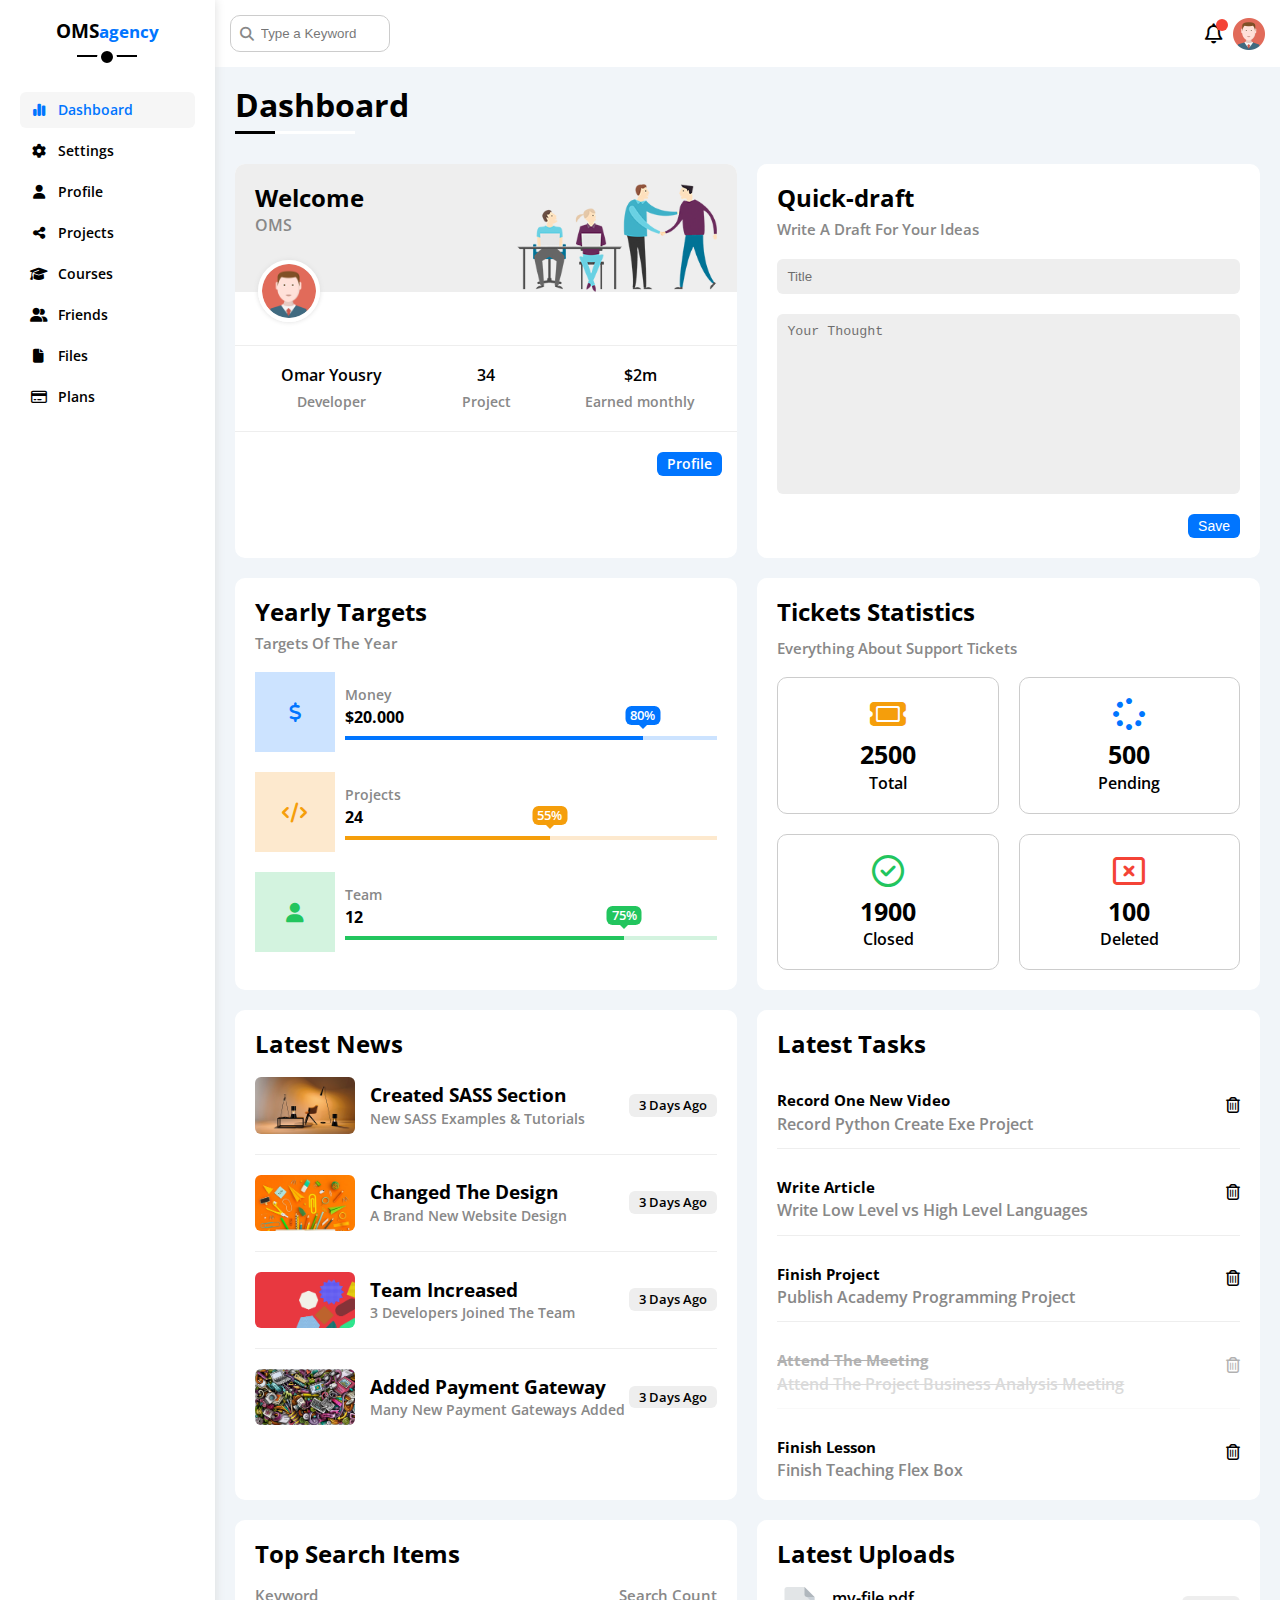
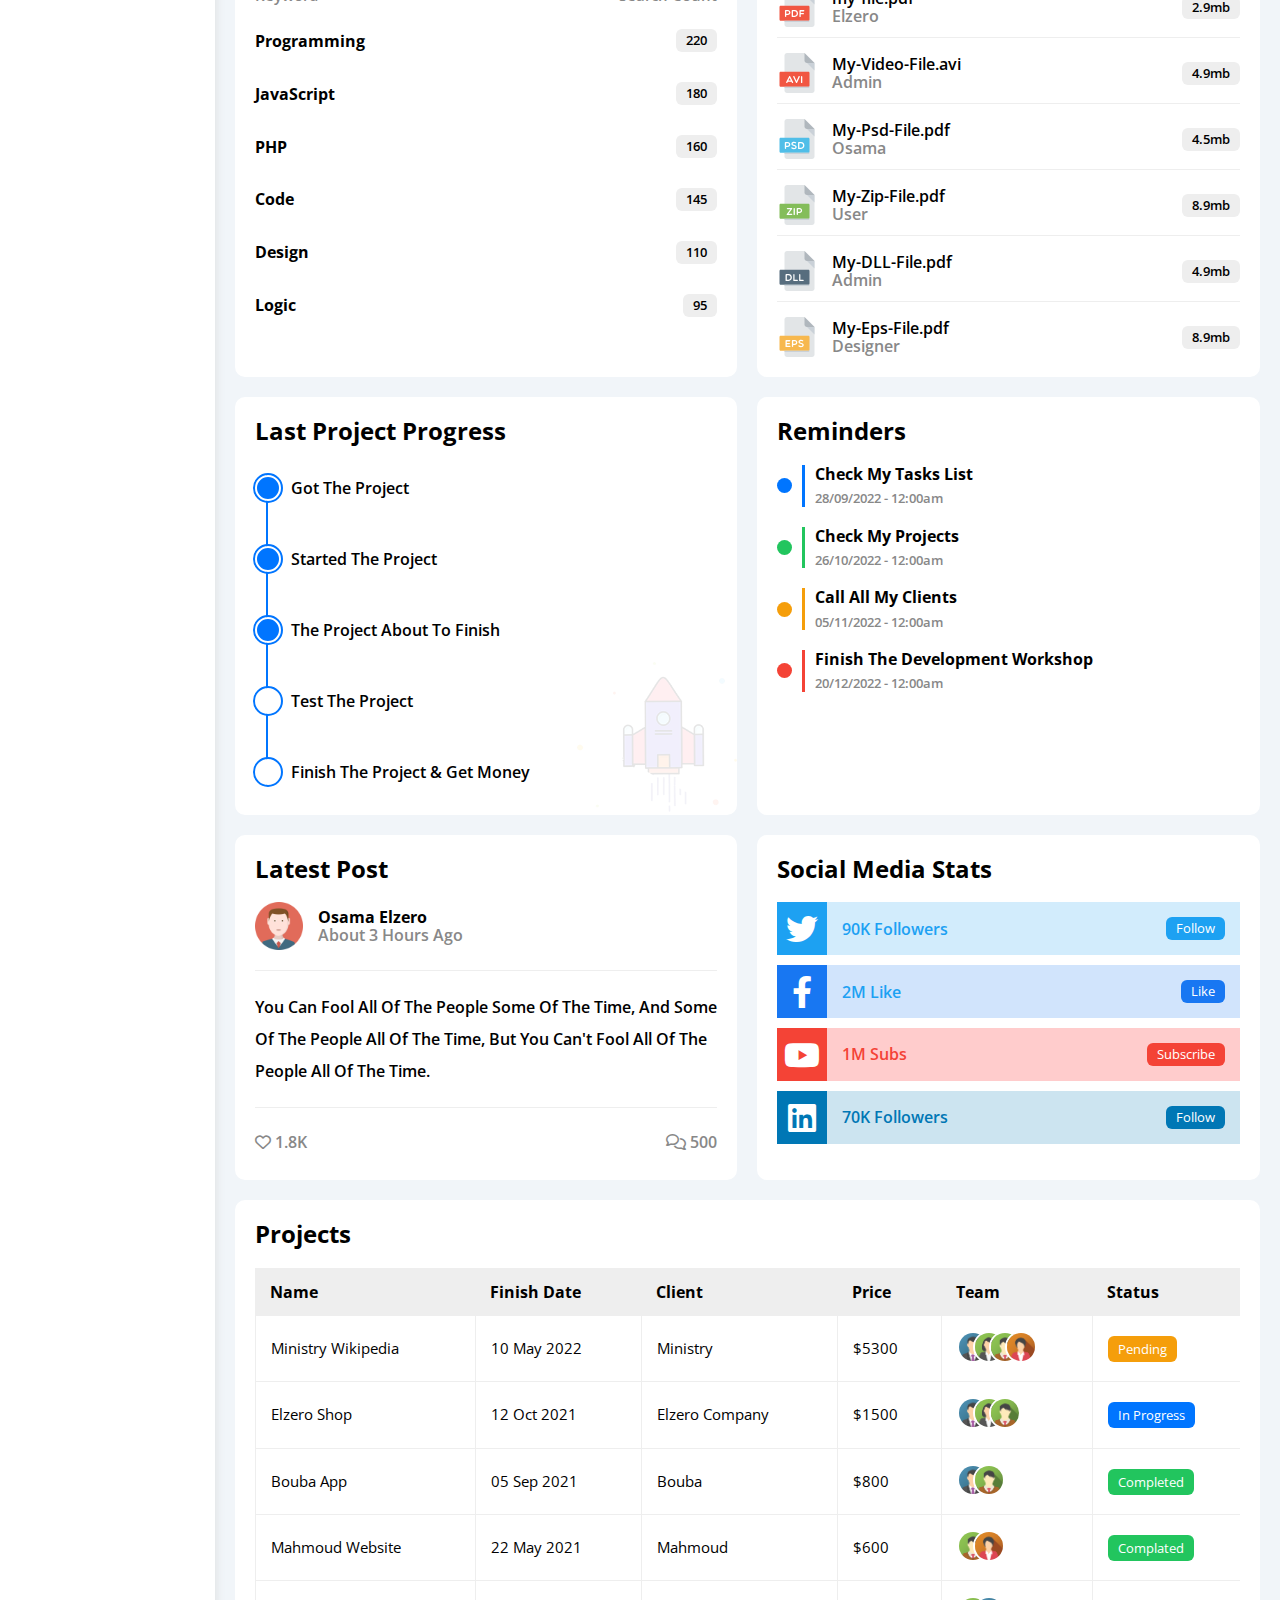
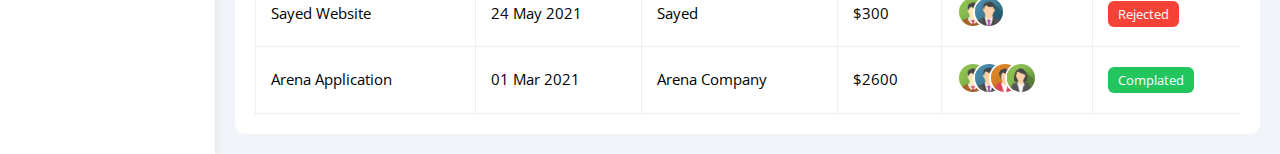
<file: index.html>
<!DOCTYPE html>
<html lang="en">
  <head>
    <meta charset="UTF-8" />
    <meta name="viewport" content="width=device-width, initial-scale=1.0" />
    <title>Dashboard</title>
    <!-- font awesome library -->
    <link rel="stylesheet" href="css/all.min.css" />
    <!-- normalize library -->
    <link rel="stylesheet" href="css/normalize.css" />
    <!-- framwork style file -->
    <link rel="stylesheet" href="css/framwork.css" />
    <!-- main style file -->
    <link rel="stylesheet" href="css/style.css" />
    <!-- google fonts -->
    <link rel="preconnect" href="https://fonts.googleapis.com" />
    <link rel="preconnect" href="https://fonts.gstatic.com" crossorigin />
    <link
      href="https://fonts.googleapis.com/css2?family=Open+Sans:wght@300;400;600;700;800&display=swap"
      rel="stylesheet"
    />
  </head>
  <body>
    <div class="page d-flex">
      <div class="sidebar p-relative p-20 bg-white">
        <h3 class="txt-c p-relative mt-0">OMS<span>agency</span></h3>
        <ul class="links">
          <li>
            <a
              href="index.html"
              class="active p-10 rad-6 fs-14 c-black d-flex align-center"
            >
              <i class="fa-solid fa-chart-simple fa-fw"></i>
              <span>Dashboard</span>
            </a>
          </li>
          <li>
            <a
              href="settings.html"
              class="p-10 rad-6 fs-14 c-black d-flex align-center"
            >
              <i class="fa-solid fa-gear fa-fw"></i>
              <span>Settings</span>
            </a>
          </li>
          <li>
            <a
              href="profile.html"
              class="p-10 rad-6 fs-14 c-black d-flex align-center"
            >
              <i class="fa-solid fa-user fa-fw"></i>
              <span>Profile</span>
            </a>
          </li>
          <li>
            <a
              href="Projects.html"
              class="p-10 rad-6 fs-14 c-black d-flex align-center"
            >
              <i class="fa-solid fa-share-nodes fa-fw"></i>
              <span>Projects</span>
            </a>
          </li>
          <li>
            <a
              href="Courses.html"
              class="p-10 rad-6 fs-14 c-black d-flex align-center"
            >
              <i class="fa-solid fa-graduation-cap fa-fw"></i>
              <span>Courses</span>
            </a>
          </li>
          <li>
            <a
              href="Friends.html"
              class="p-10 rad-6 fs-14 c-black d-flex align-center"
            >
              <i class="fa-solid fa-user-group fa-fw"></i>
              <span>Friends</span>
            </a>
          </li>
          <li>
            <a
              href="Files.html"
              class="p-10 rad-6 fs-14 c-black d-flex align-center"
            >
              <i class="fa-solid fa-file fa-fw"></i>
              <span>Files</span>
            </a>
          </li>
          <li>
            <a
              href="Plans.html"
              class="p-10 rad-6 fs-14 c-black d-flex align-center"
            >
              <i class="fa-regular fa-credit-card fa-fw"></i>
              <span>Plans</span>
            </a>
          </li>
        </ul>
      </div>
      <div class="content w-full">
        <!-- start header -->
        <header class="f-between p-15 bg-white">
          <div class="search p-relative">
            <input
              class="p-10 rad-10"
              type="search"
              placeholder="Type a Keyword"
            />
          </div>
          <div class="icons d-flex align-center">
            <div class="notifications p-relative">
              <i class="fa-regular fa-bell fa-lg"></i>
            </div>
            <img src="images/avatar.png" />
          </div>
        </header>
        <!-- end header -->
        <h1 class="p-relative">Dashboard</h1>
        <!-- start wrapper -->
        <div class="wrapper d-grid gap-20">
          <div class="welcome bg-white rad-10 txt-c-mobile">
            <div class="intro d-flex space-between bg-eee p-20">
              <div>
                <h2 class="m-0">Welcome</h2>
                <p class="c-gray mt-5">OMS</p>
              </div>
              <img class="hide-mobile" src="images/welcome.png" alt="" />
            </div>
            <img src="images/avatar.png" class="avatar" />
            <div class="body p-20 mt-20 mb-20 d-flex txt-c d-block-mobile">
              <div>
                Omar Yousry<span class="d-block mt-10 c-gray fs-14"
                  >Developer</span
                >
              </div>
              <div>
                34<span class="d-block mt-10 c-gray fs-14">Project</span>
              </div>
              <div>
                $2m<span class="d-block mt-10 c-gray fs-14"
                  >Earned monthly</span
                >
              </div>
            </div>
            <a
              href="profile.html"
              class="visit fs-14 d-block bg-blue c-white w-fit btn-shape"
              >Profile</a
            >
          </div>
          <div class="quick-draft bg-white p-20 rad-10">
            <h2 class="mt-0 mb-10">Quick-draft</h2>
            <p class="mb-20 mt-0 fs-15 c-gray">Write A Draft For Your Ideas</p>
            <form>
              <input
                class="d-block b-none bg-eee p-10 rad-6 w-full mb-20"
                type="text"
                placeholder="Title"
              />
              <textarea
                class="d-block b-none bg-eee p-10 rad-6 w-full mb-20"
                placeholder="Your Thought"
              ></textarea>
              <input
                class="b-none bg-blue fs-14 d-block btn-shape c-white"
                type="submit"
                value="Save"
              />
            </form>
          </div>
          <div class="targets bg-white p-20 rad-10">
            <h2 class="mt-0 mb-10">Yearly Targets</h2>
            <p class="c-gray mt-0 mb-20 fs-15">Targets Of The Year</p>
            <div class="target-row mb-20 d-flex align-center">
              <div class="icon f-center money">
                <i class="fa-solid fa-dollar-sign fa-lg"></i>
              </div>
              <div class="details grow">
                <span class="fs-14 c-gray">Money</span>
                <span class="fw-b d-block mt-5 mb-10">$20.000</span>
                <div class="progress-track">
                  <div
                    class="progress bg-blue p-relative"
                    style="width: 80%"
                    data="80%"
                  ></div>
                </div>
              </div>
            </div>
            <div class="target-row mb-20 d-flex align-center">
              <div class="icon f-center projects">
                <i class="fa-solid fa-code fa-lg"></i>
              </div>
              <div class="details grow">
                <span class="fs-14 c-gray">Projects</span>
                <span class="fw-b d-block mt-5 mb-10">24</span>
                <div class="progress-track">
                  <div
                    class="progress bg-orange p-relative"
                    style="width: 55%"
                    data="55%"
                  ></div>
                </div>
              </div>
            </div>
            <div class="target-row d-flex align-center">
              <div class="icon f-center team">
                <i class="fa-solid fa-user fa-lg"></i>
              </div>
              <div class="details grow">
                <span class="fs-14 c-gray">Team</span>
                <span class="fw-b d-block mt-5 mb-10">12</span>
                <div class="progress-track">
                  <div
                    class="progress bg-green p-relative"
                    style="width: 75%"
                    data="75%"
                  ></div>
                </div>
              </div>
            </div>
          </div>
          <div class="tickets bg-white p-20 rad-10">
            <h2 class="mt-0 mb-10">Tickets Statistics</h2>
            <p class="mb-20 c-gray fs-15">Everything About Support Tickets</p>
            <div class="d-flex txt-c wrap gap-20">
              <div class="box p-20 rad-10">
                <i class="fa-solid fa-ticket fa-2x c-orange"></i>
                <span class="d-block fw-b mb-5 fs-25 mt-10">2500</span>
                Total
              </div>
              <div class="box p-20 rad-10">
                <i class="fa-solid fa-spinner fa-2x c-blue"></i>
                <span class="d-block fw-b mb-5 fs-25 mt-10">500</span>
                Pending
              </div>
              <div class="box p-20 rad-10">
                <i class="fa-regular fa-circle-check fa-2x c-green"></i>
                <span class="d-block fw-b mb-5 fs-25 mt-10">1900</span>
                Closed
              </div>
              <div class="box p-20 rad-10">
                <i class="fa-regular fa-rectangle-xmark fa-2x c-red"></i>
                <span class="d-block fw-b mb-5 fs-25 mt-10">100</span>
                Deleted
              </div>
            </div>
          </div>
          <div class="latest-news bg-white rad-10 p-20 txt-c-mobile">
            <h2 class="mt-0 mb-20">Latest News</h2>
            <div class="news-row d-flex align-center d-block-mobile">
              <img class="rad-6" src="images/news-01.png" />
              <div class="info grow">
                <h3 class="mb-5 mt-0">Created SASS Section</h3>
                <p class="c-gray fs-14 m-0">New SASS Examples & Tutorials</p>
              </div>
              <div class="time fs-13 btn-shape bg-eee">3 Days Ago</div>
            </div>
            <div class="news-row d-flex align-center d-block-mobile">
              <img class="rad-6" src="images/news-02.png" />
              <div class="info grow">
                <h3 class="mb-5 mt-0">Changed The Design</h3>
                <p class="c-gray fs-14 m-0">A Brand New Website Design</p>
              </div>
              <div class="time fs-13 btn-shape bg-eee">3 Days Ago</div>
            </div>
            <div class="news-row d-flex align-center d-block-mobile">
              <img class="rad-6" src="images/news-03.png" />
              <div class="info grow">
                <h3 class="mb-5 mt-0">Team Increased</h3>
                <p class="c-gray fs-14 m-0">3 Developers Joined The Team</p>
              </div>
              <div class="time fs-13 btn-shape bg-eee">3 Days Ago</div>
            </div>
            <div class="news-row d-flex align-center d-block-mobile">
              <img class="rad-6" src="images/news-04.png" />
              <div class="info grow">
                <h3 class="mb-5 mt-0">Added Payment Gateway</h3>
                <p class="c-gray fs-14 m-0">Many New Payment Gateways Added</p>
              </div>
              <div class="time fs-13 btn-shape bg-eee">3 Days Ago</div>
            </div>
          </div>
          <div class="latest-tasks bg-white rad-10 p-20">
            <h2 class="mt-0 mb-20">Latest Tasks</h2>
            <div class="task-row f-between">
              <div class="info grow">
                <h3 class="mb-5 mt0 fs-15">Record One New Video</h3>
                <p class="c-gray m-0">Record Python Create Exe Project</p>
              </div>
              <i class="fa-regular fa-trash-can delete"></i>
            </div>
            <div class="task-row f-between">
              <div class="info grow">
                <h3 class="mb-5 mt0 fs-15">Write Article</h3>
                <p class="c-gray m-0">
                  Write Low Level vs High Level Languages
                </p>
              </div>
              <i class="fa-regular fa-trash-can delete"></i>
            </div>
            <div class="task-row f-between">
              <div class="info grow">
                <h3 class="mb-5 mt0 fs-15">Finish Project</h3>
                <p class="c-gray m-0">Publish Academy Programming Project</p>
              </div>
              <i class="fa-regular fa-trash-can delete"></i>
            </div>
            <div class="task-row f-between done">
              <div class="info grow">
                <h3 class="mb-5 mt0 fs-15">Attend The Meeting</h3>
                <p class="c-gray m-0">
                  Attend The Project Business Analysis Meeting
                </p>
              </div>
              <i class="fa-regular fa-trash-can"></i>
            </div>
            <div class="task-row f-between">
              <div class="info grow">
                <h3 class="mb-5 mt0 fs-15">Finish Lesson</h3>
                <p class="c-gray m-0">Finish Teaching Flex Box</p>
              </div>
              <i class="fa-regular fa-trash-can delete"></i>
            </div>
          </div>
          <div class="search-items p-20 rad-10 bg-white">
            <h2 class="mt-0 mb-20">Top Search Items</h2>
            <div class="keyword f-between c-gray fs-15 mb-10">
              <div>Keyword</div>
              <div>Search Count</div>
            </div>
            <div class="item f-between pt-15 pb-15">
              <span class="fw-b">Programming</span>
              <span class="btn-shape bg-eee fs-13">220</span>
            </div>
            <div class="item f-between pt-15 pb-15">
              <span class="fw-b">JavaScript</span>
              <span class="btn-shape bg-eee fs-13">180</span>
            </div>
            <div class="item f-between pt-15 pb-15">
              <span class="fw-b">PHP</span>
              <span class="btn-shape bg-eee fs-13">160</span>
            </div>
            <div class="item f-between pt-15 pb-15">
              <span class="fw-b">Code</span>
              <span class="btn-shape bg-eee fs-13">145</span>
            </div>
            <div class="item f-between pt-15 pb-15">
              <span class="fw-b">Design</span>
              <span class="btn-shape bg-eee fs-13">110</span>
            </div>
            <div class="item f-between pt-15 pb-15">
              <span class="fw-b">Logic</span>
              <span class="btn-shape bg-eee fs-13">95 </span>
            </div>
          </div>
          <div class="latest-upload p-20 rad-10 bg-white">
            <h2 class="mt-0 mb-20">Latest Uploads</h2>
            <ul class="m-0">
              <li class="d-flex pb-10 f-center">
                <img src="images/pdf.svg" />
                <div class="info grow">
                  <span>my-file.pdf</span>
                  <span class="c-gray d-block">Elzero</span>
                </div>
                <span class="btn-shape bg-eee fs-13">2.9mb</span>
              </li>
              <li class="d-flex pb-10 f-center">
                <img src="images/avi.svg" />
                <div class="info grow">
                  <span>My-Video-File.avi </span>
                  <span class="c-gray d-block">Admin</span>
                </div>
                <span class="btn-shape bg-eee fs-13">4.9mb</span>
              </li>
              <li class="d-flex pb-10 f-center">
                <img src="images/psd.svg" />
                <div class="info grow">
                  <span>My-Psd-File.pdf </span>
                  <span class="c-gray d-block">Osama</span>
                </div>
                <span class="btn-shape bg-eee fs-13">4.5mb</span>
              </li>
              <li class="d-flex pb-10 f-center">
                <img src="images/zip.svg" />
                <div class="info grow">
                  <span>My-Zip-File.pdf </span>
                  <span class="c-gray d-block">User</span>
                </div>
                <span class="btn-shape bg-eee fs-13">8.9mb</span>
              </li>
              <li class="d-flex pb-10 f-center">
                <img src="images/dll.svg" />
                <div class="info grow">
                  <span>My-DLL-File.pdf</span>
                  <span class="c-gray d-block">Admin</span>
                </div>
                <span class="btn-shape bg-eee fs-13">4.9mb</span>
              </li>
              <li class="d-flex f-center">
                <img src="images/eps.svg" />
                <div class="info grow">
                  <span>My-Eps-File.pdf </span>
                  <span class="c-gray d-block">Designer</span>
                </div>
                <span class="btn-shape bg-eee fs-13">8.9mb</span>
              </li>
            </ul>
          </div>
          <div class="last-project p-20 rad-10 bg-white p-relative">
            <h2 class="mt-0 mb-20">Last Project Progress</h2>
            <ul class="m-0 p-relative">
              <li class="mb-25 d-flex align-center p-relative done">
                Got The Project
              </li>
              <li class="mb-25 d-flex align-center p-relative done">
                Started The Project
              </li>
              <li class="mb-25 d-flex align-center p-relative done">
                The Project About To Finish
              </li>
              <li class="mb-25 d-flex align-center p-relative current">
                Test The Project
              </li>
              <li class="p-relative d-flex align-center">
                Finish The Project & Get Money
              </li>
            </ul>
            <img class="hide-mobile" src="images/project.png" alt="" />
          </div>
          <div class="reminders p-20 rad-10 bg-white">
            <h2 class="mt-0 mb-20">Reminders</h2>
            <ul class="m-0">
              <li class="blue d-flex align-center mb-20">
                <div class="pl-10">
                  <span class="d-block mb-5 fs-15s fw-b"
                    >Check My Tasks List</span
                  >
                  <span class="fs-13 c-gray">28/09/2022 - 12:00am</span>
                </div>
              </li>
              <li class="green d-flex align-center mb-20">
                <div class="pl-10">
                  <span class="d-block mb-5 fs-15s fw-b"
                    >Check My Projects</span
                  >
                  <span class="fs-13 c-gray">26/10/2022 - 12:00am</span>
                </div>
              </li>
              <li class="orange d-flex align-center mb-20">
                <div class="pl-10">
                  <span class="d-block mb-5 fs-15s fw-b"
                    >Call All My Clients</span
                  >
                  <span class="fs-13 c-gray">05/11/2022 - 12:00am</span>
                </div>
              </li>
              <li class="red d-flex align-center mb-20">
                <div class="pl-10">
                  <span class="d-block mb-5 fs-15s fw-b"
                    >Finish The Development Workshop</span
                  >
                  <span class="fs-13 c-gray">20/12/2022 - 12:00am</span>
                </div>
              </li>
            </ul>
          </div>
          <div class="latest-post p-20 rad-10 bg-white">
            <h2 class="mt-0 mb-20">Latest Post</h2>
            <div class="user d-flex f-center mb-20">
              <img src="images/avatar.png" />
              <div class="info grow">
                <span class="d-block fw-b">Osama Elzero</span>
                <span class="c-gray">About 3 Hours Ago</span>
              </div>
            </div>
            <p class="mb-20 mt-20 pb-20 pt-20">
              You Can Fool All Of The People Some Of The Time, And Some Of The
              People All Of The Time, But You Can't Fool All Of The People All
              Of The Time.
            </p>
            <div class="reactions d-flex f-between pt-5 pb-5 c-gray">
              <div class="loves">
                <i class="fa-regular fa-heart"></i>
                <span>1.8K</span>
              </div>
              <div class="comments">
                <i class="fa-regular fa-comments"></i>
                <span>500</span>
              </div>
            </div>
          </div>
          <div class="social-stats p-20 rad-10 bg-white">
            <h2 class="mt-0 mb-20">Social Media Stats</h2>
            <ul class="links">
              <li class="twitter mb-10 d-flex">
                <div class="icon">
                  <i class="fa-brands fa-twitter"></i>
                </div>
                <div class="d-flex f-between p-15 grow">
                  <span>90K Followers</span>
                  <a class="btn-shape d-block fs-13">Follow</a>
                </div>
              </li>
              <li class="facebook mb-10 d-flex">
                <div class="icon">
                  <i class="fa-brands fa-facebook-f"></i>
                </div>
                <div class="d-flex f-between p-15 grow">
                  <span>2M Like </span>
                  <a class="btn-shape d-block fs-13">Like</a>
                </div>
              </li>
              <li class="youtube mb-10 d-flex">
                <div class="icon">
                  <i class="fa-brands fa-youtube"></i>
                </div>
                <div class="d-flex f-between p-15 grow">
                  <span>1M Subs </span>
                  <a class="btn-shape d-block fs-13">Subscribe</a>
                </div>
              </li>
              <li class="linkedin mb-10 d-flex">
                <div class="icon">
                  <i class="fa-brands fa-linkedin"></i>
                </div>
                <div class="d-flex f-between p-15 grow">
                  <span>70K Followers </span>
                  <a class="btn-shape d-block fs-13">Follow</a>
                </div>
              </li>
            </ul>
          </div>
        </div>
        <!-- end wrapper -->
        <!-- start projects -->
        <div class="projects-section p-20 rad-10 bg-white m-20">
          <h2 class="mt-0 mb-20">Projects</h2>
          <div class="responsive-table">
            <table class="w-full">
              <thead>
                <tr>
                  <td>Name</td>
                  <td>Finish Date</td>
                  <td>Client</td>
                  <td>Price</td>
                  <td>Team</td>
                  <td>Status</td>
                </tr>
              </thead>
              <tbody>
                <tr>
                  <td>Ministry Wikipedia</td>
                  <td>10 May 2022</td>
                  <td>Ministry</td>
                  <td>$5300</td>
                  <td>
                    <img src="images/team-01.png" />
                    <img src="images/team-02.png" />
                    <img src="images/team-03.png" />
                    <img src="images/team-04.png" />
                  </td>
                  <td>
                    <a href="#" class="btn-shape pending c-white fs-13"
                      >Pending</a
                    >
                  </td>
                </tr>
                <tr>
                  <td>Elzero Shop</td>
                  <td>12 Oct 2021</td>
                  <td>Elzero Company</td>
                  <td>$1500</td>
                  <td>
                    <img src="images/team-01.png" />
                    <img src="images/team-02.png" />
                    <img src="images/team-03.png" />
                  </td>
                  <td>
                    <a href="#" class="btn-shape in-progress c-white fs-13"
                      >In Progress</a
                    >
                  </td>
                </tr>
                <tr>
                  <td>Bouba App</td>
                  <td>05 Sep 2021</td>
                  <td>Bouba</td>
                  <td>$800</td>
                  <td>
                    <img src="images/team-01.png" />
                    <img src="images/team-03.png" />
                  </td>
                  <td>
                    <a href="#" class="btn-shape complated c-white fs-13"
                      >Completed</a
                    >
                  </td>
                </tr>
                <tr>
                  <td>Mahmoud Website</td>
                  <td>22 May 2021</td>
                  <td>Mahmoud</td>
                  <td>$600</td>
                  <td>
                    <img src="images/team-03.png" />
                    <img src="images/team-04.png" />
                  </td>
                  <td>
                    <a href="#" class="btn-shape complated c-white fs-13"
                      >Complated</a
                    >
                  </td>
                </tr>
                <tr>
                  <td>Sayed Website</td>
                  <td>24 May 2021</td>
                  <td>Sayed</td>
                  <td>$300</td>
                  <td>
                    <img src="images/team-03.png" />
                    <img src="images/team-01.png" />
                  </td>
                  <td>
                    <a href="#" class="btn-shape rejected c-white fs-13"
                      >Rejected</a
                    >
                  </td>
                </tr>
                <tr>
                  <td>Arena Application</td>
                  <td>01 Mar 2021</td>
                  <td>Arena Company</td>
                  <td>$2600</td>
                  <td>
                    <img src="images/team-03.png" />
                    <img src="images/team-01.png" />
                    <img src="images/team-04.png" />
                    <img src="images/team-02.png" />
                  </td>
                  <td>
                    <a href="#" class="btn-shape complated c-white fs-13"
                      >Complated</a
                    >
                  </td>
                </tr>
              </tbody>
            </table>
          </div>
        </div>
        <!-- end projects -->
      </div>
    </div>
  </body>
</html>
</file>
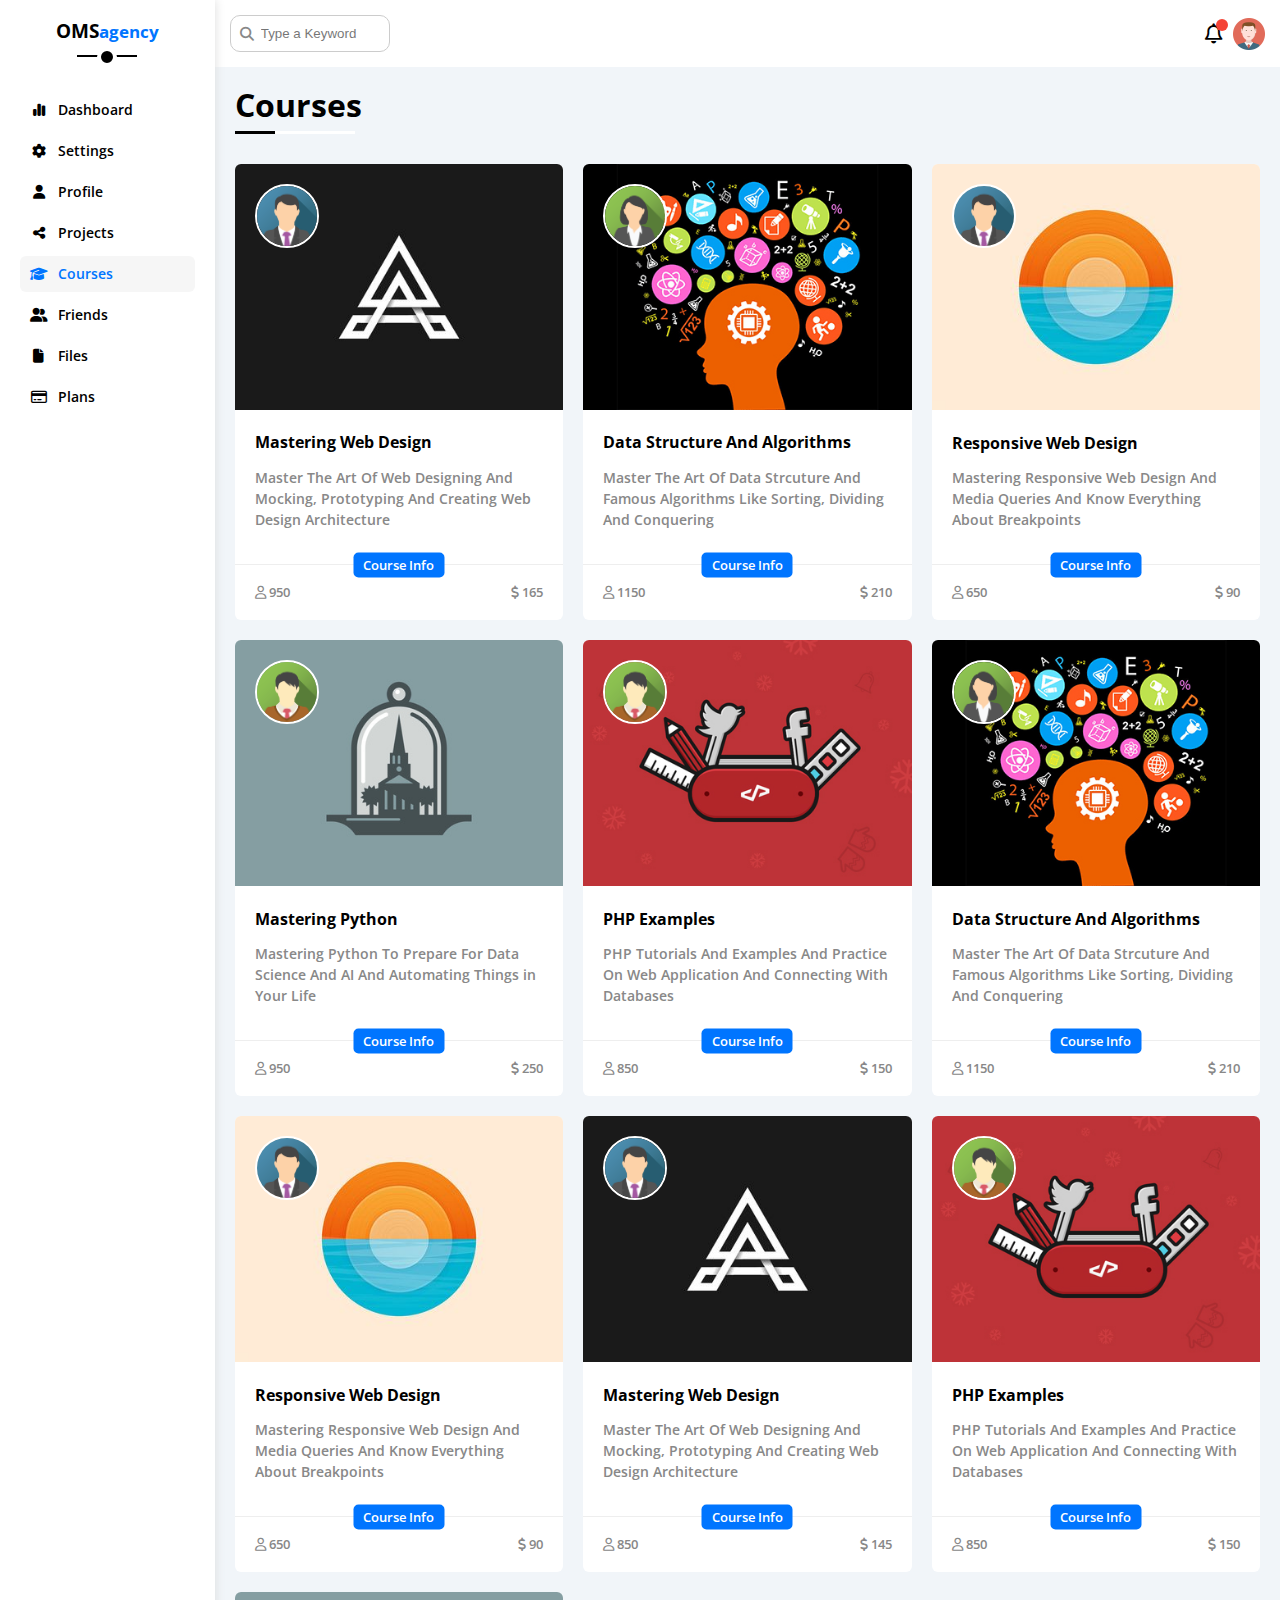
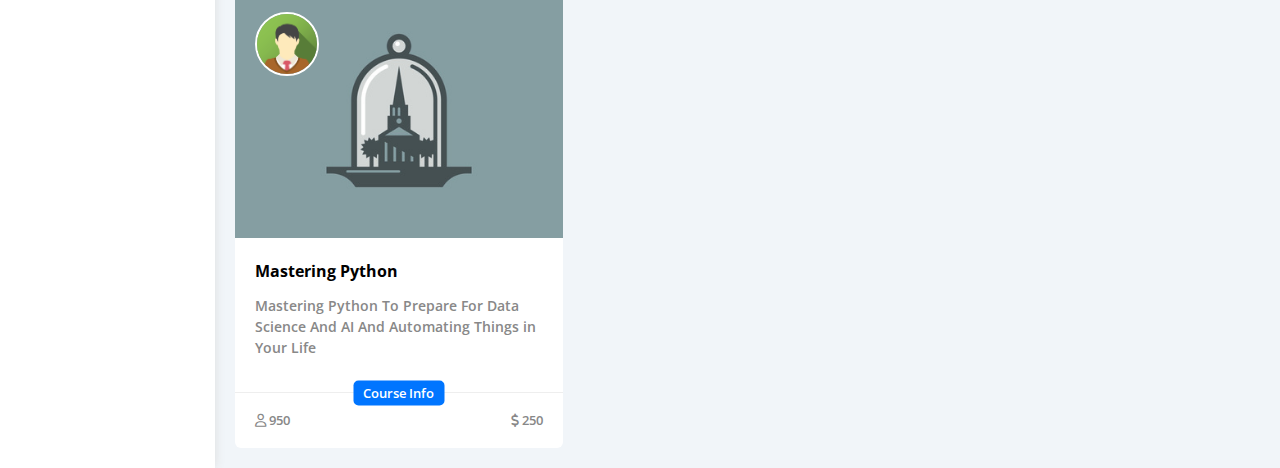
<file: Courses.html>
<!DOCTYPE html>
<html lang="en">
  <head>
    <meta charset="UTF-8" />
    <meta name="viewport" content="width=device-width, initial-scale=1.0" />
    <title>Courses</title>
    <!-- font awesome library -->
    <link rel="stylesheet" href="css/all.min.css" />
    <!-- normalize library -->
    <link rel="stylesheet" href="css/normalize.css" />
    <!-- framwork style file -->
    <link rel="stylesheet" href="css/framwork.css" />
    <!-- main style file -->
    <link rel="stylesheet" href="css/style.css" />
    <!-- google fonts -->
    <link rel="preconnect" href="https://fonts.googleapis.com" />
    <link rel="preconnect" href="https://fonts.gstatic.com" crossorigin />
    <link
      href="https://fonts.googleapis.com/css2?family=Open+Sans:wght@300;400;600;700;800&display=swap"
      rel="stylesheet"
    />
  </head>
  <body>
    <div class="page d-flex">
      <div class="sidebar p-relative p-20 bg-white">
        <h3 class="txt-c p-relative mt-0">OMS<span>agency</span></h3>
        <ul class="links">
          <li>
            <a
              href="index.html"
              class="p-10 rad-6 fs-14 c-black d-flex align-center"
            >
              <i class="fa-solid fa-chart-simple fa-fw"></i>
              <span>Dashboard</span>
            </a>
          </li>
          <li>
            <a
              href="settings.html"
              class="p-10 rad-6 fs-14 c-black d-flex align-center"
            >
              <i class="fa-solid fa-gear fa-fw"></i>
              <span>Settings</span>
            </a>
          </li>
          <li>
            <a
              href="profile.html"
              class="p-10 rad-6 fs-14 c-black d-flex align-center"
            >
              <i class="fa-solid fa-user fa-fw"></i>
              <span>Profile</span>
            </a>
          </li>
          <li>
            <a
              href="Projects.html"
              class="p-10 rad-6 fs-14 c-black d-flex align-center"
            >
              <i class="fa-solid fa-share-nodes fa-fw"></i>
              <span>Projects</span>
            </a>
          </li>
          <li>
            <a
              href="Courses.html"
              class="active p-10 rad-6 fs-14 c-black d-flex align-center"
            >
              <i class="fa-solid fa-graduation-cap fa-fw"></i>
              <span>Courses</span>
            </a>
          </li>
          <li>
            <a
              href="Friends.html"
              class="p-10 rad-6 fs-14 c-black d-flex align-center"
            >
              <i class="fa-solid fa-user-group fa-fw"></i>
              <span>Friends</span>
            </a>
          </li>
          <li>
            <a
              href="Files.html"
              class="p-10 rad-6 fs-14 c-black d-flex align-center"
            >
              <i class="fa-solid fa-file fa-fw"></i>
              <span>Files</span>
            </a>
          </li>
          <li>
            <a
              href="Plans.html"
              class="p-10 rad-6 fs-14 c-black d-flex align-center"
            >
              <i class="fa-regular fa-credit-card fa-fw"></i>
              <span>Plans</span>
            </a>
          </li>
        </ul>
      </div>
      <div class="content w-full">
        <!-- start header -->
        <header class="f-between p-15 bg-white">
          <div class="search p-relative">
            <input
              class="p-10 rad-10"
              type="search"
              placeholder="Type a Keyword"
            />
          </div>
          <div class="icons d-flex align-center">
            <div class="notifications p-relative">
              <i class="fa-regular fa-bell fa-lg"></i>
            </div>
            <img src="images/avatar.png" />
          </div>
        </header>
        <!-- end header -->
        <h1 class="p-relative">Courses</h1>
        <div class="courses-page m-20 d-grid gap-20">
          <div class="courses-box rad-6 bg-white">
            <img class="person" src="images/team-01.png" alt="Team person" />
            <img src="images/course-01.jpg" alt="Course Background" />
            <div class="text p-20">
              <h4 class="m-0 mb-15">Mastering Web Design</h4>
              <p class="c-gray fs-14">
                Master The Art Of Web Designing And Mocking, Prototyping And
                Creating Web Design Architecture
              </p>
            </div>
            <div class="bottom f-between">
              <a href="#" class="bg-blue c-white fs-13">Course Info</a>
              <div class="people c-gray fs-13">
                <i class="fa-regular fa-user"></i>
                950
              </div>
              <div class="price c-gray fs-13">
                <i class="fa-solid fa-dollar-sign"></i>
                165
              </div>
            </div>
          </div>

          <div class="courses-box rad-6 bg-white">
            <img class="person" src="images/team-02.png" alt="Team person" />
            <img src="images/course-02.jpg" alt="Course Background" />
            <div class="text p-20">
              <h4 class="m-0 mb-15">Data Structure And Algorithms</h4>
              <p class="c-gray fs-14">
                Master The Art Of Data Strcuture And Famous Algorithms Like
                Sorting, Dividing And Conquering
              </p>
            </div>
            <div class="bottom f-between">
              <a href="#" class="bg-blue c-white fs-13">Course Info</a>
              <div class="people c-gray fs-13">
                <i class="fa-regular fa-user"></i>
                1150
              </div>
              <div class="price c-gray fs-13">
                <i class="fa-solid fa-dollar-sign"></i>
                210
              </div>
            </div>
          </div>

          <div class="courses-box rad-6 bg-white">
            <img class="person" src="images/team-01.png" alt="Team person" />
            <img src="images/course-03.jpg" alt="Course Background" />
            <div class="text p-20">
              <h4 class="m-0 mb-15">Responsive Web Design</h4>
              <p class="c-gray fs-14">
                Mastering Responsive Web Design And Media Queries And Know
                Everything About Breakpoints
              </p>
            </div>
            <div class="bottom f-between">
              <a href="#" class="bg-blue c-white fs-13">Course Info</a>
              <div class="people c-gray fs-13">
                <i class="fa-regular fa-user"></i>
                650
              </div>
              <div class="price c-gray fs-13">
                <i class="fa-solid fa-dollar-sign"></i>
                90
              </div>
            </div>
          </div>

          <div class="courses-box rad-6 bg-white">
            <img class="person" src="images/team-03.png" alt="Team person" />
            <img src="images/course-04.jpg" alt="Course Background" />
            <div class="text p-20">
              <h4 class="m-0 mb-15">Mastering Python</h4>
              <p class="c-gray fs-14">
                Mastering Python To Prepare For Data Science And AI And
                Automating Things in Your Life
              </p>
            </div>
            <div class="bottom f-between">
              <a href="#" class="bg-blue c-white fs-13">Course Info</a>
              <div class="people c-gray fs-13">
                <i class="fa-regular fa-user"></i>
                950
              </div>
              <div class="price c-gray fs-13">
                <i class="fa-solid fa-dollar-sign"></i>
                250
              </div>
            </div>
          </div>

          <div class="courses-box rad-6 bg-white">
            <img class="person" src="images/team-03.png" alt="Team person" />
            <img src="images/course-05.jpg" alt="Course Background" />
            <div class="text p-20">
              <h4 class="m-0 mb-15">PHP Examples</h4>
              <p class="c-gray fs-14">
                PHP Tutorials And Examples And Practice On Web Application And
                Connecting With Databases
              </p>
            </div>
            <div class="bottom f-between">
              <a href="#" class="bg-blue c-white fs-13">Course Info</a>
              <div class="people c-gray fs-13">
                <i class="fa-regular fa-user"></i>
                850
              </div>
              <div class="price c-gray fs-13">
                <i class="fa-solid fa-dollar-sign"></i>
                150
              </div>
            </div>
          </div>

          <div class="courses-box rad-6 bg-white">
            <img class="person" src="images/team-02.png" alt="Team person" />
            <img src="images/course-02.jpg" alt="Course Background" />
            <div class="text p-20">
              <h4 class="m-0 mb-15">Data Structure And Algorithms</h4>
              <p class="c-gray fs-14">
                Master The Art Of Data Strcuture And Famous Algorithms Like
                Sorting, Dividing And Conquering
              </p>
            </div>
            <div class="bottom f-between">
              <a href="#" class="bg-blue c-white fs-13">Course Info</a>
              <div class="people c-gray fs-13">
                <i class="fa-regular fa-user"></i>
                1150
              </div>
              <div class="price c-gray fs-13">
                <i class="fa-solid fa-dollar-sign"></i>
                210
              </div>
            </div>
          </div>

          <div class="courses-box rad-6 bg-white">
            <img class="person" src="images/team-01.png" alt="Team person" />
            <img src="images/course-03.jpg" alt="Course Background" />
            <div class="text p-20">
              <h4 class="m-0 mb-15">Responsive Web Design</h4>
              <p class="c-gray fs-14">
                Mastering Responsive Web Design And Media Queries And Know
                Everything About Breakpoints
              </p>
            </div>
            <div class="bottom f-between">
              <a href="#" class="bg-blue c-white fs-13">Course Info</a>
              <div class="people c-gray fs-13">
                <i class="fa-regular fa-user"></i>
                650
              </div>
              <div class="price c-gray fs-13">
                <i class="fa-solid fa-dollar-sign"></i>
                90
              </div>
            </div>
          </div>

          <div class="courses-box rad-6 bg-white">
            <img class="person" src="images/team-01.png" alt="Team person" />
            <img src="images/course-01.jpg" alt="Course Background" />
            <div class="text p-20">
              <h4 class="m-0 mb-15">Mastering Web Design</h4>
              <p class="c-gray fs-14">
                Master The Art Of Web Designing And Mocking, Prototyping And
                Creating Web Design Architecture
              </p>
            </div>
            <div class="bottom f-between">
              <a href="#" class="bg-blue c-white fs-13">Course Info</a>
              <div class="people c-gray fs-13">
                <i class="fa-regular fa-user"></i>
                850
              </div>
              <div class="price c-gray fs-13">
                <i class="fa-solid fa-dollar-sign"></i>
                145
              </div>
            </div>
          </div>

          <div class="courses-box rad-6 bg-white">
            <img class="person" src="images/team-03.png" alt="Team person" />
            <img src="images/course-05.jpg" alt="Course Background" />
            <div class="text p-20">
              <h4 class="m-0 mb-15">PHP Examples</h4>
              <p class="c-gray fs-14">
                PHP Tutorials And Examples And Practice On Web Application And
                Connecting With Databases
              </p>
            </div>
            <div class="bottom f-between">
              <a href="#" class="bg-blue c-white fs-13">Course Info</a>
              <div class="people c-gray fs-13">
                <i class="fa-regular fa-user"></i>
                850
              </div>
              <div class="price c-gray fs-13">
                <i class="fa-solid fa-dollar-sign"></i>
                150
              </div>
            </div>
          </div>

          <div class="courses-box rad-6 bg-white">
            <img class="person" src="images/team-03.png" alt="Team person" />
            <img src="images/course-04.jpg" alt="Course Background" />
            <div class="text p-20">
              <h4 class="m-0 mb-15">Mastering Python</h4>
              <p class="c-gray fs-14">
                Mastering Python To Prepare For Data Science And AI And
                Automating Things in Your Life
              </p>
            </div>
            <div class="bottom f-between">
              <a href="#" class="bg-blue c-white fs-13">Course Info</a>
              <div class="people c-gray fs-13">
                <i class="fa-regular fa-user"></i>
                950
              </div>
              <div class="price c-gray fs-13">
                <i class="fa-solid fa-dollar-sign"></i>
                250
              </div>
            </div>
          </div>
        </div>
      </div>
    </div>
  </body>
</html>
</file>
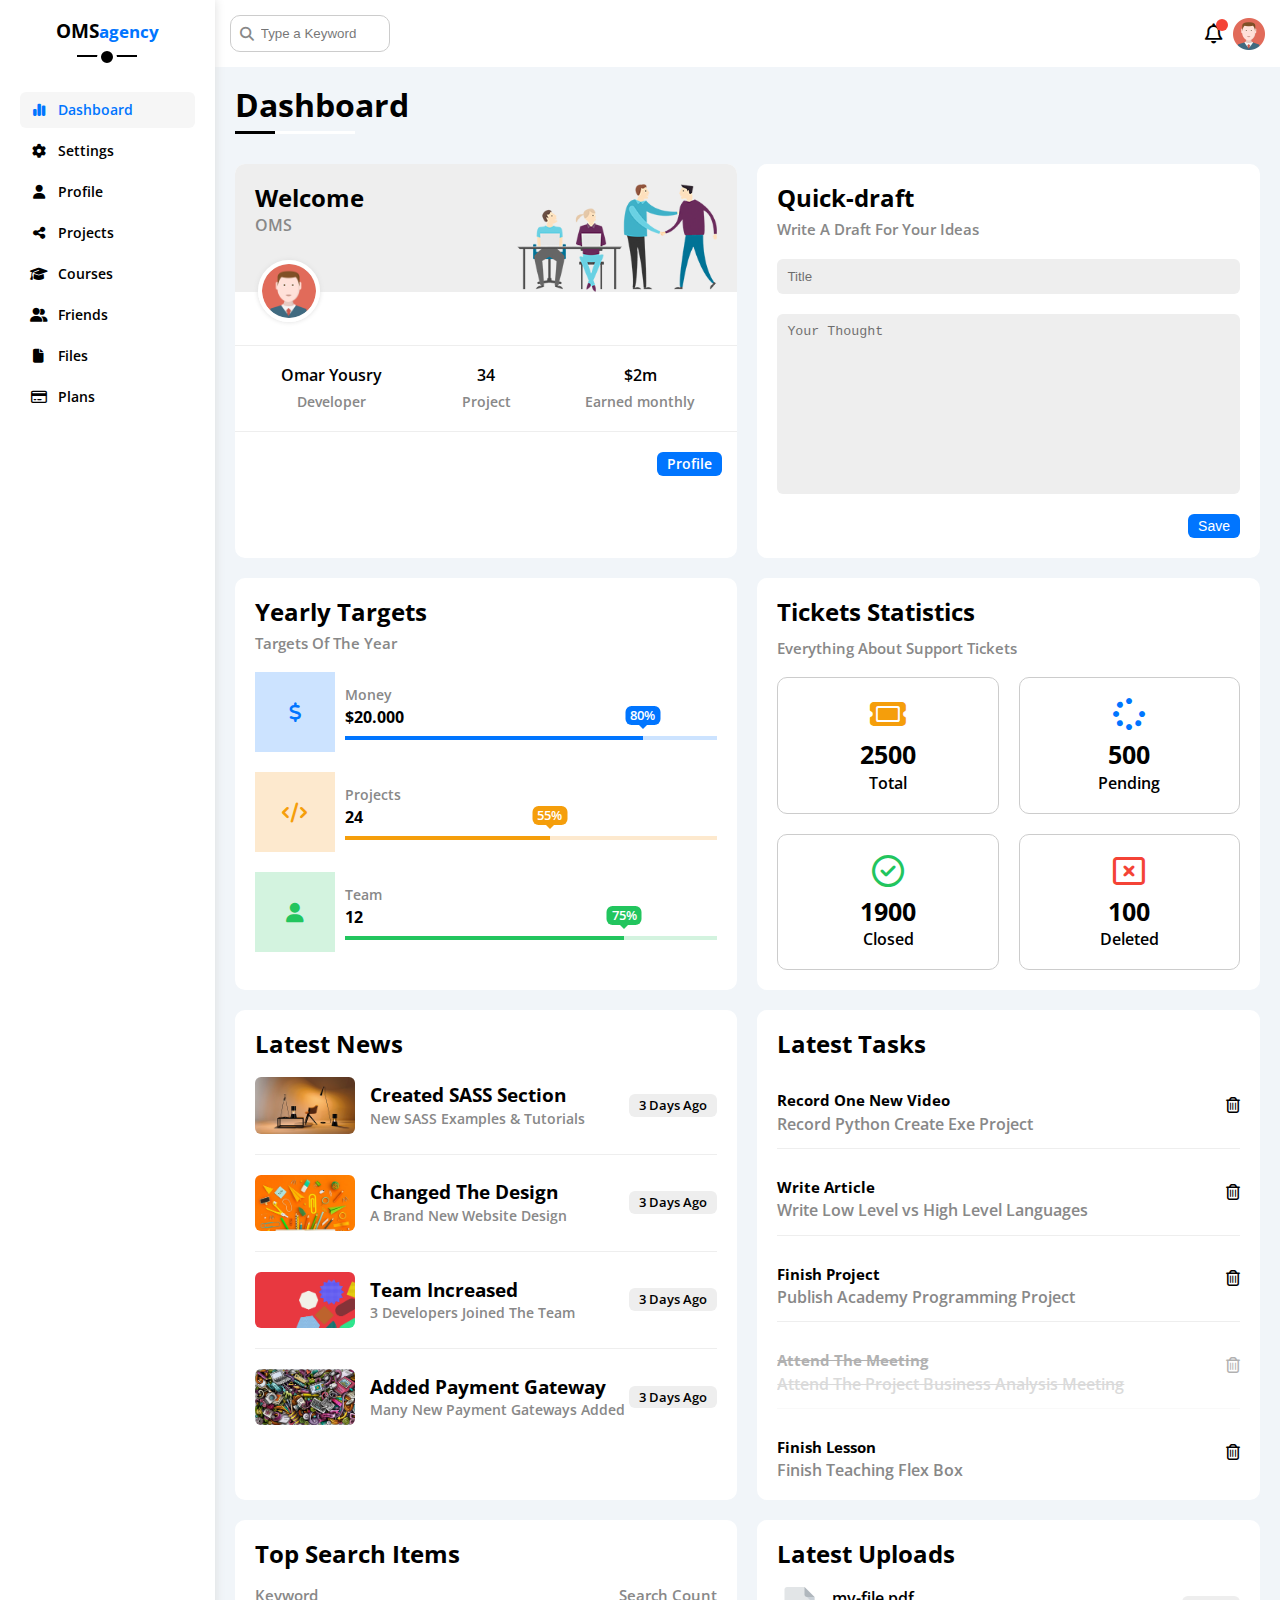
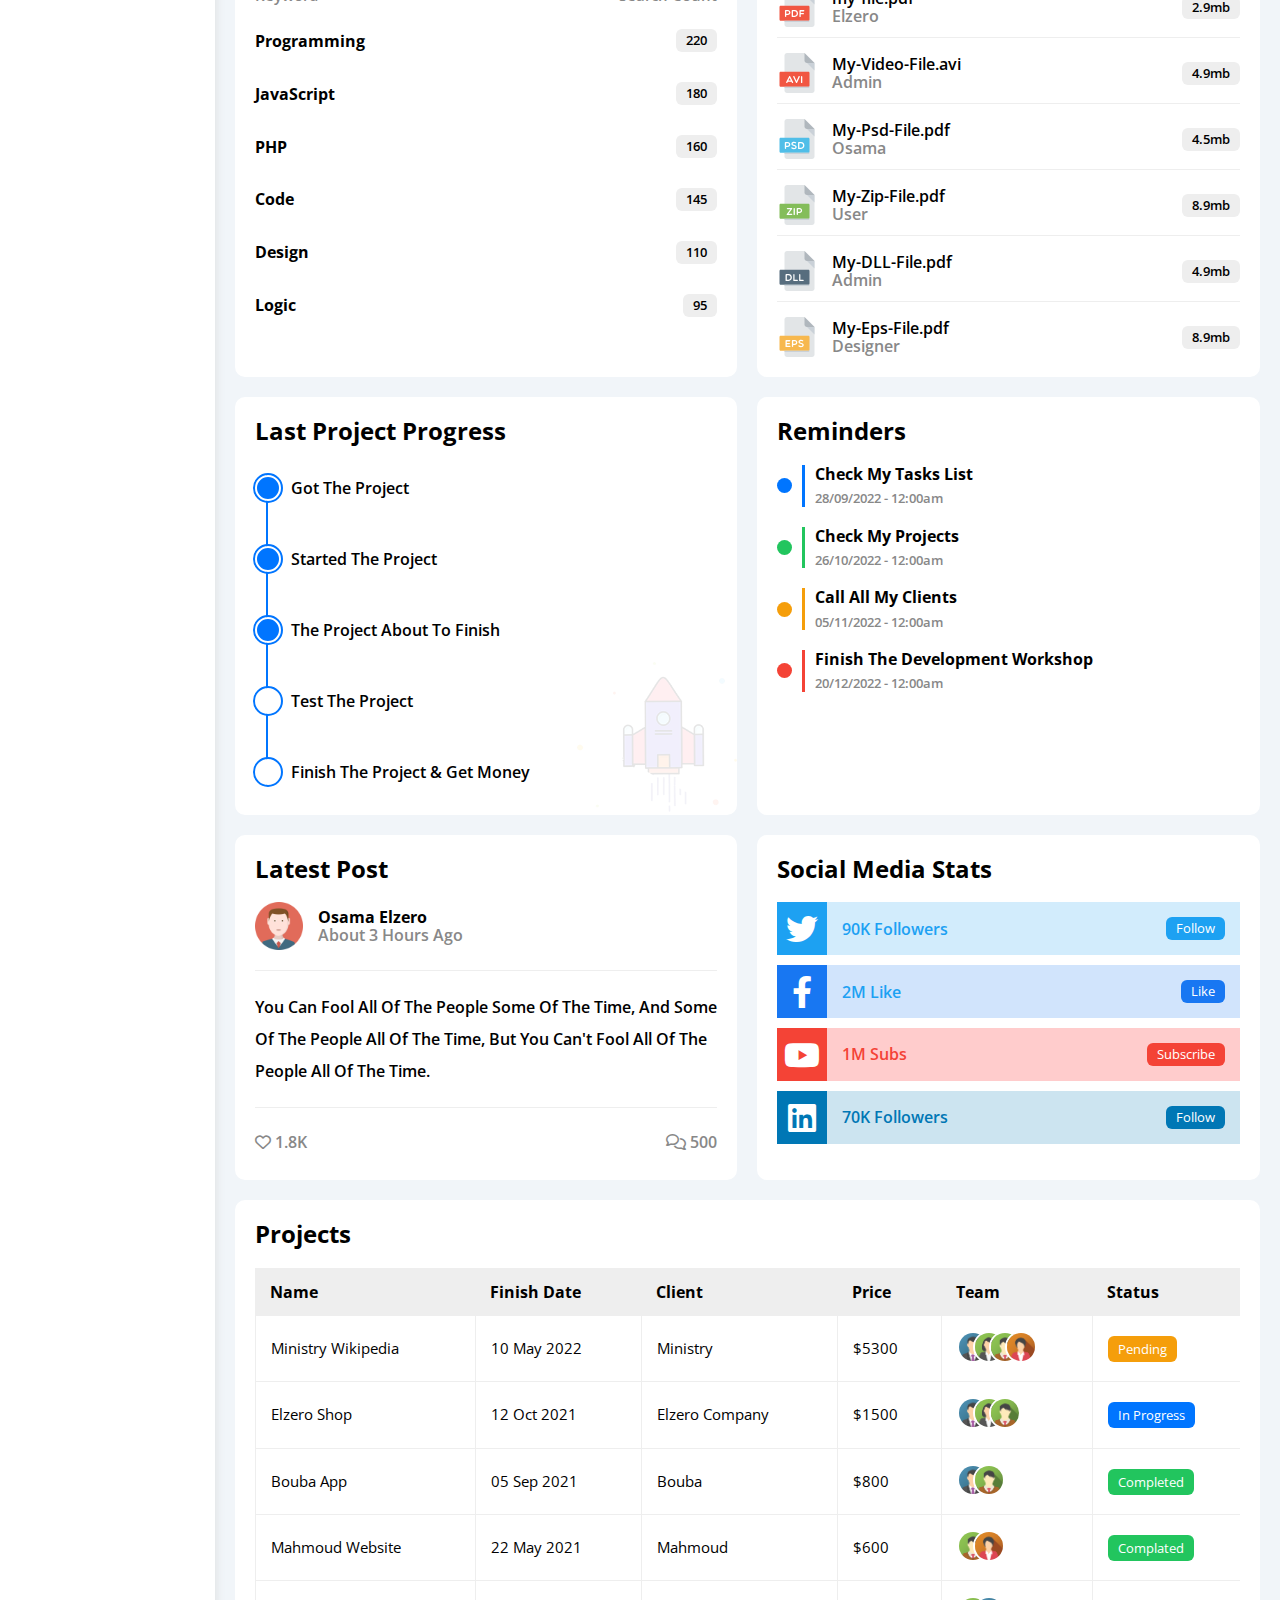
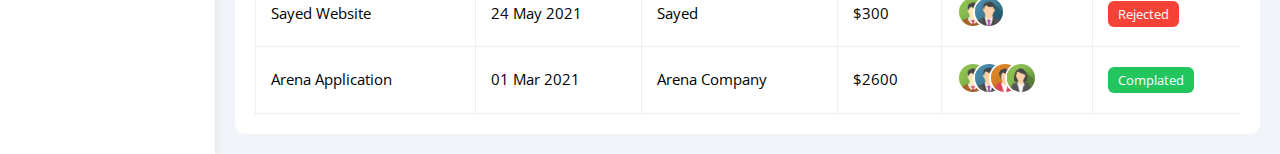
<file: Dashboard.html>
<!DOCTYPE html>
<html lang="en">
  <head>
    <meta charset="UTF-8" />
    <meta name="viewport" content="width=device-width, initial-scale=1.0" />
    <title>Dashboard</title>
    <!-- font awesome library -->
    <link rel="stylesheet" href="css/all.min.css" />
    <!-- normalize library -->
    <link rel="stylesheet" href="css/normalize.css" />
    <!-- framwork style file -->
    <link rel="stylesheet" href="css/framwork.css" />
    <!-- main style file -->
    <link rel="stylesheet" href="css/style.css" />
    <!-- google fonts -->
    <link rel="preconnect" href="https://fonts.googleapis.com" />
    <link rel="preconnect" href="https://fonts.gstatic.com" crossorigin />
    <link
      href="https://fonts.googleapis.com/css2?family=Open+Sans:wght@300;400;600;700;800&display=swap"
      rel="stylesheet"
    />
  </head>
  <body>
    <div class="page d-flex">
      <div class="sidebar p-relative p-20 bg-white">
        <h3 class="txt-c p-relative mt-0">OMS<span>agency</span></h3>
        <ul class="links">
          <li>
            <a
              href="Dashboard.html"
              class="active p-10 rad-6 fs-14 c-black d-flex align-center"
            >
              <i class="fa-solid fa-chart-simple fa-fw"></i>
              <span>Dashboard</span>
            </a>
          </li>
          <li>
            <a
              href="Settings.html"
              class="p-10 rad-6 fs-14 c-black d-flex align-center"
            >
              <i class="fa-solid fa-gear fa-fw"></i>
              <span>Settings</span>
            </a>
          </li>
          <li>
            <a
              href="Profile.html"
              class="p-10 rad-6 fs-14 c-black d-flex align-center"
            >
              <i class="fa-solid fa-user fa-fw"></i>
              <span>Profile</span>
            </a>
          </li>
          <li>
            <a
              href="Projects.html"
              class="p-10 rad-6 fs-14 c-black d-flex align-center"
            >
              <i class="fa-solid fa-share-nodes fa-fw"></i>
              <span>Projects</span>
            </a>
          </li>
          <li>
            <a
              href="Courses.html"
              class="p-10 rad-6 fs-14 c-black d-flex align-center"
            >
              <i class="fa-solid fa-graduation-cap fa-fw"></i>
              <span>Courses</span>
            </a>
          </li>
          <li>
            <a
              href="Friends.html"
              class="p-10 rad-6 fs-14 c-black d-flex align-center"
            >
              <i class="fa-solid fa-user-group fa-fw"></i>
              <span>Friends</span>
            </a>
          </li>
          <li>
            <a
              href="Files.html"
              class="p-10 rad-6 fs-14 c-black d-flex align-center"
            >
              <i class="fa-solid fa-file fa-fw"></i>
              <span>Files</span>
            </a>
          </li>
          <li>
            <a
              href="Plans.html"
              class="p-10 rad-6 fs-14 c-black d-flex align-center"
            >
              <i class="fa-regular fa-credit-card fa-fw"></i>
              <span>Plans</span>
            </a>
          </li>
        </ul>
      </div>
      <div class="content w-full">
        <!-- start header -->
        <header class="f-between p-15 bg-white">
          <div class="search p-relative">
            <input
              class="p-10 rad-10"
              type="search"
              placeholder="Type a Keyword"
            />
          </div>
          <div class="icons d-flex align-center">
            <div class="notifications p-relative">
              <i class="fa-regular fa-bell fa-lg"></i>
            </div>
            <img src="images/avatar.png" />
          </div>
        </header>
        <!-- end header -->
        <h1 class="p-relative">Dashboard</h1>
        <!-- start wrapper -->
        <div class="wrapper d-grid gap-20">
          <div class="welcome bg-white rad-10 txt-c-mobile">
            <div class="intro d-flex space-between bg-eee p-20">
              <div>
                <h2 class="m-0">Welcome</h2>
                <p class="c-gray mt-5">OMS</p>
              </div>
              <img class="hide-mobile" src="images/welcome.png" alt="" />
            </div>
            <img src="images/avatar.png" class="avatar" />
            <div class="body p-20 mt-20 mb-20 d-flex txt-c d-block-mobile">
              <div>
                Omar Yousry<span class="d-block mt-10 c-gray fs-14"
                  >Developer</span
                >
              </div>
              <div>
                34<span class="d-block mt-10 c-gray fs-14">Project</span>
              </div>
              <div>
                $2m<span class="d-block mt-10 c-gray fs-14"
                  >Earned monthly</span
                >
              </div>
            </div>
            <a
              href="Profile.html"
              class="visit fs-14 d-block bg-blue c-white w-fit btn-shape"
              >Profile</a
            >
          </div>
          <div class="quick-draft bg-white p-20 rad-10">
            <h2 class="mt-0 mb-10">Quick-draft</h2>
            <p class="mb-20 mt-0 fs-15 c-gray">Write A Draft For Your Ideas</p>
            <form>
              <input
                class="d-block b-none bg-eee p-10 rad-6 w-full mb-20"
                type="text"
                placeholder="Title"
              />
              <textarea
                class="d-block b-none bg-eee p-10 rad-6 w-full mb-20"
                placeholder="Your Thought"
              ></textarea>
              <input
                class="b-none bg-blue fs-14 d-block btn-shape c-white"
                type="submit"
                value="Save"
              />
            </form>
          </div>
          <div class="targets bg-white p-20 rad-10">
            <h2 class="mt-0 mb-10">Yearly Targets</h2>
            <p class="c-gray mt-0 mb-20 fs-15">Targets Of The Year</p>
            <div class="target-row mb-20 d-flex align-center">
              <div class="icon f-center money">
                <i class="fa-solid fa-dollar-sign fa-lg"></i>
              </div>
              <div class="details grow">
                <span class="fs-14 c-gray">Money</span>
                <span class="fw-b d-block mt-5 mb-10">$20.000</span>
                <div class="progress-track">
                  <div
                    class="progress bg-blue p-relative"
                    style="width: 80%"
                    data="80%"
                  ></div>
                </div>
              </div>
            </div>
            <div class="target-row mb-20 d-flex align-center">
              <div class="icon f-center projects">
                <i class="fa-solid fa-code fa-lg"></i>
              </div>
              <div class="details grow">
                <span class="fs-14 c-gray">Projects</span>
                <span class="fw-b d-block mt-5 mb-10">24</span>
                <div class="progress-track">
                  <div
                    class="progress bg-orange p-relative"
                    style="width: 55%"
                    data="55%"
                  ></div>
                </div>
              </div>
            </div>
            <div class="target-row d-flex align-center">
              <div class="icon f-center team">
                <i class="fa-solid fa-user fa-lg"></i>
              </div>
              <div class="details grow">
                <span class="fs-14 c-gray">Team</span>
                <span class="fw-b d-block mt-5 mb-10">12</span>
                <div class="progress-track">
                  <div
                    class="progress bg-green p-relative"
                    style="width: 75%"
                    data="75%"
                  ></div>
                </div>
              </div>
            </div>
          </div>
          <div class="tickets bg-white p-20 rad-10">
            <h2 class="mt-0 mb-10">Tickets Statistics</h2>
            <p class="mb-20 c-gray fs-15">Everything About Support Tickets</p>
            <div class="d-flex txt-c wrap gap-20">
              <div class="box p-20 rad-10">
                <i class="fa-solid fa-ticket fa-2x c-orange"></i>
                <span class="d-block fw-b mb-5 fs-25 mt-10">2500</span>
                Total
              </div>
              <div class="box p-20 rad-10">
                <i class="fa-solid fa-spinner fa-2x c-blue"></i>
                <span class="d-block fw-b mb-5 fs-25 mt-10">500</span>
                Pending
              </div>
              <div class="box p-20 rad-10">
                <i class="fa-regular fa-circle-check fa-2x c-green"></i>
                <span class="d-block fw-b mb-5 fs-25 mt-10">1900</span>
                Closed
              </div>
              <div class="box p-20 rad-10">
                <i class="fa-regular fa-rectangle-xmark fa-2x c-red"></i>
                <span class="d-block fw-b mb-5 fs-25 mt-10">100</span>
                Deleted
              </div>
            </div>
          </div>
          <div class="latest-news bg-white rad-10 p-20 txt-c-mobile">
            <h2 class="mt-0 mb-20">Latest News</h2>
            <div class="news-row d-flex align-center d-block-mobile">
              <img class="rad-6" src="images/news-01.png" />
              <div class="info grow">
                <h3 class="mb-5 mt-0">Created SASS Section</h3>
                <p class="c-gray fs-14 m-0">New SASS Examples & Tutorials</p>
              </div>
              <div class="time fs-13 btn-shape bg-eee">3 Days Ago</div>
            </div>
            <div class="news-row d-flex align-center d-block-mobile">
              <img class="rad-6" src="images/news-02.png" />
              <div class="info grow">
                <h3 class="mb-5 mt-0">Changed The Design</h3>
                <p class="c-gray fs-14 m-0">A Brand New Website Design</p>
              </div>
              <div class="time fs-13 btn-shape bg-eee">3 Days Ago</div>
            </div>
            <div class="news-row d-flex align-center d-block-mobile">
              <img class="rad-6" src="images/news-03.png" />
              <div class="info grow">
                <h3 class="mb-5 mt-0">Team Increased</h3>
                <p class="c-gray fs-14 m-0">3 Developers Joined The Team</p>
              </div>
              <div class="time fs-13 btn-shape bg-eee">3 Days Ago</div>
            </div>
            <div class="news-row d-flex align-center d-block-mobile">
              <img class="rad-6" src="images/news-04.png" />
              <div class="info grow">
                <h3 class="mb-5 mt-0">Added Payment Gateway</h3>
                <p class="c-gray fs-14 m-0">Many New Payment Gateways Added</p>
              </div>
              <div class="time fs-13 btn-shape bg-eee">3 Days Ago</div>
            </div>
          </div>
          <div class="latest-tasks bg-white rad-10 p-20">
            <h2 class="mt-0 mb-20">Latest Tasks</h2>
            <div class="task-row f-between">
              <div class="info grow">
                <h3 class="mb-5 mt0 fs-15">Record One New Video</h3>
                <p class="c-gray m-0">Record Python Create Exe Project</p>
              </div>
              <i class="fa-regular fa-trash-can delete"></i>
            </div>
            <div class="task-row f-between">
              <div class="info grow">
                <h3 class="mb-5 mt0 fs-15">Write Article</h3>
                <p class="c-gray m-0">
                  Write Low Level vs High Level Languages
                </p>
              </div>
              <i class="fa-regular fa-trash-can delete"></i>
            </div>
            <div class="task-row f-between">
              <div class="info grow">
                <h3 class="mb-5 mt0 fs-15">Finish Project</h3>
                <p class="c-gray m-0">Publish Academy Programming Project</p>
              </div>
              <i class="fa-regular fa-trash-can delete"></i>
            </div>
            <div class="task-row f-between done">
              <div class="info grow">
                <h3 class="mb-5 mt0 fs-15">Attend The Meeting</h3>
                <p class="c-gray m-0">
                  Attend The Project Business Analysis Meeting
                </p>
              </div>
              <i class="fa-regular fa-trash-can"></i>
            </div>
            <div class="task-row f-between">
              <div class="info grow">
                <h3 class="mb-5 mt0 fs-15">Finish Lesson</h3>
                <p class="c-gray m-0">Finish Teaching Flex Box</p>
              </div>
              <i class="fa-regular fa-trash-can delete"></i>
            </div>
          </div>
          <div class="search-items p-20 rad-10 bg-white">
            <h2 class="mt-0 mb-20">Top Search Items</h2>
            <div class="keyword f-between c-gray fs-15 mb-10">
              <div>Keyword</div>
              <div>Search Count</div>
            </div>
            <div class="item f-between pt-15 pb-15">
              <span class="fw-b">Programming</span>
              <span class="btn-shape bg-eee fs-13">220</span>
            </div>
            <div class="item f-between pt-15 pb-15">
              <span class="fw-b">JavaScript</span>
              <span class="btn-shape bg-eee fs-13">180</span>
            </div>
            <div class="item f-between pt-15 pb-15">
              <span class="fw-b">PHP</span>
              <span class="btn-shape bg-eee fs-13">160</span>
            </div>
            <div class="item f-between pt-15 pb-15">
              <span class="fw-b">Code</span>
              <span class="btn-shape bg-eee fs-13">145</span>
            </div>
            <div class="item f-between pt-15 pb-15">
              <span class="fw-b">Design</span>
              <span class="btn-shape bg-eee fs-13">110</span>
            </div>
            <div class="item f-between pt-15 pb-15">
              <span class="fw-b">Logic</span>
              <span class="btn-shape bg-eee fs-13">95 </span>
            </div>
          </div>
          <div class="latest-upload p-20 rad-10 bg-white">
            <h2 class="mt-0 mb-20">Latest Uploads</h2>
            <ul class="m-0">
              <li class="d-flex pb-10 f-center">
                <img src="images/pdf.svg" />
                <div class="info grow">
                  <span>my-file.pdf</span>
                  <span class="c-gray d-block">Elzero</span>
                </div>
                <span class="btn-shape bg-eee fs-13">2.9mb</span>
              </li>
              <li class="d-flex pb-10 f-center">
                <img src="images/avi.svg" />
                <div class="info grow">
                  <span>My-Video-File.avi </span>
                  <span class="c-gray d-block">Admin</span>
                </div>
                <span class="btn-shape bg-eee fs-13">4.9mb</span>
              </li>
              <li class="d-flex pb-10 f-center">
                <img src="images/psd.svg" />
                <div class="info grow">
                  <span>My-Psd-File.pdf </span>
                  <span class="c-gray d-block">Osama</span>
                </div>
                <span class="btn-shape bg-eee fs-13">4.5mb</span>
              </li>
              <li class="d-flex pb-10 f-center">
                <img src="images/zip.svg" />
                <div class="info grow">
                  <span>My-Zip-File.pdf </span>
                  <span class="c-gray d-block">User</span>
                </div>
                <span class="btn-shape bg-eee fs-13">8.9mb</span>
              </li>
              <li class="d-flex pb-10 f-center">
                <img src="images/dll.svg" />
                <div class="info grow">
                  <span>My-DLL-File.pdf</span>
                  <span class="c-gray d-block">Admin</span>
                </div>
                <span class="btn-shape bg-eee fs-13">4.9mb</span>
              </li>
              <li class="d-flex f-center">
                <img src="images/eps.svg" />
                <div class="info grow">
                  <span>My-Eps-File.pdf </span>
                  <span class="c-gray d-block">Designer</span>
                </div>
                <span class="btn-shape bg-eee fs-13">8.9mb</span>
              </li>
            </ul>
          </div>
          <div class="last-project p-20 rad-10 bg-white p-relative">
            <h2 class="mt-0 mb-20">Last Project Progress</h2>
            <ul class="m-0 p-relative">
              <li class="mb-25 d-flex align-center p-relative done">
                Got The Project
              </li>
              <li class="mb-25 d-flex align-center p-relative done">
                Started The Project
              </li>
              <li class="mb-25 d-flex align-center p-relative done">
                The Project About To Finish
              </li>
              <li class="mb-25 d-flex align-center p-relative current">
                Test The Project
              </li>
              <li class="p-relative d-flex align-center">
                Finish The Project & Get Money
              </li>
            </ul>
            <img class="hide-mobile" src="images/project.png" alt="" />
          </div>
          <div class="reminders p-20 rad-10 bg-white">
            <h2 class="mt-0 mb-20">Reminders</h2>
            <ul class="m-0">
              <li class="blue d-flex align-center mb-20">
                <div class="pl-10">
                  <span class="d-block mb-5 fs-15s fw-b"
                    >Check My Tasks List</span
                  >
                  <span class="fs-13 c-gray">28/09/2022 - 12:00am</span>
                </div>
              </li>
              <li class="green d-flex align-center mb-20">
                <div class="pl-10">
                  <span class="d-block mb-5 fs-15s fw-b"
                    >Check My Projects</span
                  >
                  <span class="fs-13 c-gray">26/10/2022 - 12:00am</span>
                </div>
              </li>
              <li class="orange d-flex align-center mb-20">
                <div class="pl-10">
                  <span class="d-block mb-5 fs-15s fw-b"
                    >Call All My Clients</span
                  >
                  <span class="fs-13 c-gray">05/11/2022 - 12:00am</span>
                </div>
              </li>
              <li class="red d-flex align-center mb-20">
                <div class="pl-10">
                  <span class="d-block mb-5 fs-15s fw-b"
                    >Finish The Development Workshop</span
                  >
                  <span class="fs-13 c-gray">20/12/2022 - 12:00am</span>
                </div>
              </li>
            </ul>
          </div>
          <div class="latest-post p-20 rad-10 bg-white">
            <h2 class="mt-0 mb-20">Latest Post</h2>
            <div class="user d-flex f-center mb-20">
              <img src="images/avatar.png" />
              <div class="info grow">
                <span class="d-block fw-b">Osama Elzero</span>
                <span class="c-gray">About 3 Hours Ago</span>
              </div>
            </div>
            <p class="mb-20 mt-20 pb-20 pt-20">
              You Can Fool All Of The People Some Of The Time, And Some Of The
              People All Of The Time, But You Can't Fool All Of The People All
              Of The Time.
            </p>
            <div class="reactions d-flex f-between pt-5 pb-5 c-gray">
              <div class="loves">
                <i class="fa-regular fa-heart"></i>
                <span>1.8K</span>
              </div>
              <div class="comments">
                <i class="fa-regular fa-comments"></i>
                <span>500</span>
              </div>
            </div>
          </div>
          <div class="social-stats p-20 rad-10 bg-white">
            <h2 class="mt-0 mb-20">Social Media Stats</h2>
            <ul class="links">
              <li class="twitter mb-10 d-flex">
                <div class="icon">
                  <i class="fa-brands fa-twitter"></i>
                </div>
                <div class="d-flex f-between p-15 grow">
                  <span>90K Followers</span>
                  <a class="btn-shape d-block fs-13">Follow</a>
                </div>
              </li>
              <li class="facebook mb-10 d-flex">
                <div class="icon">
                  <i class="fa-brands fa-facebook-f"></i>
                </div>
                <div class="d-flex f-between p-15 grow">
                  <span>2M Like </span>
                  <a class="btn-shape d-block fs-13">Like</a>
                </div>
              </li>
              <li class="youtube mb-10 d-flex">
                <div class="icon">
                  <i class="fa-brands fa-youtube"></i>
                </div>
                <div class="d-flex f-between p-15 grow">
                  <span>1M Subs </span>
                  <a class="btn-shape d-block fs-13">Subscribe</a>
                </div>
              </li>
              <li class="linkedin mb-10 d-flex">
                <div class="icon">
                  <i class="fa-brands fa-linkedin"></i>
                </div>
                <div class="d-flex f-between p-15 grow">
                  <span>70K Followers </span>
                  <a class="btn-shape d-block fs-13">Follow</a>
                </div>
              </li>
            </ul>
          </div>
        </div>
        <!-- end wrapper -->
        <!-- start projects -->
        <div class="projects-section p-20 rad-10 bg-white m-20">
          <h2 class="mt-0 mb-20">Projects</h2>
          <div class="responsive-table">
            <table class="w-full">
              <thead>
                <tr>
                  <td>Name</td>
                  <td>Finish Date</td>
                  <td>Client</td>
                  <td>Price</td>
                  <td>Team</td>
                  <td>Status</td>
                </tr>
              </thead>
              <tbody>
                <tr>
                  <td>Ministry Wikipedia</td>
                  <td>10 May 2022</td>
                  <td>Ministry</td>
                  <td>$5300</td>
                  <td>
                    <img src="images/team-01.png" />
                    <img src="images/team-02.png" />
                    <img src="images/team-03.png" />
                    <img src="images/team-04.png" />
                  </td>
                  <td>
                    <a href="#" class="btn-shape pending c-white fs-13"
                      >Pending</a
                    >
                  </td>
                </tr>
                <tr>
                  <td>Elzero Shop</td>
                  <td>12 Oct 2021</td>
                  <td>Elzero Company</td>
                  <td>$1500</td>
                  <td>
                    <img src="images/team-01.png" />
                    <img src="images/team-02.png" />
                    <img src="images/team-03.png" />
                  </td>
                  <td>
                    <a href="#" class="btn-shape in-progress c-white fs-13"
                      >In Progress</a
                    >
                  </td>
                </tr>
                <tr>
                  <td>Bouba App</td>
                  <td>05 Sep 2021</td>
                  <td>Bouba</td>
                  <td>$800</td>
                  <td>
                    <img src="images/team-01.png" />
                    <img src="images/team-03.png" />
                  </td>
                  <td>
                    <a href="#" class="btn-shape complated c-white fs-13"
                      >Completed</a
                    >
                  </td>
                </tr>
                <tr>
                  <td>Mahmoud Website</td>
                  <td>22 May 2021</td>
                  <td>Mahmoud</td>
                  <td>$600</td>
                  <td>
                    <img src="images/team-03.png" />
                    <img src="images/team-04.png" />
                  </td>
                  <td>
                    <a href="#" class="btn-shape complated c-white fs-13"
                      >Complated</a
                    >
                  </td>
                </tr>
                <tr>
                  <td>Sayed Website</td>
                  <td>24 May 2021</td>
                  <td>Sayed</td>
                  <td>$300</td>
                  <td>
                    <img src="images/team-03.png" />
                    <img src="images/team-01.png" />
                  </td>
                  <td>
                    <a href="#" class="btn-shape rejected c-white fs-13"
                      >Rejected</a
                    >
                  </td>
                </tr>
                <tr>
                  <td>Arena Application</td>
                  <td>01 Mar 2021</td>
                  <td>Arena Company</td>
                  <td>$2600</td>
                  <td>
                    <img src="images/team-03.png" />
                    <img src="images/team-01.png" />
                    <img src="images/team-04.png" />
                    <img src="images/team-02.png" />
                  </td>
                  <td>
                    <a href="#" class="btn-shape complated c-white fs-13"
                      >Complated</a
                    >
                  </td>
                </tr>
              </tbody>
            </table>
          </div>
        </div>
        <!-- end projects -->
      </div>
    </div>
  </body>
</html>
</file>
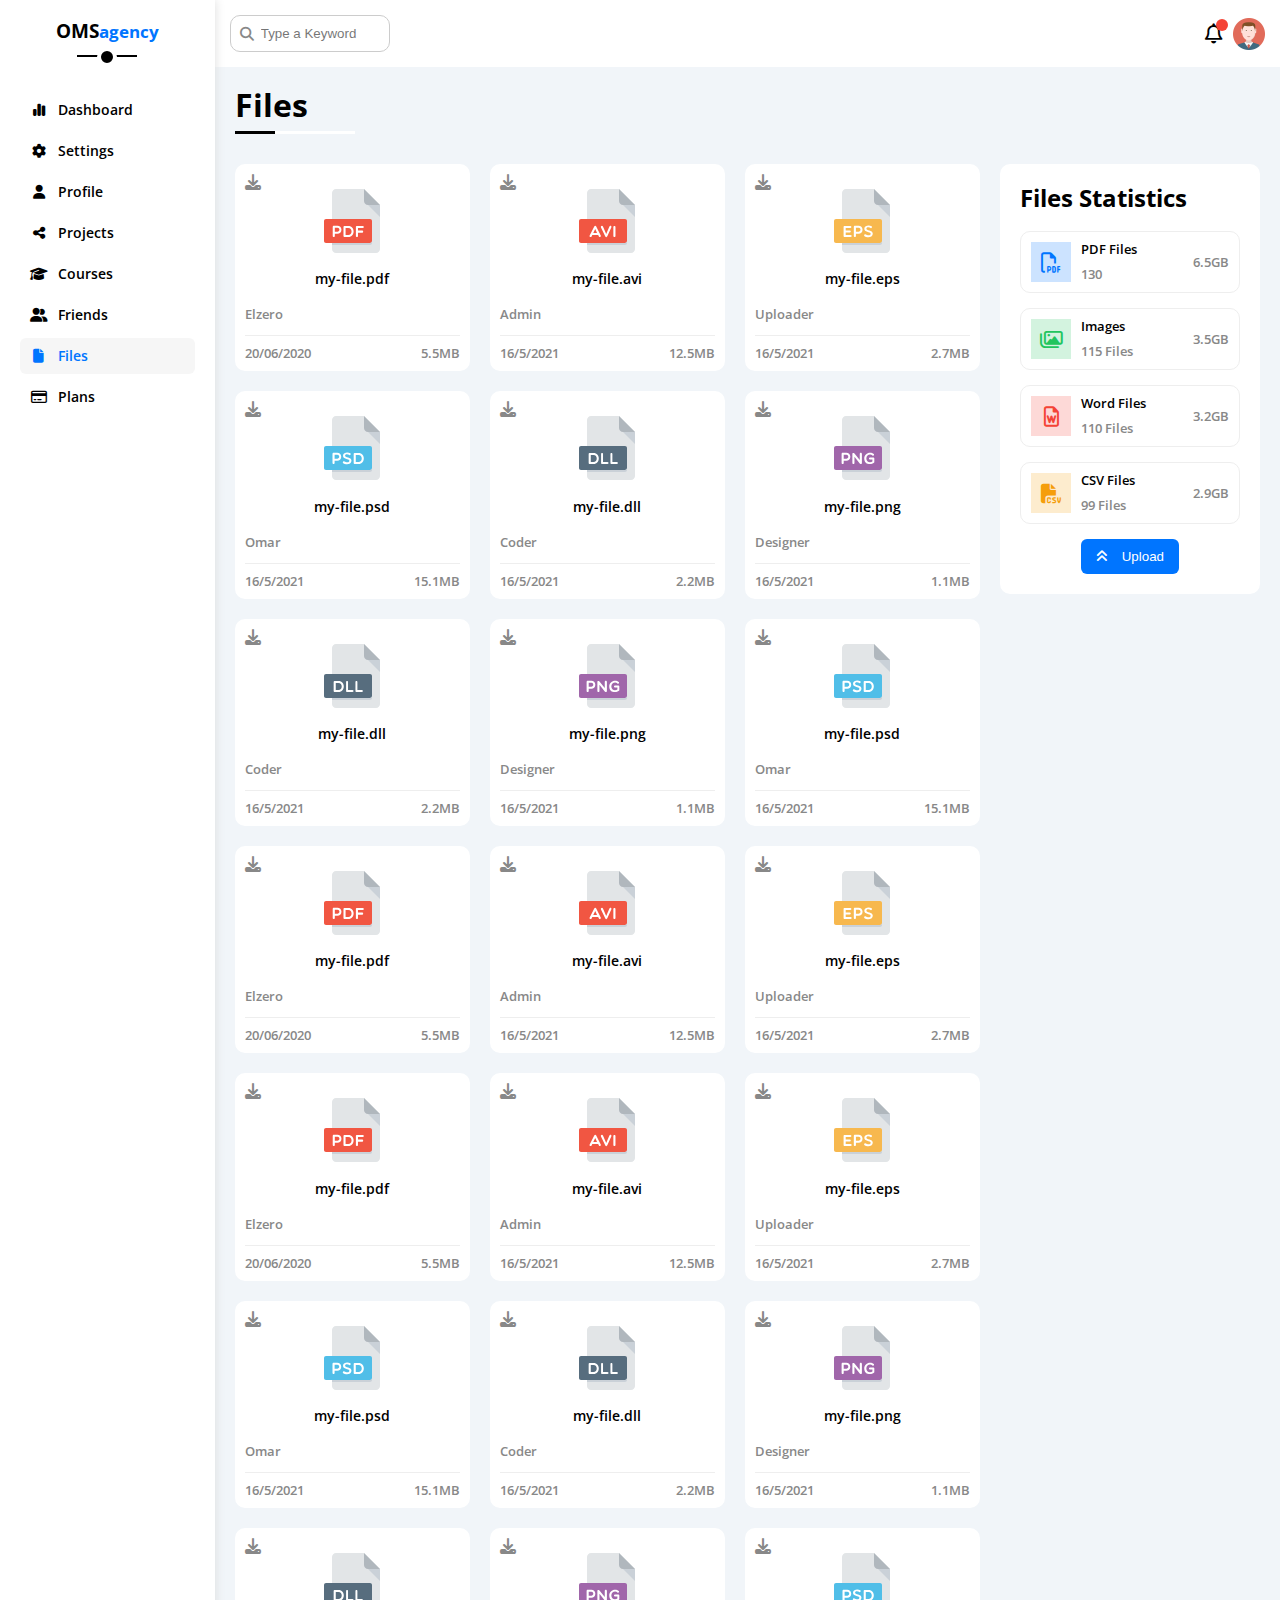
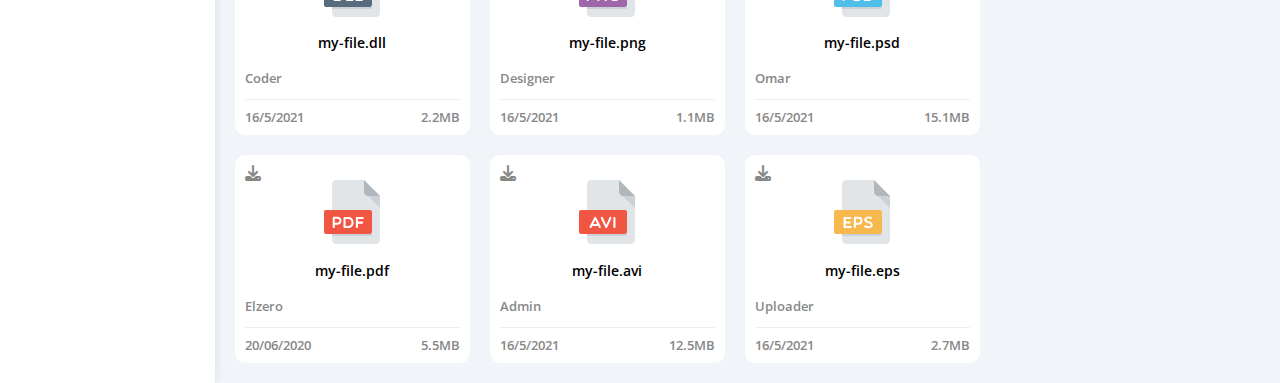
<file: Files.html>
<!DOCTYPE html>
<html lang="en">
  <head>
    <meta charset="UTF-8" />
    <meta name="viewport" content="width=device-width, initial-scale=1.0" />
    <title>Files</title>
    <!-- font awesome library -->
    <link rel="stylesheet" href="css/all.min.css" />
    <!-- normalize library -->
    <link rel="stylesheet" href="css/normalize.css" />
    <!-- framwork style file -->
    <link rel="stylesheet" href="css/framwork.css" />
    <!-- main style file -->
    <link rel="stylesheet" href="css/style.css" />
    <!-- google fonts -->
    <link rel="preconnect" href="https://fonts.googleapis.com" />
    <link rel="preconnect" href="https://fonts.gstatic.com" crossorigin />
    <link
      href="https://fonts.googleapis.com/css2?family=Open+Sans:wght@300;400;600;700;800&display=swap"
      rel="stylesheet"
    />
  </head>
  <body>
    <div class="page d-flex">
      <div class="sidebar p-relative p-20 bg-white">
        <h3 class="txt-c p-relative mt-0">OMS<span>agency</span></h3>
        <ul class="links">
          <li>
            <a
              href="index.html"
              class="p-10 rad-6 fs-14 c-black d-flex align-center"
            >
              <i class="fa-solid fa-chart-simple fa-fw"></i>
              <span>Dashboard</span>
            </a>
          </li>
          <li>
            <a
              href="settings.html"
              class="p-10 rad-6 fs-14 c-black d-flex align-center"
            >
              <i class="fa-solid fa-gear fa-fw"></i>
              <span>Settings</span>
            </a>
          </li>
          <li>
            <a
              href="profile.html"
              class="p-10 rad-6 fs-14 c-black d-flex align-center"
            >
              <i class="fa-solid fa-user fa-fw"></i>
              <span>Profile</span>
            </a>
          </li>
          <li>
            <a
              href="Projects.html"
              class="p-10 rad-6 fs-14 c-black d-flex align-center"
            >
              <i class="fa-solid fa-share-nodes fa-fw"></i>
              <span>Projects</span>
            </a>
          </li>
          <li>
            <a
              href="Courses.html"
              class="p-10 rad-6 fs-14 c-black d-flex align-center"
            >
              <i class="fa-solid fa-graduation-cap fa-fw"></i>
              <span>Courses</span>
            </a>
          </li>
          <li>
            <a
              href="Friends.html"
              class="p-10 rad-6 fs-14 c-black d-flex align-center"
            >
              <i class="fa-solid fa-user-group fa-fw"></i>
              <span>Friends</span>
            </a>
          </li>
          <li>
            <a
              href="Files.html"
              class="active p-10 rad-6 fs-14 c-black d-flex align-center"
            >
              <i class="fa-solid fa-file fa-fw"></i>
              <span>Files</span>
            </a>
          </li>
          <li>
            <a
              href="Plans.html"
              class="p-10 rad-6 fs-14 c-black d-flex align-center"
            >
              <i class="fa-regular fa-credit-card fa-fw"></i>
              <span>Plans</span>
            </a>
          </li>
        </ul>
      </div>
      <div class="content w-full">
        <!-- start header -->
        <header class="f-between p-15 bg-white">
          <div class="search p-relative">
            <input
              class="p-10 rad-10"
              type="search"
              placeholder="Type a Keyword"
            />
          </div>
          <div class="icons d-flex align-center">
            <div class="notifications p-relative">
              <i class="fa-regular fa-bell fa-lg"></i>
            </div>
            <img src="images/avatar.png" />
          </div>
        </header>
        <!-- end header -->
        <h1 class="p-relative">Files</h1>
        <div class="files-page m-20 d-flex gap-20">
          <div class="files d-grid gap-20 grow">
            <div class="file-box bg-white rad-10 p-10">
              <i class="fa-solid fa-download c-gray p-absolute"></i>
              <div class="type">
                <img src="images/pdf.svg" alt="pdf" />
              </div>
              <span class="fs-14 mb-10">my-file.pdf</span>
              <p class="c-gray fs-13 name">Elzero</p>
              <div class="f-between c-gray fs-13 bottom">
                <span>20/06/2020</span>
                <span>5.5MB</span>
              </div>
            </div>

            <div class="file-box bg-white rad-10 p-10">
              <i class="fa-solid fa-download c-gray p-absolute"></i>
              <div class="type">
                <img src="images/avi.svg" alt="avi" />
              </div>
              <span class="fs-14 mb-10">my-file.avi</span>
              <p class="c-gray fs-13 name">Admin</p>
              <div class="f-between c-gray fs-13 bottom">
                <span>16/5/2021</span>
                <span>12.5MB</span>
              </div>
            </div>

            <div class="file-box bg-white rad-10 p-10">
              <i class="fa-solid fa-download c-gray p-absolute"></i>
              <div class="type">
                <img src="images/eps.svg" alt="eps" />
              </div>
              <span class="fs-14 mb-10">my-file.eps</span>
              <p class="c-gray fs-13 name">Uploader</p>
              <div class="f-between c-gray fs-13 bottom">
                <span>16/5/2021</span>
                <span>2.7MB</span>
              </div>
            </div>

            <div class="file-box bg-white rad-10 p-10">
              <i class="fa-solid fa-download c-gray p-absolute"></i>
              <div class="type">
                <img src="images/psd.svg" alt="psd" />
              </div>
              <span class="fs-14 mb-10">my-file.psd</span>
              <p class="c-gray fs-13 name">Omar</p>
              <div class="f-between c-gray fs-13 bottom">
                <span>16/5/2021</span>
                <span>15.1MB</span>
              </div>
            </div>

            <div class="file-box bg-white rad-10 p-10">
              <i class="fa-solid fa-download c-gray p-absolute"></i>
              <div class="type">
                <img src="images/dll.svg" alt="dll" />
              </div>
              <span class="fs-14 mb-10">my-file.dll</span>
              <p class="c-gray fs-13 name">Coder</p>
              <div class="f-between c-gray fs-13 bottom">
                <span>16/5/2021</span>
                <span>2.2MB</span>
              </div>
            </div>

            <div class="file-box bg-white rad-10 p-10">
              <i class="fa-solid fa-download c-gray p-absolute"></i>
              <div class="type">
                <img src="images/png.svg" alt="png" />
              </div>
              <span class="fs-14 mb-10">my-file.png</span>
              <p class="c-gray fs-13 name">Designer</p>
              <div class="f-between c-gray fs-13 bottom">
                <span>16/5/2021</span>
                <span>1.1MB</span>
              </div>
            </div>

            <div class="file-box bg-white rad-10 p-10">
              <i class="fa-solid fa-download c-gray p-absolute"></i>
              <div class="type">
                <img src="images/dll.svg" alt="dll" />
              </div>
              <span class="fs-14 mb-10">my-file.dll</span>
              <p class="c-gray fs-13 name">Coder</p>
              <div class="f-between c-gray fs-13 bottom">
                <span>16/5/2021</span>
                <span>2.2MB</span>
              </div>
            </div>

            <div class="file-box bg-white rad-10 p-10">
              <i class="fa-solid fa-download c-gray p-absolute"></i>
              <div class="type">
                <img src="images/png.svg" alt="png" />
              </div>
              <span class="fs-14 mb-10">my-file.png</span>
              <p class="c-gray fs-13 name">Designer</p>
              <div class="f-between c-gray fs-13 bottom">
                <span>16/5/2021</span>
                <span>1.1MB</span>
              </div>
            </div>

            <div class="file-box bg-white rad-10 p-10">
              <i class="fa-solid fa-download c-gray p-absolute"></i>
              <div class="type">
                <img src="images/psd.svg" alt="psd" />
              </div>
              <span class="fs-14 mb-10">my-file.psd</span>
              <p class="c-gray fs-13 name">Omar</p>
              <div class="f-between c-gray fs-13 bottom">
                <span>16/5/2021</span>
                <span>15.1MB</span>
              </div>
            </div>

            <div class="file-box bg-white rad-10 p-10">
              <i class="fa-solid fa-download c-gray p-absolute"></i>
              <div class="type">
                <img src="images/pdf.svg" alt="pdf" />
              </div>
              <span class="fs-14 mb-10">my-file.pdf</span>
              <p class="c-gray fs-13 name">Elzero</p>
              <div class="f-between c-gray fs-13 bottom">
                <span>20/06/2020</span>
                <span>5.5MB</span>
              </div>
            </div>

            <div class="file-box bg-white rad-10 p-10">
              <i class="fa-solid fa-download c-gray p-absolute"></i>
              <div class="type">
                <img src="images/avi.svg" alt="avi" />
              </div>
              <span class="fs-14 mb-10">my-file.avi</span>
              <p class="c-gray fs-13 name">Admin</p>
              <div class="f-between c-gray fs-13 bottom">
                <span>16/5/2021</span>
                <span>12.5MB</span>
              </div>
            </div>

            <div class="file-box bg-white rad-10 p-10">
              <i class="fa-solid fa-download c-gray p-absolute"></i>
              <div class="type">
                <img src="images/eps.svg" alt="eps" />
              </div>
              <span class="fs-14 mb-10">my-file.eps</span>
              <p class="c-gray fs-13 name">Uploader</p>
              <div class="f-between c-gray fs-13 bottom">
                <span>16/5/2021</span>
                <span>2.7MB</span>
              </div>
            </div>

            <div class="file-box bg-white rad-10 p-10">
              <i class="fa-solid fa-download c-gray p-absolute"></i>
              <div class="type">
                <img src="images/pdf.svg" alt="pdf" />
              </div>
              <span class="fs-14 mb-10">my-file.pdf</span>
              <p class="c-gray fs-13 name">Elzero</p>
              <div class="f-between c-gray fs-13 bottom">
                <span>20/06/2020</span>
                <span>5.5MB</span>
              </div>
            </div>

            <div class="file-box bg-white rad-10 p-10">
              <i class="fa-solid fa-download c-gray p-absolute"></i>
              <div class="type">
                <img src="images/avi.svg" alt="avi" />
              </div>
              <span class="fs-14 mb-10">my-file.avi</span>
              <p class="c-gray fs-13 name">Admin</p>
              <div class="f-between c-gray fs-13 bottom">
                <span>16/5/2021</span>
                <span>12.5MB</span>
              </div>
            </div>

            <div class="file-box bg-white rad-10 p-10">
              <i class="fa-solid fa-download c-gray p-absolute"></i>
              <div class="type">
                <img src="images/eps.svg" alt="eps" />
              </div>
              <span class="fs-14 mb-10">my-file.eps</span>
              <p class="c-gray fs-13 name">Uploader</p>
              <div class="f-between c-gray fs-13 bottom">
                <span>16/5/2021</span>
                <span>2.7MB</span>
              </div>
            </div>

            <div class="file-box bg-white rad-10 p-10">
              <i class="fa-solid fa-download c-gray p-absolute"></i>
              <div class="type">
                <img src="images/psd.svg" alt="psd" />
              </div>
              <span class="fs-14 mb-10">my-file.psd</span>
              <p class="c-gray fs-13 name">Omar</p>
              <div class="f-between c-gray fs-13 bottom">
                <span>16/5/2021</span>
                <span>15.1MB</span>
              </div>
            </div>

            <div class="file-box bg-white rad-10 p-10">
              <i class="fa-solid fa-download c-gray p-absolute"></i>
              <div class="type">
                <img src="images/dll.svg" alt="dll" />
              </div>
              <span class="fs-14 mb-10">my-file.dll</span>
              <p class="c-gray fs-13 name">Coder</p>
              <div class="f-between c-gray fs-13 bottom">
                <span>16/5/2021</span>
                <span>2.2MB</span>
              </div>
            </div>

            <div class="file-box bg-white rad-10 p-10">
              <i class="fa-solid fa-download c-gray p-absolute"></i>
              <div class="type">
                <img src="images/png.svg" alt="png" />
              </div>
              <span class="fs-14 mb-10">my-file.png</span>
              <p class="c-gray fs-13 name">Designer</p>
              <div class="f-between c-gray fs-13 bottom">
                <span>16/5/2021</span>
                <span>1.1MB</span>
              </div>
            </div>

            <div class="file-box bg-white rad-10 p-10">
              <i class="fa-solid fa-download c-gray p-absolute"></i>
              <div class="type">
                <img src="images/dll.svg" alt="dll" />
              </div>
              <span class="fs-14 mb-10">my-file.dll</span>
              <p class="c-gray fs-13 name">Coder</p>
              <div class="f-between c-gray fs-13 bottom">
                <span>16/5/2021</span>
                <span>2.2MB</span>
              </div>
            </div>

            <div class="file-box bg-white rad-10 p-10">
              <i class="fa-solid fa-download c-gray p-absolute"></i>
              <div class="type">
                <img src="images/png.svg" alt="png" />
              </div>
              <span class="fs-14 mb-10">my-file.png</span>
              <p class="c-gray fs-13 name">Designer</p>
              <div class="f-between c-gray fs-13 bottom">
                <span>16/5/2021</span>
                <span>1.1MB</span>
              </div>
            </div>

            <div class="file-box bg-white rad-10 p-10">
              <i class="fa-solid fa-download c-gray p-absolute"></i>
              <div class="type">
                <img src="images/psd.svg" alt="psd" />
              </div>
              <span class="fs-14 mb-10">my-file.psd</span>
              <p class="c-gray fs-13 name">Omar</p>
              <div class="f-between c-gray fs-13 bottom">
                <span>16/5/2021</span>
                <span>15.1MB</span>
              </div>
            </div>

            <div class="file-box bg-white rad-10 p-10">
              <i class="fa-solid fa-download c-gray p-absolute"></i>
              <div class="type">
                <img src="images/pdf.svg" alt="pdf" />
              </div>
              <span class="fs-14 mb-10">my-file.pdf</span>
              <p class="c-gray fs-13 name">Elzero</p>
              <div class="f-between c-gray fs-13 bottom">
                <span>20/06/2020</span>
                <span>5.5MB</span>
              </div>
            </div>

            <div class="file-box bg-white rad-10 p-10">
              <i class="fa-solid fa-download c-gray p-absolute"></i>
              <div class="type">
                <img src="images/avi.svg" alt="avi" />
              </div>
              <span class="fs-14 mb-10">my-file.avi</span>
              <p class="c-gray fs-13 name">Admin</p>
              <div class="f-between c-gray fs-13 bottom">
                <span>16/5/2021</span>
                <span>12.5MB</span>
              </div>
            </div>

            <div class="file-box bg-white rad-10 p-10">
              <i class="fa-solid fa-download c-gray p-absolute"></i>
              <div class="type">
                <img src="images/eps.svg" alt="eps" />
              </div>
              <span class="fs-14 mb-10">my-file.eps</span>
              <p class="c-gray fs-13 name">Uploader</p>
              <div class="f-between c-gray fs-13 bottom">
                <span>16/5/2021</span>
                <span>2.7MB</span>
              </div>
            </div>
          </div>

          <div class="statistics p-20 bg-white rad-10">
            <h2 class="m-0 mb-20">Files Statistics</h2>
            <div class="files-box p-10 f-between">
              <div class="left d-flex gap-10">
                <i
                  class="fa-regular fa-file-pdf fa-lg blue center-flex c-blue icon"
                ></i>
                <div class="extension">
                  <span class="fs-13">PDF Files</span>
                  <span class="fs-13 c-gray">130</span>
                </div>
              </div>
              <span class="fs-13 c-gray">6.5GB</span>
            </div>

            <div class="files-box p-10 f-between">
              <div class="left d-flex gap-10">
                <i
                  class="fa-regular fa-images fa-lg green center-flex c-green icon"
                ></i>
                <div class="extension">
                  <span class="fs-13">Images</span>
                  <span class="fs-13 c-gray">115 Files</span>
                </div>
              </div>
              <span class="fs-13 c-gray">3.5GB</span>
            </div>

            <div class="files-box p-10 f-between">
              <div class="left d-flex gap-10">
                <i
                  class="fa-regular fa-file-word fa-lg red center-flex c-red icon"
                ></i>
                <div class="extension">
                  <span class="fs-13">Word Files</span>
                  <span class="fs-13 c-gray">110 Files</span>
                </div>
              </div>
              <span class="fs-13 c-gray">3.2GB</span>
            </div>

            <div class="files-box p-10 f-between">
              <div class="left d-flex gap-10">
                <i
                  class="fa-solid fa-file-csv fa-lg orange center-flex c-orange icon"
                ></i>
                <div class="extension">
                  <span class="fs-13">CSV Files</span>
                  <span class="fs-13 c-gray">99 Files</span>
                </div>
              </div>
              <span class="fs-13 c-gray">2.9GB</span>
            </div>

            <button class="bg-blue c-white rad-6">
              <i class="fa-solid fa-angles-up mr-10"></i>
              Upload
            </button>
          </div>
        </div>
      </div>
    </div>
  </body>
</html>
</file>
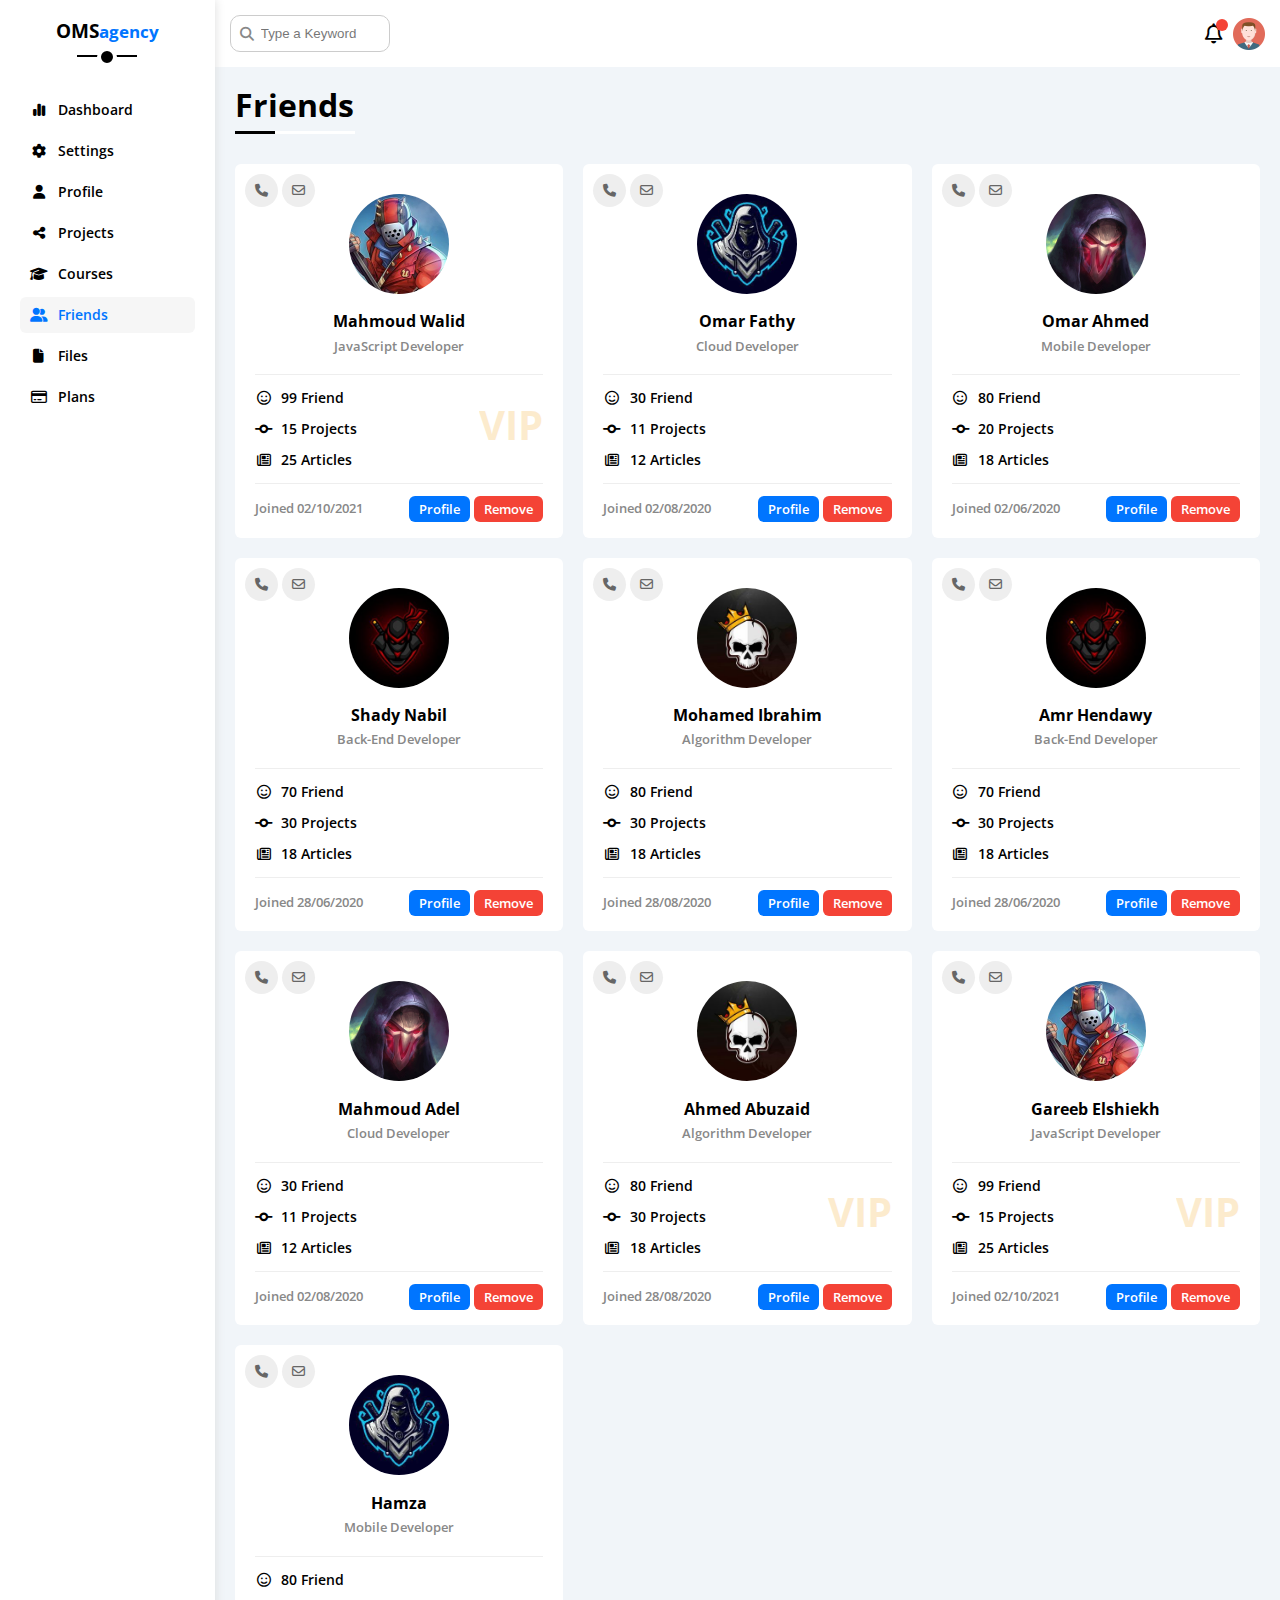
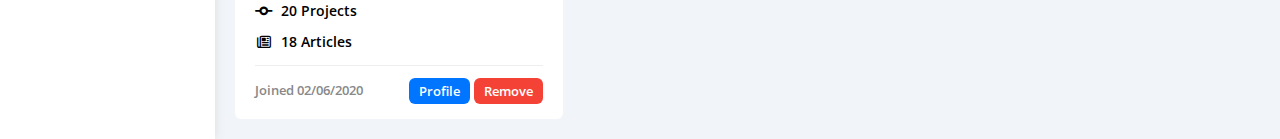
<file: Friends.html>
<!DOCTYPE html>
<html lang="en">
  <head>
    <meta charset="UTF-8" />
    <meta name="viewport" content="width=device-width, initial-scale=1.0" />
    <title>Friends</title>
    <!-- font awesome library -->
    <link rel="stylesheet" href="css/all.min.css" />
    <!-- normalize library -->
    <link rel="stylesheet" href="css/normalize.css" />
    <!-- framwork style file -->
    <link rel="stylesheet" href="css/framwork.css" />
    <!-- main style file -->
    <link rel="stylesheet" href="css/style.css" />
    <!-- google fonts -->
    <link rel="preconnect" href="https://fonts.googleapis.com" />
    <link rel="preconnect" href="https://fonts.gstatic.com" crossorigin />
    <link
      href="https://fonts.googleapis.com/css2?family=Open+Sans:wght@300;400;600;700;800&display=swap"
      rel="stylesheet"
    />
  </head>
  <body>
    <div class="page d-flex">
      <div class="sidebar p-relative p-20 bg-white">
        <h3 class="txt-c p-relative mt-0">OMS<span>agency</span></h3>
        <ul class="links">
          <li>
            <a
              href="index.html"
              class="p-10 rad-6 fs-14 c-black d-flex align-center"
            >
              <i class="fa-solid fa-chart-simple fa-fw"></i>
              <span>Dashboard</span>
            </a>
          </li>
          <li>
            <a
              href="settings.html"
              class="p-10 rad-6 fs-14 c-black d-flex align-center"
            >
              <i class="fa-solid fa-gear fa-fw"></i>
              <span>Settings</span>
            </a>
          </li>
          <li>
            <a
              href="profile.html"
              class="p-10 rad-6 fs-14 c-black d-flex align-center"
            >
              <i class="fa-solid fa-user fa-fw"></i>
              <span>Profile</span>
            </a>
          </li>
          <li>
            <a
              href="Projects.html"
              class="p-10 rad-6 fs-14 c-black d-flex align-center"
            >
              <i class="fa-solid fa-share-nodes fa-fw"></i>
              <span>Projects</span>
            </a>
          </li>
          <li>
            <a
              href="Courses.html"
              class="p-10 rad-6 fs-14 c-black d-flex align-center"
            >
              <i class="fa-solid fa-graduation-cap fa-fw"></i>
              <span>Courses</span>
            </a>
          </li>
          <li>
            <a
              href="Friends.html"
              class="active p-10 rad-6 fs-14 c-black d-flex align-center"
            >
              <i class="fa-solid fa-user-group fa-fw"></i>
              <span>Friends</span>
            </a>
          </li>
          <li>
            <a
              href="Files.html"
              class="p-10 rad-6 fs-14 c-black d-flex align-center"
            >
              <i class="fa-solid fa-file fa-fw"></i>
              <span>Files</span>
            </a>
          </li>
          <li>
            <a
              href="Plans.html"
              class="p-10 rad-6 fs-14 c-black d-flex align-center"
            >
              <i class="fa-regular fa-credit-card fa-fw"></i>
              <span>Plans</span>
            </a>
          </li>
        </ul>
      </div>
      <div class="content w-full">
        <!-- start header -->
        <header class="f-between p-15 bg-white">
          <div class="search p-relative">
            <input
              class="p-10 rad-10"
              type="search"
              placeholder="Type a Keyword"
            />
          </div>
          <div class="icons d-flex align-center">
            <div class="notifications p-relative">
              <i class="fa-regular fa-bell fa-lg"></i>
            </div>
            <img src="images/avatar.png" />
          </div>
        </header>
        <!-- end header -->
        <h1 class="p-relative">Friends</h1>
        <div class="friends-page m-20 d-grid gap-20">
          <div class="friends-box p-20 bg-white rad-6">
            <div class="vip">
              <span class="m-0">VIP</span>
            </div>
            <div class="icons">
              <i class="fa-solid fa-phone"></i>
              <i class="fa-regular fa-envelope"></i>
            </div>
            <div class="top">
              <img src="images/friend-01.jpg" alt="Friend photo" />
              <h4 class="m-0 mb-5">Mahmoud Walid</h4>
              <span class="c-gray fs-13">JavaScript Developer</span>
            </div>
            <div class="mid">
              <div class="friends-num">
                <i class="fa-regular fa-face-smile fa-fw"></i>
                99 Friend
              </div>
              <div class="projects-num">
                <i class="fa-solid fa-code-commit fa-fw"></i>
                15 Projects
              </div>
              <div class="articles-num">
                <i class="fa-regular fa-newspaper fa-fw"></i>
                25 Articles
              </div>
            </div>
            <div class="bottom f-between">
              <span class="c-gray fs-13">Joined 02/10/2021</span>
              <div class="btns">
                <a href="profile.html" class="btn-shape c-white bg-blue fs-13"
                  >Profile</a
                >
                <a href="profile.html" class="btn-shape c-white bg-red fs-13"
                  >Remove</a
                >
              </div>
            </div>
          </div>

          <div class="friends-box p-20 bg-white rad-6">
            <div class="icons">
              <i class="fa-solid fa-phone"></i>
              <i class="fa-regular fa-envelope"></i>
            </div>
            <div class="top">
              <img src="images/friend-02.jpg" alt="Friend photo" />
              <h4 class="m-0 mb-5">Omar Fathy</h4>
              <span class="c-gray fs-13">Cloud Developer</span>
            </div>
            <div class="mid">
              <div class="friends-num">
                <i class="fa-regular fa-face-smile fa-fw"></i>
                30 Friend
              </div>
              <div class="projects-num">
                <i class="fa-solid fa-code-commit fa-fw"></i>
                11 Projects
              </div>
              <div class="articles-num">
                <i class="fa-regular fa-newspaper fa-fw"></i>
                12 Articles
              </div>
            </div>
            <div class="bottom f-between">
              <span class="c-gray fs-13">Joined 02/08/2020</span>
              <div class="btns">
                <a href="profile.html" class="btn-shape c-white bg-blue fs-13"
                  >Profile</a
                >
                <a href="profile.html" class="btn-shape c-white bg-red fs-13"
                  >Remove</a
                >
              </div>
            </div>
          </div>

          <div class="friends-box p-20 bg-white rad-6">
            <div class="icons">
              <i class="fa-solid fa-phone"></i>
              <i class="fa-regular fa-envelope"></i>
            </div>
            <div class="top">
              <img src="images/friend-03.jpg" alt="Friend photo" />
              <h4 class="m-0 mb-5">Omar Ahmed</h4>
              <span class="c-gray fs-13">Mobile Developer</span>
            </div>
            <div class="mid">
              <div class="friends-num">
                <i class="fa-regular fa-face-smile fa-fw"></i>
                80 Friend
              </div>
              <div class="projects-num">
                <i class="fa-solid fa-code-commit fa-fw"></i>
                20 Projects
              </div>
              <div class="articles-num">
                <i class="fa-regular fa-newspaper fa-fw"></i>
                18 Articles
              </div>
            </div>
            <div class="bottom f-between">
              <span class="c-gray fs-13">Joined 02/06/2020</span>
              <div class="btns">
                <a href="profile.html" class="btn-shape c-white bg-blue fs-13"
                  >Profile</a
                >
                <a href="profile.html" class="btn-shape c-white bg-red fs-13"
                  >Remove</a
                >
              </div>
            </div>
          </div>

          <div class="friends-box p-20 bg-white rad-6">
            <div class="icons">
              <i class="fa-solid fa-phone"></i>
              <i class="fa-regular fa-envelope"></i>
            </div>
            <div class="top">
              <img src="images/friend-04.jpg" alt="Friend photo" />
              <h4 class="m-0 mb-5">Shady Nabil</h4>
              <span class="c-gray fs-13">Back-End Developer</span>
            </div>
            <div class="mid">
              <div class="friends-num">
                <i class="fa-regular fa-face-smile fa-fw"></i>
                70 Friend
              </div>
              <div class="projects-num">
                <i class="fa-solid fa-code-commit fa-fw"></i>
                30 Projects
              </div>
              <div class="articles-num">
                <i class="fa-regular fa-newspaper fa-fw"></i>
                18 Articles
              </div>
            </div>
            <div class="bottom f-between">
              <span class="c-gray fs-13">Joined 28/06/2020</span>
              <div class="btns">
                <a href="profile.html" class="btn-shape c-white bg-blue fs-13"
                  >Profile</a
                >
                <a href="profile.html" class="btn-shape c-white bg-red fs-13"
                  >Remove</a
                >
              </div>
            </div>
          </div>

          <div class="friends-box p-20 bg-white rad-6">
            <div class="icons">
              <i class="fa-solid fa-phone"></i>
              <i class="fa-regular fa-envelope"></i>
            </div>
            <div class="top">
              <img src="images/friend-05.jpg" alt="Friend photo" />
              <h4 class="m-0 mb-5">Mohamed Ibrahim</h4>
              <span class="c-gray fs-13">Algorithm Developer</span>
            </div>
            <div class="mid">
              <div class="friends-num">
                <i class="fa-regular fa-face-smile fa-fw"></i>
                80 Friend
              </div>
              <div class="projects-num">
                <i class="fa-solid fa-code-commit fa-fw"></i>
                30 Projects
              </div>
              <div class="articles-num">
                <i class="fa-regular fa-newspaper fa-fw"></i>
                18 Articles
              </div>
            </div>
            <div class="bottom f-between">
              <span class="c-gray fs-13">Joined 28/08/2020</span>
              <div class="btns">
                <a href="profile.html" class="btn-shape c-white bg-blue fs-13"
                  >Profile</a
                >
                <a href="profile.html" class="btn-shape c-white bg-red fs-13"
                  >Remove</a
                >
              </div>
            </div>
          </div>

          <div class="friends-box p-20 bg-white rad-6">
            <div class="icons">
              <i class="fa-solid fa-phone"></i>
              <i class="fa-regular fa-envelope"></i>
            </div>
            <div class="top">
              <img src="images/friend-04.jpg" alt="Friend photo" />
              <h4 class="m-0 mb-5">Amr Hendawy</h4>
              <span class="c-gray fs-13">Back-End Developer</span>
            </div>
            <div class="mid">
              <div class="friends-num">
                <i class="fa-regular fa-face-smile fa-fw"></i>
                70 Friend
              </div>
              <div class="projects-num">
                <i class="fa-solid fa-code-commit fa-fw"></i>
                30 Projects
              </div>
              <div class="articles-num">
                <i class="fa-regular fa-newspaper fa-fw"></i>
                18 Articles
              </div>
            </div>
            <div class="bottom f-between">
              <span class="c-gray fs-13">Joined 28/06/2020</span>
              <div class="btns">
                <a href="profile.html" class="btn-shape c-white bg-blue fs-13"
                  >Profile</a
                >
                <a href="profile.html" class="btn-shape c-white bg-red fs-13"
                  >Remove</a
                >
              </div>
            </div>
          </div>

          <div class="friends-box p-20 bg-white rad-6">
            <div class="icons">
              <i class="fa-solid fa-phone"></i>
              <i class="fa-regular fa-envelope"></i>
            </div>
            <div class="top">
              <img src="images/friend-03.jpg" alt="Friend photo" />
              <h4 class="m-0 mb-5">Mahmoud Adel</h4>
              <span class="c-gray fs-13">Cloud Developer</span>
            </div>
            <div class="mid">
              <div class="friends-num">
                <i class="fa-regular fa-face-smile fa-fw"></i>
                30 Friend
              </div>
              <div class="projects-num">
                <i class="fa-solid fa-code-commit fa-fw"></i>
                11 Projects
              </div>
              <div class="articles-num">
                <i class="fa-regular fa-newspaper fa-fw"></i>
                12 Articles
              </div>
            </div>
            <div class="bottom f-between">
              <span class="c-gray fs-13">Joined 02/08/2020</span>
              <div class="btns">
                <a href="profile.html" class="btn-shape c-white bg-blue fs-13"
                  >Profile</a
                >
                <a href="profile.html" class="btn-shape c-white bg-red fs-13"
                  >Remove</a
                >
              </div>
            </div>
          </div>

          <div class="friends-box p-20 bg-white rad-6">
            <div class="vip">
              <span class="m-0">VIP</span>
            </div>
            <div class="icons">
              <i class="fa-solid fa-phone"></i>
              <i class="fa-regular fa-envelope"></i>
            </div>
            <div class="top">
              <img src="images/friend-05.jpg" alt="Friend photo" />
              <h4 class="m-0 mb-5">Ahmed Abuzaid</h4>
              <span class="c-gray fs-13">Algorithm Developer</span>
            </div>
            <div class="mid">
              <div class="friends-num">
                <i class="fa-regular fa-face-smile fa-fw"></i>
                80 Friend
              </div>
              <div class="projects-num">
                <i class="fa-solid fa-code-commit fa-fw"></i>
                30 Projects
              </div>
              <div class="articles-num">
                <i class="fa-regular fa-newspaper fa-fw"></i>
                18 Articles
              </div>
            </div>
            <div class="bottom f-between">
              <span class="c-gray fs-13">Joined 28/08/2020</span>
              <div class="btns">
                <a href="profile.html" class="btn-shape c-white bg-blue fs-13"
                  >Profile</a
                >
                <a href="profile.html" class="btn-shape c-white bg-red fs-13"
                  >Remove</a
                >
              </div>
            </div>
          </div>

          <div class="friends-box p-20 bg-white rad-6">
            <div class="vip">
              <span class="m-0">VIP</span>
            </div>
            <div class="icons">
              <i class="fa-solid fa-phone"></i>
              <i class="fa-regular fa-envelope"></i>
            </div>
            <div class="top">
              <img src="images/friend-01.jpg" alt="Friend photo" />
              <h4 class="m-0 mb-5">Gareeb Elshiekh</h4>
              <span class="c-gray fs-13">JavaScript Developer</span>
            </div>
            <div class="mid">
              <div class="friends-num">
                <i class="fa-regular fa-face-smile fa-fw"></i>
                99 Friend
              </div>
              <div class="projects-num">
                <i class="fa-solid fa-code-commit fa-fw"></i>
                15 Projects
              </div>
              <div class="articles-num">
                <i class="fa-regular fa-newspaper fa-fw"></i>
                25 Articles
              </div>
            </div>
            <div class="bottom f-between">
              <span class="c-gray fs-13">Joined 02/10/2021</span>
              <div class="btns">
                <a href="profile.html" class="btn-shape c-white bg-blue fs-13"
                  >Profile</a
                >
                <a href="profile.html" class="btn-shape c-white bg-red fs-13"
                  >Remove</a
                >
              </div>
            </div>
          </div>

          <div class="friends-box p-20 bg-white rad-6">
            <div class="icons">
              <i class="fa-solid fa-phone"></i>
              <i class="fa-regular fa-envelope"></i>
            </div>
            <div class="top">
              <img src="images/friend-02.jpg" alt="Friend photo" />
              <h4 class="m-0 mb-5">Hamza</h4>
              <span class="c-gray fs-13">Mobile Developer</span>
            </div>
            <div class="mid">
              <div class="friends-num">
                <i class="fa-regular fa-face-smile fa-fw"></i>
                80 Friend
              </div>
              <div class="projects-num">
                <i class="fa-solid fa-code-commit fa-fw"></i>
                20 Projects
              </div>
              <div class="articles-num">
                <i class="fa-regular fa-newspaper fa-fw"></i>
                18 Articles
              </div>
            </div>
            <div class="bottom f-between">
              <span class="c-gray fs-13">Joined 02/06/2020</span>
              <div class="btns">
                <a href="profile.html" class="btn-shape c-white bg-blue fs-13"
                  >Profile</a
                >
                <a href="profile.html" class="btn-shape c-white bg-red fs-13"
                  >Remove</a
                >
              </div>
            </div>
          </div>
        </div>
      </div>
    </div>
  </body>
</html>
</file>
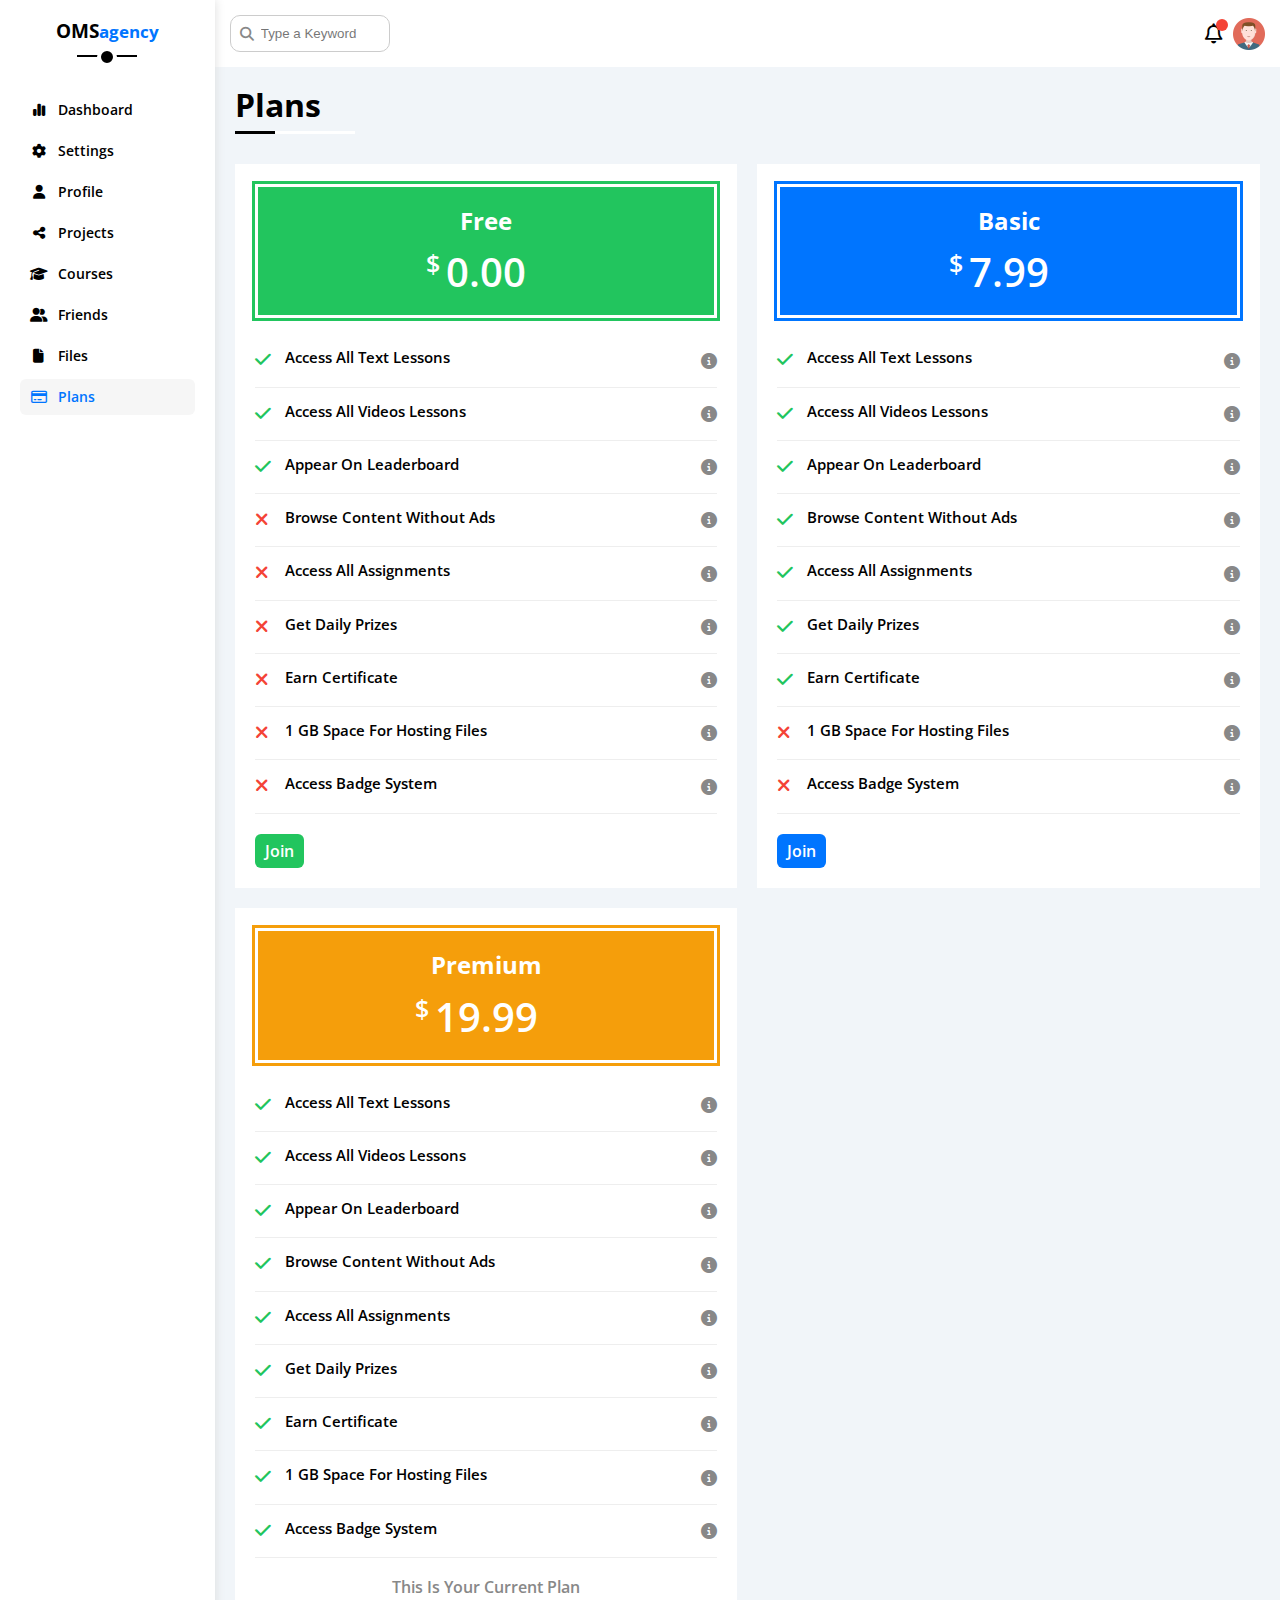
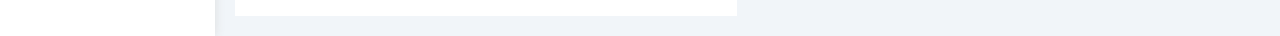
<file: Plans.html>
<!DOCTYPE html>
<html lang="en">
  <head>
    <meta charset="UTF-8" />
    <meta name="viewport" content="width=device-width, initial-scale=1.0" />
    <title>Plans</title>
    <!-- font awesome library -->
    <link rel="stylesheet" href="css/all.min.css" />
    <!-- normalize library -->
    <link rel="stylesheet" href="css/normalize.css" />
    <!-- framwork style file -->
    <link rel="stylesheet" href="css/framwork.css" />
    <!-- main style file -->
    <link rel="stylesheet" href="css/style.css" />
    <!-- google fonts -->
    <link rel="preconnect" href="https://fonts.googleapis.com" />
    <link rel="preconnect" href="https://fonts.gstatic.com" crossorigin />
    <link
      href="https://fonts.googleapis.com/css2?family=Open+Sans:wght@300;400;600;700;800&display=swap"
      rel="stylesheet"
    />
  </head>
  <body>
    <div class="page d-flex">
      <div class="sidebar p-relative p-20 bg-white">
        <h3 class="txt-c p-relative mt-0">OMS<span>agency</span></h3>
        <ul class="links">
          <li>
            <a
              href="index.html"
              class="p-10 rad-6 fs-14 c-black d-flex align-center"
            >
              <i class="fa-solid fa-chart-simple fa-fw"></i>
              <span>Dashboard</span>
            </a>
          </li>
          <li>
            <a
              href="settings.html"
              class="p-10 rad-6 fs-14 c-black d-flex align-center"
            >
              <i class="fa-solid fa-gear fa-fw"></i>
              <span>Settings</span>
            </a>
          </li>
          <li>
            <a
              href="profile.html"
              class="p-10 rad-6 fs-14 c-black d-flex align-center"
            >
              <i class="fa-solid fa-user fa-fw"></i>
              <span>Profile</span>
            </a>
          </li>
          <li>
            <a
              href="Projects.html"
              class="p-10 rad-6 fs-14 c-black d-flex align-center"
            >
              <i class="fa-solid fa-share-nodes fa-fw"></i>
              <span>Projects</span>
            </a>
          </li>
          <li>
            <a
              href="Courses.html"
              class="p-10 rad-6 fs-14 c-black d-flex align-center"
            >
              <i class="fa-solid fa-graduation-cap fa-fw"></i>
              <span>Courses</span>
            </a>
          </li>
          <li>
            <a
              href="Friends.html"
              class="p-10 rad-6 fs-14 c-black d-flex align-center"
            >
              <i class="fa-solid fa-user-group fa-fw"></i>
              <span>Friends</span>
            </a>
          </li>
          <li>
            <a
              href="Files.html"
              class="p-10 rad-6 fs-14 c-black d-flex align-center"
            >
              <i class="fa-solid fa-file fa-fw"></i>
              <span>Files</span>
            </a>
          </li>
          <li>
            <a
              href="Plans.html"
              class="active p-10 rad-6 fs-14 c-black d-flex align-center"
            >
              <i class="fa-regular fa-credit-card fa-fw"></i>
              <span>Plans</span>
            </a>
          </li>
        </ul>
      </div>
      <div class="content w-full">
        <!-- start header -->
        <header class="f-between p-15 bg-white">
          <div class="search p-relative">
            <input
              class="p-10 rad-10"
              type="search"
              placeholder="Type a Keyword"
            />
          </div>
          <div class="icons d-flex align-center">
            <div class="notifications p-relative">
              <i class="fa-regular fa-bell fa-lg"></i>
            </div>
            <img src="images/avatar.png" />
          </div>
        </header>
        <!-- end header -->
        <h1 class="p-relative">Plans</h1>
        <div class="plans-page m-20 d-grid gap-20">
          <div class="plan bg-white p-20">
            <div class="pricing bg-green p-20">
              <h2 class="m-0 c-white">Free</h2>
              <h1 class="m-0 c-white">
                <span>$</span>
                0.00
              </h1>
            </div>
            <ul class="mb-20">
              <div class="f-between">
                <li class="true">Access All Text Lessons</li>
                <i class="fa-solid fa-circle-info help"></i>
              </div>
              <div class="f-between">
                <li class="true">Access All Videos Lessons</li>
                <i class="fa-solid fa-circle-info help"></i>
              </div>
              <div class="f-between">
                <li class="true">Appear On Leaderboard</li>
                <i class="fa-solid fa-circle-info help"></i>
              </div>
              <div class="f-between">
                <li class="false">Browse Content Without Ads</li>
                <i class="fa-solid fa-circle-info help"></i>
              </div>
              <div class="f-between">
                <li class="false">Access All Assignments</li>
                <i class="fa-solid fa-circle-info help"></i>
              </div>
              <div class="f-between">
                <li class="false">Get Daily Prizes</li>
                <i class="fa-solid fa-circle-info help"></i>
              </div>
              <div class="f-between">
                <li class="false">Earn Certificate</li>
                <i class="fa-solid fa-circle-info help"></i>
              </div>
              <div class="f-between">
                <li class="false">1 GB Space For Hosting Files</li>
                <i class="fa-solid fa-circle-info help"></i>
              </div>
              <div class="f-between">
                <li class="false">Access Badge System</li>
                <i class="fa-solid fa-circle-info help"></i>
              </div>
            </ul>
            <a href="#" class="bg-green c-white">Join</a>
          </div>

          <div class="plan bg-white p-20">
            <div class="pricing bg-blue p-20">
              <h2 class="m-0 c-white">Basic</h2>
              <h1 class="m-0 c-white">
                <span>$</span>
                7.99
              </h1>
            </div>
            <ul class="mb-20">
              <div class="f-between">
                <li class="true">Access All Text Lessons</li>
                <i class="fa-solid fa-circle-info help"></i>
              </div>
              <div class="f-between">
                <li class="true">Access All Videos Lessons</li>
                <i class="fa-solid fa-circle-info help"></i>
              </div>
              <div class="f-between">
                <li class="true">Appear On Leaderboard</li>
                <i class="fa-solid fa-circle-info help"></i>
              </div>
              <div class="f-between">
                <li class="true">Browse Content Without Ads</li>
                <i class="fa-solid fa-circle-info help"></i>
              </div>
              <div class="f-between">
                <li class="true">Access All Assignments</li>
                <i class="fa-solid fa-circle-info help"></i>
              </div>
              <div class="f-between">
                <li class="true">Get Daily Prizes</li>
                <i class="fa-solid fa-circle-info help"></i>
              </div>
              <div class="f-between">
                <li class="true">Earn Certificate</li>
                <i class="fa-solid fa-circle-info help"></i>
              </div>
              <div class="f-between">
                <li class="false">1 GB Space For Hosting Files</li>
                <i class="fa-solid fa-circle-info help"></i>
              </div>
              <div class="f-between">
                <li class="false">Access Badge System</li>
                <i class="fa-solid fa-circle-info help"></i>
              </div>
            </ul>
            <a href="#" class="bg-blue c-white">Join</a>
          </div>

          <div class="plan bg-white p-20">
            <div class="pricing bg-orange p-20">
              <h2 class="m-0 c-white">Premium</h2>
              <h1 class="m-0 c-white">
                <span>$</span>
                19.99
              </h1>
            </div>
            <ul class="mb-20">
              <div class="f-between">
                <li class="true">Access All Text Lessons</li>
                <i class="fa-solid fa-circle-info help"></i>
              </div>
              <div class="f-between">
                <li class="true">Access All Videos Lessons</li>
                <i class="fa-solid fa-circle-info help"></i>
              </div>
              <div class="f-between">
                <li class="true">Appear On Leaderboard</li>
                <i class="fa-solid fa-circle-info help"></i>
              </div>
              <div class="f-between">
                <li class="true">Browse Content Without Ads</li>
                <i class="fa-solid fa-circle-info help"></i>
              </div>
              <div class="f-between">
                <li class="true">Access All Assignments</li>
                <i class="fa-solid fa-circle-info help"></i>
              </div>
              <div class="f-between">
                <li class="true">Get Daily Prizes</li>
                <i class="fa-solid fa-circle-info help"></i>
              </div>
              <div class="f-between">
                <li class="true">Earn Certificate</li>
                <i class="fa-solid fa-circle-info help"></i>
              </div>
              <div class="f-between">
                <li class="true">1 GB Space For Hosting Files</li>
                <i class="fa-solid fa-circle-info help"></i>
              </div>
              <div class="f-between">
                <li class="true">Access Badge System</li>
                <i class="fa-solid fa-circle-info help"></i>
              </div>
            </ul>
            <p class="c-gray txt-c m-0 mt-20">This Is Your Current Plan</p>
          </div>
        </div>
      </div>
    </div>
  </body>
</html>
</file>
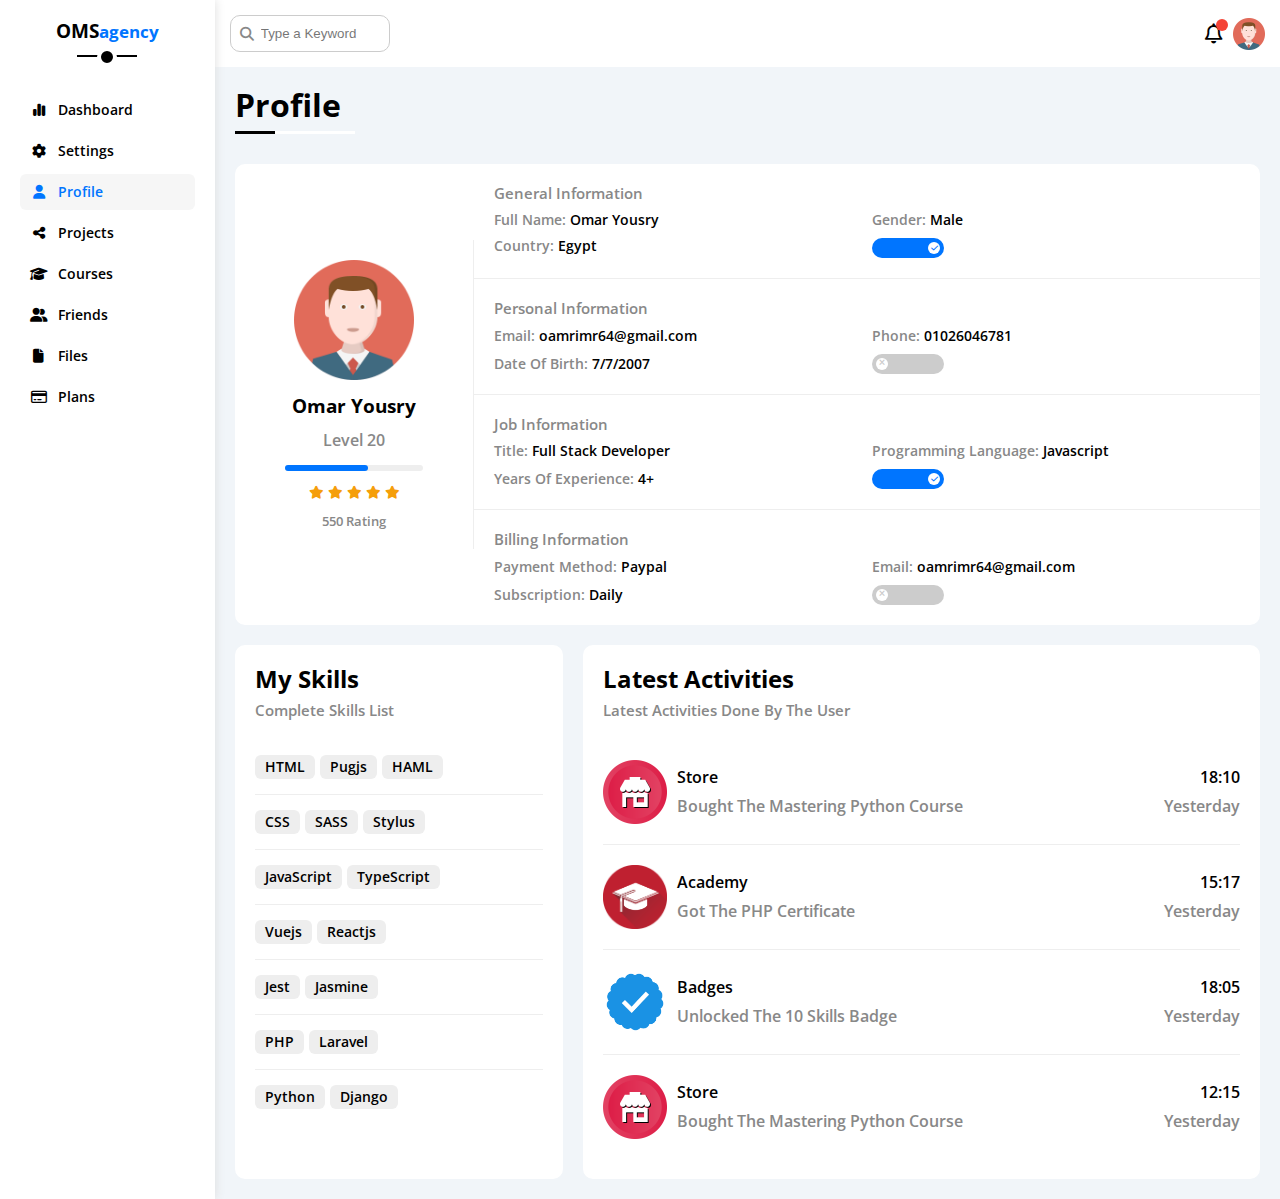
<file: profile.html>
<!DOCTYPE html>
<html lang="en">
  <head>
    <meta charset="UTF-8" />
    <meta name="viewport" content="width=device-width, initial-scale=1.0" />
    <title>Profile</title>
    <!-- font awesome library -->
    <link rel="stylesheet" href="css/all.min.css" />
    <!-- normalize library -->
    <link rel="stylesheet" href="css/normalize.css" />
    <!-- framwork style file -->
    <link rel="stylesheet" href="css/framwork.css" />
    <!-- main style file -->
    <link rel="stylesheet" href="css/style.css" />
    <!-- google fonts -->
    <link rel="preconnect" href="https://fonts.googleapis.com" />
    <link rel="preconnect" href="https://fonts.gstatic.com" crossorigin />
    <link
      href="https://fonts.googleapis.com/css2?family=Open+Sans:wght@300;400;600;700;800&display=swap"
      rel="stylesheet"
    />
  </head>
  <body>
    <div class="page d-flex">
      <div class="sidebar p-relative p-20 bg-white">
        <h3 class="txt-c p-relative mt-0">OMS<span>agency</span></h3>
        <ul class="links">
          <li>
            <a
              href="index.html"
              class="p-10 rad-6 fs-14 c-black d-flex align-center"
            >
              <i class="fa-solid fa-chart-simple fa-fw"></i>
              <span>Dashboard</span>
            </a>
          </li>
          <li>
            <a
              href="settings.html"
              class="p-10 rad-6 fs-14 c-black d-flex align-center"
            >
              <i class="fa-solid fa-gear fa-fw"></i>
              <span>Settings</span>
            </a>
          </li>
          <li>
            <a
              href="profile.html"
              class="active p-10 rad-6 fs-14 c-black d-flex align-center"
            >
              <i class="fa-solid fa-user fa-fw"></i>
              <span>Profile</span>
            </a>
          </li>
          <li>
            <a
              href="Projects.html"
              class="p-10 rad-6 fs-14 c-black d-flex align-center"
            >
              <i class="fa-solid fa-share-nodes fa-fw"></i>
              <span>Projects</span>
            </a>
          </li>
          <li>
            <a
              href="Courses.html"
              class="p-10 rad-6 fs-14 c-black d-flex align-center"
            >
              <i class="fa-solid fa-graduation-cap fa-fw"></i>
              <span>Courses</span>
            </a>
          </li>
          <li>
            <a
              href="Friends.html"
              class="p-10 rad-6 fs-14 c-black d-flex align-center"
            >
              <i class="fa-solid fa-user-group fa-fw"></i>
              <span>Friends</span>
            </a>
          </li>
          <li>
            <a
              href="Files.html"
              class="p-10 rad-6 fs-14 c-black d-flex align-center"
            >
              <i class="fa-solid fa-file fa-fw"></i>
              <span>Files</span>
            </a>
          </li>
          <li>
            <a
              href="Plans.html"
              class="p-10 rad-6 fs-14 c-black d-flex align-center"
            >
              <i class="fa-regular fa-credit-card fa-fw"></i>
              <span>Plans</span>
            </a>
          </li>
        </ul>
      </div>
      <div class="content w-full">
        <!-- start header -->
        <header class="f-between p-15 bg-white">
          <div class="search p-relative">
            <input
              class="p-10 rad-10"
              type="search"
              placeholder="Type a Keyword"
            />
          </div>
          <div class="icons d-flex align-center">
            <div class="notifications p-relative">
              <i class="fa-regular fa-bell fa-lg"></i>
            </div>
            <img src="images/avatar.png" />
          </div>
        </header>
        <!-- end header -->
        <h1 class="p-relative">Profile</h1>
        <div class="profile-page m-20 d-grid gap-20">
          <!-- start overview -->
          <div class="bg-white rad-10 overview d-flex">
            <div class="avatar f-center d-column">
              <img src="images/avatar.png" alt="profile photo" />
              <h3 class="m-0">Omar Yousry</h3>
              <span class="c-gray">Level 20</span>
              <div class="level blue"></div>
              <div class="stars d-flex">
                <i class="fa-solid fa-star c-orange fs-13"></i>
                <i class="fa-solid fa-star c-orange fs-13"></i>
                <i class="fa-solid fa-star c-orange fs-13"></i>
                <i class="fa-solid fa-star c-orange fs-13"></i>
                <i class="fa-solid fa-star c-orange fs-13"></i>
              </div>
              <span class="c-gray fs-13">550 Rating</span>
            </div>
            <div class="info w-full">
              <div class="general">
                <span class="c-gray fs-15">General Information</span>
                <div class="mt-10">
                  <span class="c-gray fs-14"
                    >Full Name:<span class="c-black"> Omar Yousry</span></span
                  >
                  <span class="c-gray fs-14"
                    >Gender:<span class="c-black"> Male</span></span
                  >
                  <span class="c-gray fs-14"
                    >Country:<span class="c-black"> Egypt</span></span
                  >
                  <label>
                    <input type="checkbox" class="toggle-checkbox" checked />
                    <div class="toggle-switch"></div>
                  </label>
                </div>
              </div>
              <div class="personal">
                <span class="c-gray fs-15">Personal Information</span>
                <div class="f-between mt-10">
                  <span class="c-gray fs-14"
                    >Email:<span class="c-black">
                      oamrimr64@gmail.com</span
                    ></span
                  >
                  <span class="c-gray fs-14"
                    >Phone:<span class="c-black"> 01026046781</span></span
                  >
                  <span class="c-gray fs-14"
                    >Date Of Birth:<span class="c-black"> 7/7/2007</span></span
                  >
                  <label>
                    <input type="checkbox" class="toggle-checkbox" />
                    <div class="toggle-switch"></div>
                  </label>
                </div>
              </div>
              <div class="job">
                <span class="c-gray fs-15">Job Information</span>
                <div class="f-between mt-10">
                  <span class="c-gray fs-14"
                    >Title:<span class="c-black">
                      Full Stack Developer</span
                    ></span
                  >
                  <span class="c-gray fs-14">
                    Programming Language:<span class="c-black">
                      Javascript</span
                    ></span
                  >
                  <span class="c-gray fs-14">
                    Years Of Experience:<span class="c-black"> 4+</span></span
                  >
                  <label>
                    <input type="checkbox" class="toggle-checkbox" checked />
                    <div class="toggle-switch"></div>
                  </label>
                </div>
              </div>
              <div class="billing">
                <span class="c-gray fs-15">Billing Information</span>
                <div class="f-between mt-10">
                  <span class="c-gray fs-14"
                    >Payment Method:<span class="c-black"> Paypal</span></span
                  >
                  <span class="c-gray fs-14"
                    >Email:<span class="c-black">
                      oamrimr64@gmail.com</span
                    ></span
                  >
                  <span class="c-gray fs-14">
                    Subscription:<span class="c-black"> Daily</span></span
                  >
                  <label>
                    <input type="checkbox" class="toggle-checkbox" />
                    <div class="toggle-switch"></div>
                  </label>
                </div>
              </div>
            </div>
          </div>
          <!-- end overview -->
          <!-- start skills -->
          <div class="p-20 rad-10 bg-white skills">
            <h2 class="m-0 mb-10">My Skills</h2>
            <p class="mt-0 mb-20 fs-15 c-gray">Complete Skills List</p>
            <div class="skill-box d-flex gap-5 pt-15 pb-15">
              <span class="btn-shape bg-eee fs-14">HTML</span>
              <span class="btn-shape bg-eee fs-14">Pugjs</span>
              <span class="btn-shape bg-eee fs-14">HAML</span>
            </div>
            <div class="skill-box d-flex gap-5 pt-15 pb-15">
              <span class="btn-shape bg-eee fs-14">CSS</span>
              <span class="btn-shape bg-eee fs-14">SASS</span>
              <span class="btn-shape bg-eee fs-14">Stylus</span>
            </div>
            <div class="skill-box d-flex gap-5 pt-15 pb-15">
              <span class="btn-shape bg-eee fs-14">JavaScript</span>
              <span class="btn-shape bg-eee fs-14">TypeScript</span>
            </div>
            <div class="skill-box d-flex gap-5 pt-15 pb-15">
              <span class="btn-shape bg-eee fs-14">Vuejs</span>
              <span class="btn-shape bg-eee fs-14">Reactjs</span>
            </div>
            <div class="skill-box d-flex gap-5 pt-15 pb-15">
              <span class="btn-shape bg-eee fs-14">Jest</span>
              <span class="btn-shape bg-eee fs-14">Jasmine</span>
            </div>
            <div class="skill-box d-flex gap-5 pt-15 pb-15">
              <span class="btn-shape bg-eee fs-14">PHP</span>
              <span class="btn-shape bg-eee fs-14">Laravel</span>
            </div>
            <div class="skill-box d-flex gap-5 pt-15 pb-15">
              <span class="btn-shape bg-eee fs-14">Python</span>
              <span class="btn-shape bg-eee fs-14">Django</span>
            </div>
          </div>
          <!-- end skills -->
          <!-- start activities -->
          <div class="p-20 rad-10 bg-white activities">
            <h2 class="m-0 mb-10">Latest Activities</h2>
            <p class="mt-0 mb-20 fs-15 c-gray">
              Latest Activities Done By The User
            </p>
            <div class="activity-box d-flex">
              <img src="images/activity-01.png" alt="Activity" />
              <div>
                <span>Store</span>
                <span class="c-gray d-block mt-10"
                  >Bought The Mastering Python Course</span
                >
              </div>
              <div class="date">
                <span>18:10</span>
                <span class="c-gray d-block mt-10">Yesterday</span>
              </div>
            </div>
            <div class="activity-box d-flex">
              <img src="images/activity-02.png" alt="Activity" />
              <div>
                <span>Academy</span>
                <span class="c-gray d-block mt-10"
                  >Got The PHP Certificate</span
                >
              </div>
              <div class="date">
                <span>15:17</span>
                <span class="c-gray d-block mt-10">Yesterday</span>
              </div>
            </div>
            <div class="activity-box d-flex">
              <img src="images/activity-03.png" alt="Activity" />
              <div>
                <span>Badges</span>
                <span class="c-gray d-block mt-10"
                  >Unlocked The 10 Skills Badge</span
                >
              </div>
              <div class="date">
                <span>18:05</span>
                <span class="c-gray d-block mt-10">Yesterday</span>
              </div>
            </div>
            <div class="activity-box d-flex">
              <img src="images/activity-01.png" alt="Activity" />
              <div>
                <span>Store</span>
                <span class="c-gray d-block mt-10"
                  >Bought The Mastering Python Course</span
                >
              </div>
              <div class="date">
                <span>12:15</span>
                <span class="c-gray d-block mt-10">Yesterday</span>
              </div>
            </div>
          </div>
          <!-- end activities -->
        </div>
      </div>
    </div>
  </body>
</html>
</file>
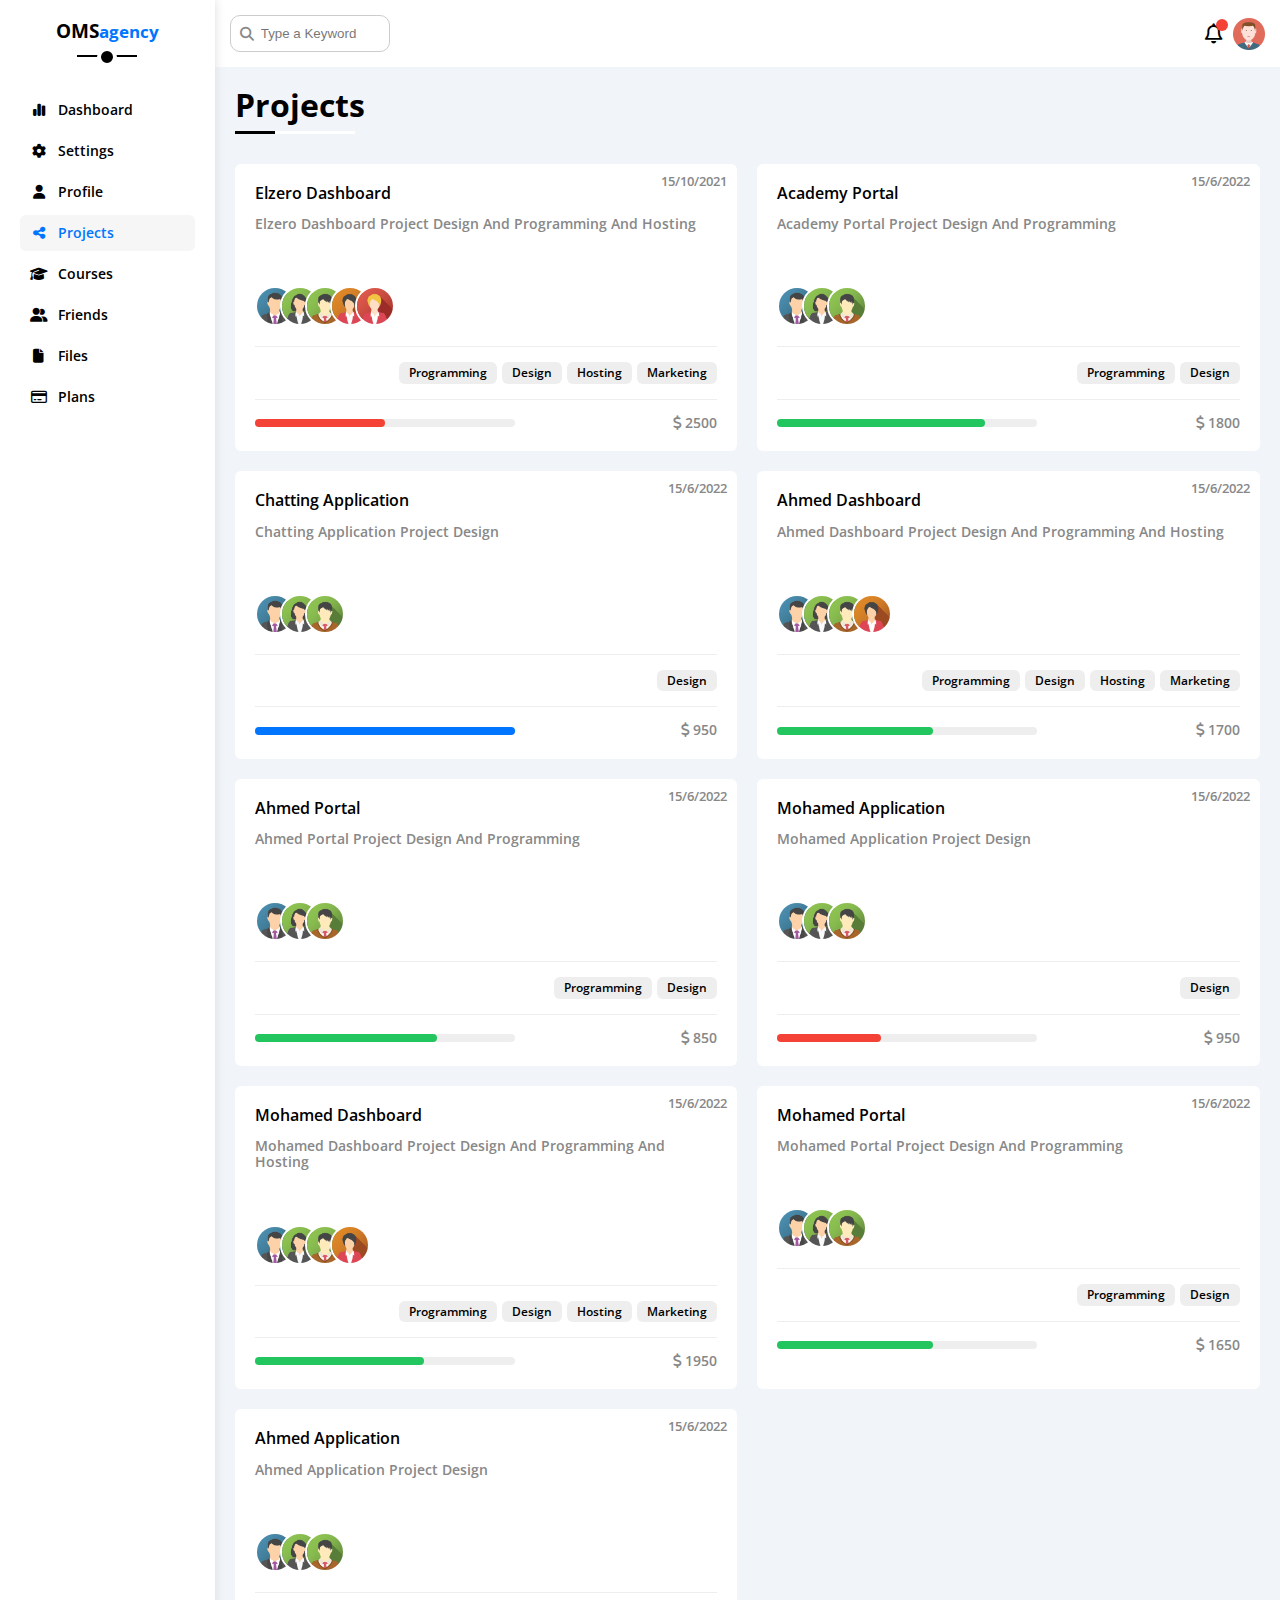
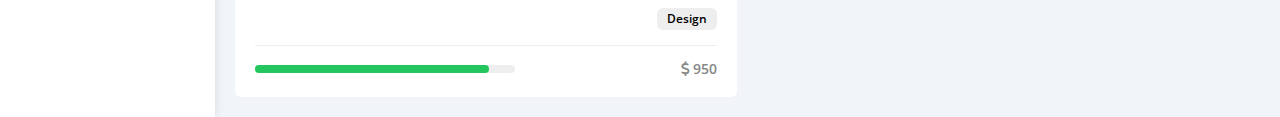
<file: Projects.html>
<!DOCTYPE html>
<html lang="en">
  <head>
    <meta charset="UTF-8" />
    <meta name="viewport" content="width=device-width, initial-scale=1.0" />
    <title>Projects</title>
    <!-- font awesome library -->
    <link rel="stylesheet" href="css/all.min.css" />
    <!-- normalize library -->
    <link rel="stylesheet" href="css/normalize.css" />
    <!-- framwork style file -->
    <link rel="stylesheet" href="css/framwork.css" />
    <!-- main style file -->
    <link rel="stylesheet" href="css/style.css" />
    <!-- google fonts -->
    <link rel="preconnect" href="https://fonts.googleapis.com" />
    <link rel="preconnect" href="https://fonts.gstatic.com" crossorigin />
    <link
      href="https://fonts.googleapis.com/css2?family=Open+Sans:wght@300;400;600;700;800&display=swap"
      rel="stylesheet"
    />
  </head>
  <body>
    <div class="page d-flex">
      <div class="sidebar p-relative p-20 bg-white">
        <h3 class="txt-c p-relative mt-0">OMS<span>agency</span></h3>
        <ul class="links">
          <li>
            <a
              href="index.html"
              class="p-10 rad-6 fs-14 c-black d-flex align-center"
            >
              <i class="fa-solid fa-chart-simple fa-fw"></i>
              <span>Dashboard</span>
            </a>
          </li>
          <li>
            <a
              href="settings.html"
              class="p-10 rad-6 fs-14 c-black d-flex align-center"
            >
              <i class="fa-solid fa-gear fa-fw"></i>
              <span>Settings</span>
            </a>
          </li>
          <li>
            <a
              href="profile.html"
              class="p-10 rad-6 fs-14 c-black d-flex align-center"
            >
              <i class="fa-solid fa-user fa-fw"></i>
              <span>Profile</span>
            </a>
          </li>
          <li>
            <a
              href="Projects.html"
              class="active p-10 rad-6 fs-14 c-black d-flex align-center"
            >
              <i class="fa-solid fa-share-nodes fa-fw"></i>
              <span>Projects</span>
            </a>
          </li>
          <li>
            <a
              href="Courses.html"
              class="p-10 rad-6 fs-14 c-black d-flex align-center"
            >
              <i class="fa-solid fa-graduation-cap fa-fw"></i>
              <span>Courses</span>
            </a>
          </li>
          <li>
            <a
              href="Friends.html"
              class="p-10 rad-6 fs-14 c-black d-flex align-center"
            >
              <i class="fa-solid fa-user-group fa-fw"></i>
              <span>Friends</span>
            </a>
          </li>
          <li>
            <a
              href="Files.html"
              class="p-10 rad-6 fs-14 c-black d-flex align-center"
            >
              <i class="fa-solid fa-file fa-fw"></i>
              <span>Files</span>
            </a>
          </li>
          <li>
            <a
              href="Plans.html"
              class="p-10 rad-6 fs-14 c-black d-flex align-center"
            >
              <i class="fa-regular fa-credit-card fa-fw"></i>
              <span>Plans</span>
            </a>
          </li>
        </ul>
      </div>
      <div class="content w-full">
        <!-- start header -->
        <header class="f-between p-15 bg-white">
          <div class="search p-relative">
            <input
              class="p-10 rad-10"
              type="search"
              placeholder="Type a Keyword"
            />
          </div>
          <div class="icons d-flex align-center">
            <div class="notifications p-relative">
              <i class="fa-regular fa-bell fa-lg"></i>
            </div>
            <img src="images/avatar.png" />
          </div>
        </header>
        <!-- end header -->
        <h1 class="p-relative">Projects</h1>
        <div class="projects-page m-20 d-grid gap-20">
          <div class="projects-box rad-6 p-20 bg-white">
            <span class="c-gray fs-13 date">15/10/2021</span>
            <span class="name mb-20">Elzero Dashboard</span>
            <p class="fs-14 c-gray">
              Elzero Dashboard Project Design And Programming And Hosting
            </p>
            <div class="team">
              <img src="images/team-01.png" alt="Team picture" />
              <img src="images/team-02.png" alt="Team picture" />
              <img src="images/team-03.png" alt="Team picture" />
              <img src="images/team-04.png" alt="Team picture" />
              <img src="images/team-05.png" alt="Team picture" />
            </div>
            <div class="skills-box d-flex gap-5">
              <span class="btn-shape bg-eee">Programming</span>
              <span class="btn-shape bg-eee">Design</span>
              <span class="btn-shape bg-eee">Hosting</span>
              <span class="btn-shape bg-eee">Marketing</span>
            </div>
            <div class="bottom f-between">
              <div class="level red" style="--width: 50%"></div>
              <div class="price">
                <i class="fa-solid fa-dollar-sign"></i>
                2500
              </div>
            </div>
          </div>

          <div class="projects-box rad-6 p-20 bg-white">
            <span class="c-gray fs-13 date">15/6/2022</span>
            <span class="name mb-20">Academy Portal</span>
            <p class="fs-14 c-gray">
              Academy Portal Project Design And Programming
            </p>
            <div class="team">
              <img src="images/team-01.png" alt="Team picture" />
              <img src="images/team-02.png" alt="Team picture" />
              <img src="images/team-03.png" alt="Team picture" />
            </div>
            <div class="skills-box d-flex gap-5">
              <span class="btn-shape bg-eee">Programming</span>
              <span class="btn-shape bg-eee">Design</span>
            </div>
            <div class="bottom f-between">
              <div class="level green" style="--width: 80%"></div>
              <div class="price">
                <i class="fa-solid fa-dollar-sign"></i>
                1800
              </div>
            </div>
          </div>

          <div class="projects-box rad-6 p-20 bg-white">
            <span class="c-gray fs-13 date">15/6/2022 </span>
            <span class="name mb-20">Chatting Application</span>
            <p class="fs-14 c-gray">Chatting Application Project Design</p>
            <div class="team">
              <img src="images/team-01.png" alt="Team picture" />
              <img src="images/team-02.png" alt="Team picture" />
              <img src="images/team-03.png" alt="Team picture" />
            </div>
            <div class="skills-box d-flex gap-5">
              <span class="btn-shape bg-eee">Design</span>
            </div>
            <div class="bottom f-between">
              <div class="level blue" style="--width: 100%"></div>
              <div class="price">
                <i class="fa-solid fa-dollar-sign"></i>
                950
              </div>
            </div>
          </div>

          <div class="projects-box rad-6 p-20 bg-white">
            <span class="c-gray fs-13 date">15/6/2022 </span>
            <span class="name mb-20">Ahmed Dashboard</span>
            <p class="fs-14 c-gray">
              Ahmed Dashboard Project Design And Programming And Hosting
            </p>
            <div class="team">
              <img src="images/team-01.png" alt="Team picture" />
              <img src="images/team-02.png" alt="Team picture" />
              <img src="images/team-03.png" alt="Team picture" />
              <img src="images/team-04.png" alt="Team picture" />
            </div>
            <div class="skills-box d-flex gap-5">
              <span class="btn-shape bg-eee">Programming</span>
              <span class="btn-shape bg-eee">Design</span>
              <span class="btn-shape bg-eee">Hosting</span>
              <span class="btn-shape bg-eee">Marketing</span>
            </div>
            <div class="bottom f-between">
              <div class="level green" style="--width: 60%"></div>
              <div class="price">
                <i class="fa-solid fa-dollar-sign"></i>
                1700
              </div>
            </div>
          </div>

          <div class="projects-box rad-6 p-20 bg-white">
            <span class="c-gray fs-13 date">15/6/2022</span>
            <span class="name mb-20">Ahmed Portal</span>
            <p class="fs-14 c-gray">
              Ahmed Portal Project Design And Programming
            </p>
            <div class="team">
              <img src="images/team-01.png" alt="Team picture" />
              <img src="images/team-02.png" alt="Team picture" />
              <img src="images/team-03.png" alt="Team picture" />
            </div>
            <div class="skills-box d-flex gap-5">
              <span class="btn-shape bg-eee">Programming</span>
              <span class="btn-shape bg-eee">Design</span>
            </div>
            <div class="bottom f-between">
              <div class="level green" style="--width: 70%"></div>
              <div class="price">
                <i class="fa-solid fa-dollar-sign"></i>
                850
              </div>
            </div>
          </div>

          <div class="projects-box rad-6 p-20 bg-white">
            <span class="c-gray fs-13 date">15/6/2022 </span>
            <span class="name mb-20">Mohamed Application</span>
            <p class="fs-14 c-gray">Mohamed Application Project Design</p>
            <div class="team">
              <img src="images/team-01.png" alt="Team picture" />
              <img src="images/team-02.png" alt="Team picture" />
              <img src="images/team-03.png" alt="Team picture" />
            </div>
            <div class="skills-box d-flex gap-5">
              <span class="btn-shape bg-eee">Design</span>
            </div>
            <div class="bottom f-between">
              <div class="level red" style="--width: 40%"></div>
              <div class="price">
                <i class="fa-solid fa-dollar-sign"></i>
                950
              </div>
            </div>
          </div>

          <div class="projects-box rad-6 p-20 bg-white">
            <span class="c-gray fs-13 date">15/6/2022 </span>
            <span class="name mb-20">Mohamed Dashboard</span>
            <p class="fs-14 c-gray">
              Mohamed Dashboard Project Design And Programming And Hosting
            </p>
            <div class="team">
              <img src="images/team-01.png" alt="Team picture" />
              <img src="images/team-02.png" alt="Team picture" />
              <img src="images/team-03.png" alt="Team picture" />
              <img src="images/team-04.png" alt="Team picture" />
            </div>
            <div class="skills-box d-flex gap-5">
              <span class="btn-shape bg-eee">Programming</span>
              <span class="btn-shape bg-eee">Design</span>
              <span class="btn-shape bg-eee">Hosting</span>
              <span class="btn-shape bg-eee">Marketing</span>
            </div>
            <div class="bottom f-between">
              <div class="level green" style="--width: 65%"></div>
              <div class="price">
                <i class="fa-solid fa-dollar-sign"></i>
                1950
              </div>
            </div>
          </div>

          <div class="projects-box rad-6 p-20 bg-white">
            <span class="c-gray fs-13 date">15/6/2022</span>
            <span class="name mb-20">Mohamed Portal</span>
            <p class="fs-14 c-gray">
              Mohamed Portal Project Design And Programming
            </p>
            <div class="team">
              <img src="images/team-01.png" alt="Team picture" />
              <img src="images/team-02.png" alt="Team picture" />
              <img src="images/team-03.png" alt="Team picture" />
            </div>
            <div class="skills-box d-flex gap-5">
              <span class="btn-shape bg-eee">Programming</span>
              <span class="btn-shape bg-eee">Design</span>
            </div>
            <div class="bottom f-between">
              <div class="level green" style="--width: 60%"></div>
              <div class="price">
                <i class="fa-solid fa-dollar-sign"></i>
                1650
              </div>
            </div>
          </div>

          <div class="projects-box rad-6 p-20 bg-white">
            <span class="c-gray fs-13 date">15/6/2022 </span>
            <span class="name mb-20">Ahmed Application</span>
            <p class="fs-14 c-gray">Ahmed Application Project Design</p>
            <div class="team">
              <img src="images/team-01.png" alt="Team picture" />
              <img src="images/team-02.png" alt="Team picture" />
              <img src="images/team-03.png" alt="Team picture" />
            </div>
            <div class="skills-box d-flex gap-5">
              <span class="btn-shape bg-eee">Design</span>
            </div>
            <div class="bottom f-between">
              <div class="level green" style="--width: 90%"></div>
              <div class="price">
                <i class="fa-solid fa-dollar-sign"></i>
                950
              </div>
            </div>
          </div>
        </div>
      </div>
    </div>
  </body>
</html>
</file>
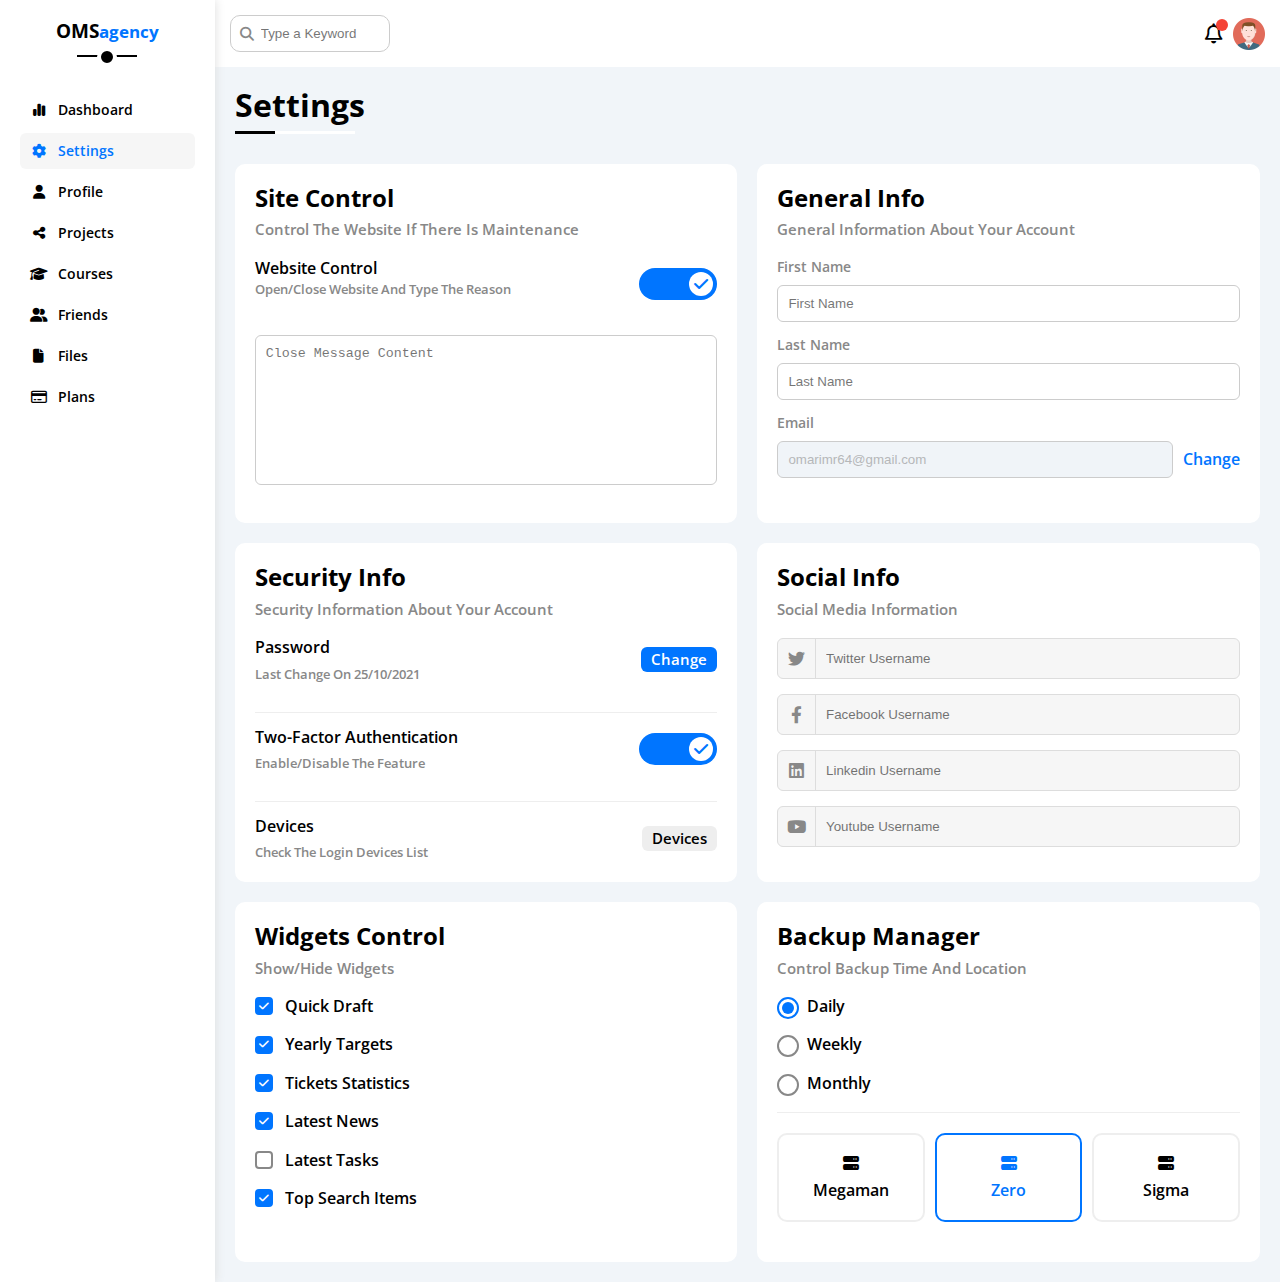
<file: settings.html>
<!DOCTYPE html>
<html lang="en">
  <head>
    <meta charset="UTF-8" />
    <meta name="viewport" content="width=device-width, initial-scale=1.0" />
    <title>Settings</title>
    <!-- font awesome library -->
    <link rel="stylesheet" href="css/all.min.css" />
    <!-- normalize library -->
    <link rel="stylesheet" href="css/normalize.css" />
    <!-- framwork style file -->
    <link rel="stylesheet" href="css/framwork.css" />
    <!-- main style file -->
    <link rel="stylesheet" href="css/style.css" />
    <!-- google fonts -->
    <link rel="preconnect" href="https://fonts.googleapis.com" />
    <link rel="preconnect" href="https://fonts.gstatic.com" crossorigin />
    <link
      href="https://fonts.googleapis.com/css2?family=Open+Sans:wght@300;400;600;700;800&display=swap"
      rel="stylesheet"
    />
  </head>
  <body>
    <div class="page d-flex">
      <div class="sidebar p-relative p-20 bg-white">
        <h3 class="txt-c p-relative mt-0">OMS<span>agency</span></h3>
        <ul class="links">
          <li>
            <a
              href="index.html"
              class="p-10 rad-6 fs-14 c-black d-flex align-center"
            >
              <i class="fa-solid fa-chart-simple fa-fw"></i>
              <span>Dashboard</span>
            </a>
          </li>
          <li>
            <a
              href="settings.html"
              class="active p-10 rad-6 fs-14 c-black d-flex align-center"
            >
              <i class="fa-solid fa-gear fa-fw"></i>
              <span>Settings</span>
            </a>
          </li>
          <li>
            <a
              href="profile.html"
              class="p-10 rad-6 fs-14 c-black d-flex align-center"
            >
              <i class="fa-solid fa-user fa-fw"></i>
              <span>Profile</span>
            </a>
          </li>
          <li>
            <a
              href="Projects.html"
              class="p-10 rad-6 fs-14 c-black d-flex align-center"
            >
              <i class="fa-solid fa-share-nodes fa-fw"></i>
              <span>Projects</span>
            </a>
          </li>
          <li>
            <a
              href="Courses.html"
              class="p-10 rad-6 fs-14 c-black d-flex align-center"
            >
              <i class="fa-solid fa-graduation-cap fa-fw"></i>
              <span>Courses</span>
            </a>
          </li>
          <li>
            <a
              href="Friends.html"
              class="p-10 rad-6 fs-14 c-black d-flex align-center"
            >
              <i class="fa-solid fa-user-group fa-fw"></i>
              <span>Friends</span>
            </a>
          </li>
          <li>
            <a
              href="Files.html"
              class="p-10 rad-6 fs-14 c-black d-flex align-center"
            >
              <i class="fa-solid fa-file fa-fw"></i>
              <span>Files</span>
            </a>
          </li>
          <li>
            <a
              href="Plans.html"
              class="p-10 rad-6 fs-14 c-black d-flex align-center"
            >
              <i class="fa-regular fa-credit-card fa-fw"></i>
              <span>Plans</span>
            </a>
          </li>
        </ul>
      </div>
      <div class="content w-full">
        <!-- start header -->
        <header class="f-between p-15 bg-white">
          <div class="search p-relative">
            <input
              class="p-10 rad-10"
              type="search"
              placeholder="Type a Keyword"
            />
          </div>
          <div class="icons d-flex align-center">
            <div class="notifications p-relative">
              <i class="fa-regular fa-bell fa-lg"></i>
            </div>
            <img src="images/avatar.png" />
          </div>
        </header>
        <!-- end header -->
        <h1 class="p-relative">Settings</h1>
        <div class="settings-page m-20 d-grid gap-20">
          <!-- start control -->
          <div class="site-control p-20 bg-white rad-10">
            <h2 class="m-0 mb-10">Site Control</h2>
            <p class="mt-0 mb-20 fs-15 c-gray">
              Control The Website If There Is Maintenance
            </p>
            <div class="mb-15 f-between">
              <div>
                <span>Website Control</span>
                <p class="mt-5 mb-0 fs-13 c-gray">
                  Open/Close Website And Type The Reason
                </p>
              </div>
              <div>
                <label>
                  <input type="checkbox" class="toggle-checkbox" checked />
                  <div class="toggle-switch"></div>
                </label>
              </div>
            </div>
            <textarea
              placeholder="Close Message Content"
              class="close-message rad-6 p-10 w-full mt-10 mb-15"
            ></textarea>
          </div>
          <!-- end control -->
          <!-- start general -->
          <div class="general-info bg-white p-20 rad-10">
            <h2 class="m-0 mb-10">General Info</h2>
            <p class="mt-0 mb-20 fs-15 c-gray">
              General Information About Your Account
            </p>
            <form>
              <label class="mb-15">
                <span class="c-gray fs-14 mb-10 d-block">First Name</span>
                <input
                  type="text"
                  class="rad-6 p-10 w-full mb-15"
                  placeholder="First Name"
                />
              </label>
              <label>
                <span class="c-gray fs-14 mb-10 d-block">Last Name</span>
                <input
                  type="text"
                  class="rad-6 p-10 w-full mb-15"
                  placeholder="Last Name"
                />
              </label>
              <label>
                <span class="c-gray fs-14 mb-10 d-block">Email</span>
                <div class="d-flex align-center mb-20">
                  <input
                    type="email"
                    class="rad-6 p-10 grow"
                    placeholder="omarimr64@gmail.com"
                    readonly
                  />
                  <a href="#" class="c-blue">Change</a>
                </div>
              </label>
            </form>
          </div>
          <!-- end general -->
          <!-- start security -->
          <div class="security-info bg-white rad-10 p-20">
            <h2 class="m-0 mb-10">Security Info</h2>
            <p class="mt-0 mb-20 fs-15 c-gray">
              Security Information About Your Account
            </p>
            <div class="password f-between">
              <div class="text">
                <span>Password</span>
                <span class="fs-13 c-gray mt-10 d-block"
                  >Last Change On 25/10/2021</span
                >
              </div>
              <a href="#" class="btn-shape bg-blue c-white fs-15">Change</a>
            </div>
            <div class="two f-between">
              <div class="text">
                <span>Two-Factor Authentication</span>
                <span class="fs-13 c-gray mt-10 d-block"
                  >Enable/Disable The Feature</span
                >
              </div>
              <label>
                <input type="checkbox" class="toggle-checkbox" checked />
                <div class="toggle-switch"></div>
              </label>
            </div>
            <div class="devices f-between">
              <div class="text">
                <span>Devices</span>
                <span class="fs-13 c-gray mt-10 d-block"
                  >Check The Login Devices List</span
                >
              </div>
              <a href="#" class="btn-shape bg-eee fs-15 c-black">Devices</a>
            </div>
          </div>
          <!-- end security -->
          <!-- start social -->
          <div class="social-info p-20 rad-10 bg-white">
            <h2 class="m-0 mb-10">Social Info</h2>
            <p class="mt-0 mb-20 fs-15 c-gray">Social Media Information</p>
            <div class="d-flex rad-6 align-center mb-15">
              <input
                type="text"
                class="w-full"
                placeholder="Twitter Username"
              />
              <i class="fa-brands fa-twitter c-gray"></i>
            </div>
            <div class="d-flex rad-6 align-center mb-15">
              <input
                type="text"
                class="w-full"
                placeholder="Facebook Username"
              />
              <i class="c-gray fa-brands fa-facebook-f"></i>
            </div>
            <div class="d-flex rad-6 align-center mb-15">
              <input
                type="text"
                class="w-full"
                placeholder="Linkedin Username"
              />
              <i class="fa-brands fa-linkedin c-gray"></i>
            </div>
            <div class="d-flex rad-6 align-center mb-15">
              <input
                type="text"
                class="w-full"
                placeholder="Youtube Username"
              />
              <i class="fa-brands fa-youtube c-gray"></i>
            </div>
          </div>
          <!-- end social -->
          <!-- start widgets -->
          <div class="widgets p-20 bg-white rad-10">
            <h2 class="m-0 mb-10">Widgets Control</h2>
            <p class="mt-0 mb-20 fs-15 c-gray">Show/Hide Widgets</p>
            <div class="d-flex align-center mb-20">
              <input type="checkbox" id="draft" checked />
              <label for="draft">Quick Draft</label>
            </div>
            <div class="d-flex align-center mb-20">
              <input type="checkbox" id="targets" checked />
              <label for="targets">Yearly Targets</label>
            </div>
            <div class="d-flex align-center mb-20">
              <input type="checkbox" id="statistics" checked />
              <label for="statistics">Tickets Statistics</label>
            </div>
            <div class="d-flex align-center mb-20">
              <input type="checkbox" id="news" checked />
              <label for="news">Latest News</label>
            </div>
            <div class="d-flex align-center mb-20">
              <input type="checkbox" id="tasks" />
              <label for="tasks">Latest Tasks</label>
            </div>
            <div class="d-flex align-center">
              <input type="checkbox" id="items" checked />
              <label for="items">Top Search Items</label>
            </div>
          </div>
          <!-- end widgets -->
          <!-- start backup -->
          <div class="backup p-20 rad-10 bg-white">
            <h2 class="m-0 mb-10">Backup Manager</h2>
            <p class="mt-0 mb-20 fs-15 c-gray">
              Control Backup Time And Location
            </p>
            <div class="time">
              <div class="d-flex align-center mb-20">
                <input type="radio" id="daily" name="time" checked />
                <label for="daily">Daily</label>
              </div>
              <div class="d-flex align-center mb-20">
                <input type="radio" id="weekly" name="time" />
                <label for="weekly">Weekly</label>
              </div>
              <div class="d-flex align-center mb-20">
                <input type="radio" id="monthly" name="time" />
                <label for="monthly">Monthly</label>
              </div>
            </div>
            <div class="plan d-flex gap-10">
              <input type="radio" name="plan" id="mega" />
              <label for="mega" class="p-20 d-flex f-center wrap rad-10 txt-c">
                <i class="fa-solid fa-server"></i>
                <span class="d-block w-full mt-10">Megaman</span>
              </label>
              <input type="radio" name="plan" id="zero" checked />
              <label for="zero" class="p-20 d-flex f-center wrap rad-10 txt-c">
                <i class="fa-solid fa-server"></i>
                <span class="d-block w-full mt-10">Zero</span>
              </label>
              <input type="radio" name="plan" id="sigma" />
              <label for="sigma" class="p-20 d-flex f-center wrap rad-10 txt-c">
                <i class="fa-solid fa-server"></i>
                <span class="d-block w-full mt-10">Sigma</span>
              </label>
            </div>
          </div>
          <!-- end backup -->
        </div>
      </div>
    </div>
  </body>
</html>
</file>
<file: css/framwork.css>
/* start variables */

:root {
  --blue-color: #0075ff;
  --blue-alt-color: #0d69d5;
  --orange-color: #f5930b;
  --green-color: #22c55e;
  --red-color: #f44336;
  --gray-color: #888;
}

/* end variables */
/* start Box */

.d-flex {
  display: flex;
}

.align-center {
  align-items: center;
}

.space-between {
  justify-content: space-between;
}

.grow {
  flex: 1;
}

.wrap {
  flex-wrap: wrap;
}

.d-column {
  flex-direction: column;
}

.d-grid {
  display: grid;
}

.gap-20 {
  gap: 20px;
}

.gap-10 {
  gap: 10px;
}

.gap-5 {
  gap: 5px;
}

.d-block {
  display: block;
}

@media (max-width: 767px) {
  .d-block-mobile {
    display: block;
  }

  .hide-mobile {
    display: none;
  }
}

.w-full {
  width: 100%;
}

.w-fit {
  width: fit-content;
}

.b-none {
  border: none;
}

/* end Box */
/* start position */

.p-relative {
  position: relative;
}

/* end position */
/* start padding + margin */
.p-5 {
  padding: 5px;
}

.p-10 {
  padding: 10px;
}

.p-15 {
  padding: 15px;
}

.p-20 {
  padding: 20px;
}

.pt-5 {
  padding-top: 5px;
}

.pt-10 {
  padding-top: 10px;
}

.pb-10 {
  padding-bottom: 10px;
}

.pl-10 {
  padding-left: 10px;
}

.pt-15 {
  padding-top: 15px;
}

.pt-20 {
  padding-top: 20px;
}

.pb-5 {
  padding-bottom: 5px;
}

.pb-20 {
  padding-bottom: 20px;
}

.pb-15 {
  padding-bottom: 15px;
}

.m-0 {
  margin: 0;
}

.m-20 {
  margin: 20px;
}

.mt-0 {
  margin-top: 0px;
}

.mt-5 {
  margin-top: 5px;
}

.mt-10 {
  margin-top: 10px;
}

.mt-20 {
  margin-top: 20px;
}

.mb-5 {
  margin-bottom: 5px;
}

.mb-10 {
  margin-bottom: 10px;
}

.mb-15 {
  margin-bottom: 15px;
}

.mb-20 {
  margin-bottom: 20px;
}

.mb-25 {
  margin-bottom: 25px;
}

/* end padding + margin */
/* start border */
.rad-6 {
  border-radius: 6px;
}

.rad-10 {
  border-radius: 10px;
}
/* end border */
/* start color */

.bg-white {
  background-color: white;
}

.bg-eee {
  background-color: #eee;
}

.bg-gray {
  background-color: var(--gray-color);
}

.bg-blue {
  background-color: var(--blue-color);
}

.bg-red {
  background-color: var(--red-color);
}

.bg-orange {
  background-color: var(--orange-color);
}

.bg-green {
  background-color: var(--green-color);
}

/* end color */
/* start font */

.txt-c {
  text-align: center;
}

@media (max-width: 767px) {
  .txt-c-mobile {
    text-align: center;
  }
}

.c-black {
  color: black;
}

.c-white {
  color: white;
}

.c-orange {
  color: var(--orange-color);
}

.c-blue {
  color: var(--blue-color);
}

.c-gray {
  color: var(--gray-color);
}

.c-red {
  color: var(--red-color);
}

.c-green {
  color: var(--green-color);
}

.fs-13 {
  font-size: 13px;
}

.fs-14 {
  font-size: 14px;
}

.fs-15 {
  font-size: 15px;
}

.fs-25 {
  font-size: 25px;
}

.fw-b {
  font-weight: bold;
}

/* end font */

/* start components */

.f-between {
  display: flex;
  align-items: center;
  justify-content: space-between;
}

.f-center {
  display: flex;
  align-items: center;
  justify-content: center;
}

.btn-shape {
  padding: 4px 10px;
  border-radius: 6px;
}

/* end components */
</file>
<file: css/style.css>
/* start variables */

:root {
  --blue-color: #0075ff;
  --blue-alt-color: #0d69d5;
  --orange-color: #f59e0b;
  --green-color: #22c55e;
  --red-color: #f44336;
  --gray-color: #888;
}

/* end variables */
/* start main rules */

* {
  box-sizing: border-box;
  -webkit-box-sizing: border-box;
  -moz-box-sizing: border-box;
  padding: 0;
}

body {
  margin: 0;
  font-family: "Open Sans", sans-serif;
  font-weight: 600;
}

*:focus {
  outline: none;
}

a {
  text-decoration: none;
}

ul {
  list-style: none;
}

.page {
  min-height: 100vh;
  background-color: #f1f5f9;
}

::-webkit-scrollbar {
  width: 15px;
}

::-webkit-scrollbar-track {
  background-color: white;
}

::-webkit-scrollbar-thumb {
  background-color: var(--blue-color);
}

::-webkit-scrollbar-thumb:hover {
  background-color: var(--blue-alt-color);
}

.toggle-checkbox {
  display: none;
}

.toggle-switch {
  width: 78px;
  height: 32px;
  border-radius: 16px;
  background-color: #ccc;
  position: relative;
  transition: 0.3s ease-out;
  cursor: pointer;
}

.toggle-switch::before {
  font-family: "Font Awesome 6 Free";
  font-weight: 900;
  content: "\f00d";
  display: flex;
  justify-content: center;
  align-items: center;
  width: 24px;
  height: 24px;
  background-color: white;
  border-radius: 50%;
  position: absolute;
  left: 4px;
  bottom: 4px;
  transition: 0.3s;
  color: #ccc;
}

.toggle-checkbox:checked + .toggle-switch {
  background-color: var(--blue-color);
}

.toggle-checkbox:checked + .toggle-switch::before {
  content: "\f00c";
  color: var(--blue-color);
  left: 50px;
}

.level {
  background-color: #eee;
  border-radius: 25px;
  position: relative;
  max-width: 100%;
}

.level::before {
  content: "";
  height: inherit;
  border-radius: inherit;
  position: absolute;
  left: 0;
  bottom: 0;
}

.level.red::before {
  background-color: var(--red-color);
}

.level.green::before {
  background-color: var(--green-color);
}

.level.blue::before {
  background-color: var(--blue-color);
}

/* end main rules */
/* start sidebar */

.sidebar {
  width: 250px;
  box-shadow: 0 0 10px #ddd;
}

.sidebar > h3 {
  margin-bottom: 50px;
}

.sidebar > h3 span {
  color: var(--blue-color);
  font-size: 17px;
}

@media (min-width: 768px) {
  .sidebar > h3::before {
    content: "";
    background-color: black;
    width: 60px;
    height: 2px;
    position: absolute;
    bottom: -15px;
    left: 50%;
    transform: translateX(-50%);
  }

  .sidebar > h3::after {
    content: "";
    background-color: black;
    width: 12px;
    height: 12px;
    border: 4px solid white;
    border-radius: 50%;
    position: absolute;
    bottom: -15px;
    left: 50%;
    transform: translate(-50%, 50%);
  }
}

.sidebar .links li a {
  margin-bottom: 5px;
  transition: 0.3s;
}

.sidebar .links li a.active,
.sidebar .links li a:hover {
  background-color: #f6f6f6;
  color: var(--blue-color);
}

.sidebar .links li a span {
  margin-left: 10px;
}

@media (max-width: 767px) {
  .sidebar {
    width: 58px;
    padding: 10px;
  }

  .sidebar > h3 {
    margin-bottom: 15px;
    font-size: 13px;
  }

  .sidebar .links li a span {
    display: none;
  }

  .sidebar > h3 span {
    display: none;
  }
}

/* end sidebar */

/* start content */

.search input {
  border: 1px solid #ccc;
  padding-left: 30px;
  width: 160px;
  transition: width 0.3s;
  color: black;
}

.search input:focus {
  width: 200px;
}

.search input:focus::placeholder {
  opacity: 0;
}

.search::before {
  font-family: "Font Awesome 6 Free";
  font-weight: 900;
  content: "\f002";
  font-size: 14px;
  position: absolute;
  top: 50%;
  left: 10px;
  transform: translateY(-50%);
  color: var(--gray-color);
}

.icons .notifications::before {
  content: "";
  background-color: var(--red-color);
  width: 12px;
  height: 12px;
  border-radius: 50%;
  position: absolute;
  top: -5px;
  right: -5px;
}

.icons img {
  width: 32px;
  height: 32px;
  margin-left: 10px;
}

.content {
  overflow: hidden;
}

.content > h1 {
  margin: 20px 20px 40px;
}
.content > h1::before,
.content > h1::after {
  content: "";
  height: 3px;
  position: absolute;
  bottom: -10px;
  left: 0;
}

.content h1::before {
  width: 120px;
  background-color: white;
}

.content h1::after {
  width: 40px;
  background-color: black;
}

.wrapper {
  grid-template-columns: repeat(auto-fill, minmax(450px, 1fr));
  margin: 0 20px 20px;
}

@media (max-width: 767px) {
  .wrapper {
    grid-template-columns: minmax(200px, 1fr);
    margin: 0 10px;
  }
}

/* end content */
/* start wedgies */

.welcome {
  overflow: hidden;
}

.welcome .intro img {
  width: 200px;
  margin-bottom: -20px;
}

.welcome > .avatar {
  border: 4px solid white;
  border-radius: 50%;
  width: 62px;
  height: 62px;
  box-shadow: 0 0 5px #ddd;
  margin-left: 23px;
  margin-top: -32px;
}

.welcome .body {
  border-top: 1px solid #eee;
  border-bottom: 1px solid #eee;
}

.welcome .body > div {
  flex: 1;
}

.welcome .visit {
  margin: 0 15px 15px auto;
  transition: var(--blue-alt-color);
}

.welcome .visit:hover {
  background-color: var(--blue-alt-color);
}

@media (max-width: 767px) {
  .welcome > .avatar {
    margin-left: 0;
  }

  .welcome .body > div:not(:last-child) {
    margin-bottom: 20px;
  }
}

.quick-draft textarea {
  height: 180px;
  resize: none;
}

.quick-draft input[type="submit"] {
  margin-left: auto;
  cursor: pointer;
  transition: 0.3s;
}

.quick-draft input[type="submit"]:hover {
  background-color: var(--blue-alt-color);
}

.targets .target-row .icon {
  width: 80px;
  height: 80px;
  margin-right: 10px;
}

.targets .target-row .icon.money,
.targets .target-row .icon.money ~ .details .progress-track {
  background-color: rgb(0 117 255 / 20%);
  color: var(--blue-color);
}

.targets .target-row .icon.projects,
.targets .target-row .icon.projects ~ .details .progress-track {
  background-color: rgb(245 147 11 / 20%);
  color: var(--orange-color);
}

.targets .target-row .icon.team,
.targets .target-row .icon.team ~ .details .progress-track {
  background-color: rgb(34 197 94 / 20%);
  color: var(--green-color);
}

.progress-track,
.progress {
  height: 4px;
}

.progress::before {
  content: attr(data);
  font-size: 13px;
  color: white;
  padding: 2px 5px;
  border-radius: 6px;
  position: absolute;
  right: 0;
  bottom: 0;
  transform: translate(50%, -15px);
}

.progress::after {
  content: "";
  position: absolute;
  right: 0;
  bottom: 0;
  transform: translate(50%, -7px);
  border: 4px solid;
}

.targets .target-row .icon.money ~ .details .progress::before {
  background-color: var(--blue-color);
}
.targets .target-row .icon.money ~ .details .progress::after {
  border-color: var(--blue-color) transparent transparent transparent;
}

.targets .target-row .icon.projects ~ .details .progress::before {
  background-color: var(--orange-color);
}
.targets .target-row .icon.projects ~ .details .progress::after {
  border-color: var(--orange-color) transparent transparent transparent;
}

.targets .target-row .icon.team ~ .details .progress::before {
  background-color: var(--green-color);
}
.targets .target-row .icon.team ~ .details .progress::after {
  border-color: var(--green-color) transparent transparent transparent;
}

.tickets .box {
  flex-basis: calc(50% - 10px);
  border: 1px solid #ccc;
}

@media (max-width: 767px) {
  .tickets .box {
    flex-basis: 100%;
  }
}

.latest-news .news-row:not(:last-of-type) {
  border-bottom: 1px solid #eee;
  margin-bottom: 20px;
  padding-bottom: 20px;
}

.latest-news .news-row img {
  width: 100px;
  margin-right: 15px;
}

@media (max-width: 767px) {
  .latest-news .news-row img {
    margin: 0 0 5px;
  }

  .latest-news .news-row h3 {
    font-size: 16px;
  }

  .latest-news .news-row p {
    font-size: 14px;
  }

  .latest-news .news-row .time {
    margin: 10px auto;
    width: fit-content;
    font-size: 13px;
  }
}

.latest-tasks .task-row:not(:last-of-type) {
  margin-bottom: 15px;
  padding-bottom: 15px;
  border-bottom: 1px solid #eee;
}

.latest-tasks .task-row i {
  padding-left: 15px;
}

.latest-tasks .task-row.done {
  opacity: 0.3;
}

.latest-tasks .task-row.done h3,
.latest-tasks .task-row.done p {
  text-decoration: line-through;
}

.latest-tasks .task-row .delete {
  cursor: pointer;
  transition: 0.3s;
}

.latest-tasks .task-row .delete:hover {
  color: var(--red-color);
}

.latest-upload ul li img {
  width: 40px;
  height: 40px;
  margin-right: 15px;
}

.latest-upload ul li:not(:last-of-type) {
  border-bottom: 1px solid #eee;
  margin-bottom: 15px;
}

.last-project ul::before {
  content: "";
  width: 2px;
  height: calc(100% - 20px);
  position: absolute;
  top: 10px;
  left: 11px;
  background-color: var(--blue-color);
}

.last-project li::before {
  content: "";
  width: 22px;
  height: 22px;
  background-color: white;
  border: 2px solid white;
  outline: 2px solid var(--blue-color);
  border-radius: 50%;
  display: block;
  margin-right: 10px;
}

.last-project .done::before {
  background-color: var(--blue-color);
}

.last-project .current::before {
  animation: change-color 1s infinite;
}

.last-project img {
  width: 160px;
  position: absolute;
  bottom: 0;
  right: 0;
  opacity: 0.1;
}

@media (min-width: 768px) {
  .last-project ul li {
    padding: 10px 10px 10px 0;
  }
}

.reminders li div {
  border-left: 3px solid;
  margin-left: 10px;
}

.reminders li::before {
  content: "";
  width: 15px;
  height: 15px;
  border-radius: 50%;
  display: block;
}

.reminders li.blue::before {
  background-color: var(--blue-color);
}
.reminders li.blue div {
  border-color: var(--blue-color);
}

.reminders li.green::before {
  background-color: var(--green-color);
}
.reminders li.green div {
  border-color: var(--green-color);
}

.reminders li.orange::before {
  background-color: var(--orange-color);
}
.reminders li.orange div {
  border-color: var(--orange-color);
}

.reminders li.red::before {
  background-color: var(--red-color);
}
.reminders li.red div {
  border-color: var(--red-color);
}

@media (max-width: 767px) {
  .reminders li span:first-of-type {
    font-size: 13px;
  }
}

.latest-post .user img {
  width: 48px;
  height: 48px;
  margin-right: 15px;
}

.latest-post p {
  font-weight: 600;
  line-height: 2;
  border-top: 1px solid #eee;
  border-bottom: 1px solid #eee;
}

.social-stats li a {
  color: white;
  font-weight: normal;
  cursor: pointer;
}

.social-stats li .icon {
  font-size: 2em;
  width: 50px;
  color: white;
  display: flex;
  justify-content: center;
  align-items: center;
  transition: 0.3s;
}

.social-stats .icon:hover {
  transform: rotate(5deg);
}

@media (max-width: 767px) {
  .social-stats li div span {
    font-size: 13px;
  }
}

.social-stats li.twitter {
  background-color: #d2ecfc;
  color: #1da1f3;
}
.social-stats li.twitter .icon,
.social-stats li.twitter a {
  background-color: #1da1f2;
}

.social-stats li.facebook {
  background-color: #d1e4fc;
  color: #1da1f3;
}
.social-stats li.facebook .icon,
.social-stats li.facebook a {
  background-color: #1877f2;
}

.social-stats li.youtube {
  background-color: #ffcccc;
  color: var(--red-color);
}
.social-stats li.youtube .icon,
.social-stats li.youtube a {
  background-color: var(--red-color);
}

.social-stats li.linkedin {
  background-color: #cce4f0;
  color: #0077b5;
}
.social-stats li.linkedin .icon,
.social-stats li.linkedin a {
  background-color: #0077b5;
}

@media (max-width: 767px) {
  .projects-section {
    margin: 20px 10px;
  }
}

.projects-section .responsive-table {
  overflow-x: auto;
}

.projects-section table {
  min-width: 1000px;
  border-spacing: 0;
}

.projects-section table td {
  padding: 15px;
}

.projects-section table thead td {
  background-color: #eee;
  font-weight: bold;
}

.projects-section table tbody td {
  border-bottom: 1px solid #eee;
  border-left: 1px solid #eee;
  font-weight: normal;
  font-size: 15px;
}

.projects-section table tbody td:last-of-type {
  border-right: 1px solid #eee;
}

.projects-section table tbody td img {
  border-radius: 50%;
  border: 2px solid white;
  width: 32px;
  height: 32px;
}

.projects-section table tbody td img:not(:first-of-type) {
  margin-left: -20px;
}

.projects-section table tbody td a.pending {
  background-color: var(--orange-color);
}

.projects-section table tbody td a.in-progress {
  background-color: var(--blue-color);
}

.projects-section table tbody td a.complated {
  background-color: var(--green-color);
}

.projects-section table tbody td a.rejected {
  background-color: var(--red-color);
}

/* end wedgies */

/* start settings */

.settings-page {
  grid-template-columns: repeat(auto-fill, minmax(500px, 1fr));
}

@media (max-width: 767px) {
  .settings-page {
    padding-bottom: 20px;
    grid-template-columns: minmax(100px, 1fr);
    margin: 0 10px;
    gap: 10px;
  }
}

.settings-page .site-control .close-message {
  height: 150px;
  resize: none;
  border: 1px #ccc solid;
}

.settings-page .general-info form div {
  gap: 10px;
}

.settings-page .general-info form input {
  border: 1px #ccc solid;
}

.settings-page .general-info form input[type="email"] {
  background-color: #f0f4f8;
  color: #858585;
}

.settings-page .security-info > div:not(:last-of-type) {
  border-bottom: 1px #eee solid;
  padding-bottom: 30px;
  margin-bottom: 15px;
}

.settings-page .social-info > div {
  border: 1px solid #ddd;
  background-color: #f6f6f6;
  flex-direction: row-reverse;
}

.settings-page .social-info > div i {
  transition: 0.3s;
  font-size: 17px;
  flex-basis: 40px;
  text-align: center;
}

.settings-page .social-info > div input {
  border: none;
  border-left: 1px solid #ddd;
  background-color: transparent;
  padding: 12px 10px;
}

.settings-page .social-info > div input:focus + i {
  color: black;
}

.settings-page .widgets > div label {
  padding-left: 30px;
  position: relative;
  display: flex;
  align-items: center;
  cursor: pointer;
}

.settings-page .widgets > div label::before {
  content: "";
  position: absolute;
  width: 14px;
  height: 14px;
  border-radius: 4px;
  border: 2px solid var(--gray-color);
  left: 0;
}

.settings-page .widgets > div label::after {
  position: absolute;
  left: 2px;
  width: 14px;
  height: 14px;
  background-color: var(--blue-color);
  font-family: "Font Awesome 6 Free";
  font-weight: 900;
  content: "\f00c";
  display: flex;
  justify-content: center;
  align-items: center;
  color: white;
  font-size: 11px;
  transform: scale(0) rotate(360deg);
  transition: 0.2s;
}

.settings-page .widgets > div input:checked + label::before,
.settings-page .widgets > div label:hover::before {
  border-color: var(--blue-color);
}

.settings-page .widgets > div input:checked + label::after {
  transform: scale(1);
}

.settings-page .widgets > div input,
.settings-page .backup > div input {
  display: none;
}

.settings-page .backup .time label {
  padding-left: 30px;
  position: relative;
  cursor: pointer;
}

.settings-page .backup .time label::before {
  content: "";
  position: absolute;
  width: 18px;
  height: 18px;
  border-radius: 50%;
  border: 2px solid var(--gray-color);
  left: 0;
}

.settings-page .backup > .time label::after {
  content: "";
  position: absolute;
  left: 5px;
  top: 5px;
  width: 12px;
  height: 12px;
  background-color: var(--blue-color);
  transform: scale(0);
  transition: 0.2s;
  border-radius: 50%;
  transition: 0.2s;
}

.settings-page .backup > .time input:checked + label::after {
  transform: scale(1);
}

.settings-page .backup > .time input:checked + label::before {
  border-color: var(--blue-color);
}

.settings-page .backup .plan {
  border-top: 1px solid #eee;
  padding: 20px 0;
}

@media (max-width: 767px) {
  .settings-page .backup .plan {
    flex-wrap: wrap;
  }
}

.settings-page .backup .plan > label {
  border: 2px solid #eee;
  cursor: pointer;
  flex-basis: 100%;
}

.settings-page .backup .plan input:checked + label {
  border-color: var(--blue-color);
  color: var(--blue-color);
}

/* end settings */

/* start profile */

.profile-page {
  grid-template-columns: repeat(3, 1fr);
}

.profile-page .overview {
  grid-column: span 3;
  align-items: center;
}

.profile-page .activities {
  grid-column: span 2;
}

@media (max-width: 767px) {
  .profile-page {
    grid-template-columns: repeat(1, 1fr);
    margin: 10px;
    gap: 10px;
  }

  .profile-page .activities,
  .profile-page .overview {
    grid-column: span 1;
  }
}

.profile-page .overview .avatar {
  flex-basis: 300px;
  padding: 20px;
  gap: 15px;
  border-right: 1px solid #eee;
}

.profile-page .overview .avatar img {
  width: 120px;
  height: 120px;
}

.profile-page .overview .avatar .level {
  width: 70%;
  height: 6px;
}

.profile-page .overview .avatar .level::before {
  width: 60%;
}

.profile-page .overview .avatar .stars i {
  color: var(--orange-color);
}

.profile-page .overview .avatar .stars i:not(:last-child) {
  margin-right: 4px;
}

.profile-page .overview .info > div {
  transition: 0.3s;
  padding: 20px;
}

.profile-page .overview .info > div:hover {
  background-color: #f9f9f9;
}

.profile-page .overview .info > div:not(:last-child) {
  border-bottom: 1px solid #eee;
}

.profile-page .overview .info > div > div {
  display: grid;
  grid-template-columns: repeat(auto-fill, minmax(250px, 1fr));
  gap: 10px;
}

.profile-page .overview .info .toggle-switch {
  height: 20px;
  width: 72px;
}

.profile-page .overview .info .toggle-switch::before {
  height: 12px;
  width: 12px;
  font-size: 8px;
}

.profile-page
  .overview
  .info
  .toggle-checkbox:checked
  + .toggle-switch::before {
  left: 56px;
}

@media (max-width: 767px) {
  .profile-page .overview {
    flex-wrap: wrap;
    justify-content: center;
  }

  .profile-page .overview .avatar {
    border: none;
  }

  .profile-page .overview .info > div {
    text-align: center;
  }

  .profile-page .overview .info > div > div {
    margin-top: 20px;
    gap: 20px;
  }

  .profile-page .overview .info > div label {
    display: flex;
    justify-content: center;
  }
}

@media (max-width: 374px) {
  .profile-page .overview .info > div > div {
    grid-template-columns: 1fr;
  }
}

.profile-page .skills .skill-box:not(:last-child) {
  border-bottom: 1px solid #eee;
}

.profile-page .activities .activity-box {
  align-items: center;
  padding: 20px 0;
}

.profile-page .activities .activity-box:not(:last-child) {
  border-bottom: 1px solid #eee;
}

.profile-page .activities .activity-box img {
  width: 64px;
  height: 64px;
  margin-right: 10px;
}

.profile-page .activities .activity-box .date {
  margin-left: auto;
  text-align: right;
}

@media (max-width: 767px) {
  .profile-page .skills .skill-box {
    justify-content: center;
  }

  .profile-page .activities .activity-box {
    flex-direction: column;
    text-align: center;
    gap: 20px;
  }

  .profile-page .activities .activity-box img {
    margin: 0;
  }

  .profile-page .activities .activity-box .date {
    text-align: center;
    margin: 0;
  }
}

/* end profile */

/* start projects */

.projects-page {
  grid-template-columns: repeat(auto-fill, minmax(500px, 1fr));
}

@media (max-width: 767px) {
  .projects-page {
    grid-template-columns: minmax(200px, 1fr);
    margin: 10px;
    gap: 10px;
  }
}

.projects-page .projects-box {
  position: relative;
}

.projects-page .projects-box .date {
  position: absolute;
  right: 10px;
  top: 10px;
}

@media (max-width: 320px) {
  .projects-page .projects-box {
    text-align: center;
  }

  .projects-page .projects-box .name {
    margin-top: 10px;
    display: block;
  }

  .projects-page .projects-box .date {
    right: 50%;
    transform: translateX(50%);
  }
}

.projects-page .projects-box .team {
  display: flex;
  padding: 40px 0 20px;
  border-bottom: 1px solid #eee;
}

.projects-page .projects-box .team img {
  width: 40px;
  height: 40px;
  border-radius: 50%;
  border: 2px solid white;
}

.projects-page .projects-box .team img:hover {
  z-index: 10;
}

.projects-page .projects-box .team img:not(:first-child) {
  margin-left: -15px;
}

.projects-page .projects-box .skills-box {
  padding: 15px 0;
  justify-content: flex-end;
  border-bottom: 1px solid #eee;
  font-size: 12px;
}

.projects-page .projects-box .bottom {
  margin-top: 15px;
  color: var(--gray-color);
  font-size: 14px;
}

.projects-page .projects-box .bottom .level {
  height: 8px;
  width: 260px;
}

.projects-page .projects-box .bottom .level::before {
  width: var(--width);
}

@media (max-width: 767px) {
  .projects-page .projects-box .skills-box,
  .projects-page .projects-box .bottom {
    flex-direction: column;
  }
  .projects-page .projects-box .skills-box span {
    width: fit-content;
  }

  .projects-page .projects-box .bottom {
    justify-content: center;
    gap: 15px;
  }
}

/* end projects */

/* start courses */

.courses-page {
  grid-template-columns: repeat(auto-fill, minmax(300px, 1fr));
}

@media (max-width: 767px) {
  .courses-page {
    grid-template-columns: minmax(200px, 1fr);
    margin: 10px;
    gap: 10px;
  }
}

.courses-page .courses-box {
  overflow: hidden;
  position: relative;
}

.courses-page .courses-box .person {
  position: absolute;
  width: 64px;
  height: 64px;
  border-radius: 50%;
  border: 2px solid white;
  top: 20px;
  left: 20px;
}

.courses-page .courses-box img:not(.person) {
  width: 100%;
}

.courses-page .courses-box .text p {
  line-height: 1.5;
}

.courses-page .courses-box .bottom {
  position: relative;
  padding: 20px;
  border-top: 1px solid #eee;
}

.courses-page .courses-box .bottom a {
  position: absolute;
  left: 50%;
  top: 0;
  transform: translate(-50%, -50%);
  padding: 5px 10px;
  border-radius: 5px;
}

/* end courses */

/* start friends */

.friends-page {
  grid-template-columns: repeat(auto-fill, minmax(300px, 1fr));
}

@media (max-width: 767px) {
  .friends-page {
    grid-template-columns: minmax(200px, 1fr);
    margin: 10px;
    gap: 10px;
  }
}

.friends-page .friends-box {
  position: relative;
}

.friends-page .friends-box .vip {
  position: absolute;
  font-size: 40px;
  color: var(--orange-color);
  opacity: 0.2;
  right: 20px;
  bottom: 90px;
  font-weight: bold;
}

.friends-page .friends-box .icons {
  position: absolute;
  left: 10px;
  top: 10px;
}

.friends-page .friends-box .icons i {
  color: #666;
  background-color: #eee;
  padding: 10px;
  border-radius: 50%;
  transition: 0.3s;
  cursor: pointer;
  font-size: 13px;
}

.friends-page .friends-box .icons i:hover {
  background-color: var(--blue-color);
  color: white;
}

.friends-page .friends-box .top {
  text-align: center;
  padding: 10px 0 20px;
  border-bottom: 1px solid #eee;
}

.friends-page .friends-box .top img {
  width: 100px;
  height: 100px;
  border-radius: 50%;
  margin-bottom: 15px;
}

.friends-page .friends-box .mid {
  padding: 15px 0;
  font-size: 14px;
  display: flex;
  flex-direction: column;
  gap: 15px;
  border-bottom: 1px solid #eee;
}

.friends-page .friends-box .mid i {
  margin-right: 5px;
}

.friends-page .friends-box .bottom {
  margin-top: 15px;
}

@media (max-width: 767px) {
  .friends-page .friends-box .bottom .btns {
    display: flex;
    justify-content: flex-end;
    gap: 5px;
    flex-wrap: wrap;
  }
}

@media (max-width: 320px) {
  .friends-page .friends-box .vip {
    display: none;
  }
}

/* end friends */

/* start files */

.files-page {
  align-items: flex-start;
}

.files-page .statistics {
  min-width: 260px;
}

@media (max-width: 767px) {
  .files-page {
    flex-direction: column-reverse;
    align-items: stretch;
    margin: 10px;
    gap: 10px;
  }

  .files-page .statistics {
    min-width: 200px;
  }
}

.files-page .statistics .files-box {
  border-radius: 10px;
  border: 1px solid #eee;
  margin-bottom: 15px;
}

.files-page .statistics .files-box > span {
  margin-left: auto;
}

.files-page .statistics .files-box .left i {
  width: 40px;
  height: 40px;
  display: flex;
  justify-content: center;
  align-items: center;
  background-color: rgb(0 117 255 / 20%);
  color: var(--blue-color);
}

.files-page .statistics .files-box:nth-of-type(2) .left i {
  background-color: rgb(34 197 94 / 20%);
  color: var(--green-color);
}

.files-page .statistics .files-box:nth-of-type(3) .left i {
  background-color: rgb(244 67 54 / 20%);
  color: var(--red-color);
}

.files-page .statistics .files-box:nth-of-type(4) .left i {
  background-color: rgb(245 158 11 / 20%);
  color: var(--orange-color);
}

.files-page .statistics .files-box .left .extension {
  display: flex;
  flex-direction: column;
  justify-content: space-between;
}

.files-page .statistics button {
  border: none;
  padding: 10px 15px;
  display: block;
  width: fit-content;
  margin: auto;
  cursor: pointer;
}

.files-page .statistics button:hover i {
  animation: top-and-bottom 0.7s ease infinite;
}

.files-page .statistics button i {
  margin-right: 10px;
}

.files-page .files {
  grid-template-columns: repeat(auto-fill, minmax(200px, 1fr));
}

@media (max-width: 767px) {
  .files-page .files {
    gap: 10px;
  }
}

.files-page .files .file-box {
  position: relative;
  text-align: center;
}

.files-page .files .file-box i {
  cursor: pointer;
  position: absolute;
  top: 10px;
  left: 10px;
  transition: 0.2s;
}

.files-page .files .file-box i:hover {
  color: var(--blue-color);
}

.files-page .files img {
  width: 64px;
  height: 64px;
  margin: 15px 0;
  transition: 0.3s;
}

.files-page .files .type:hover img {
  transform: rotate(5deg);
}

.files-page .files span {
  display: block;
}

.files-page .files p.name {
  margin-top: 20px;
  text-align: left;
}

.files-page .files .bottom {
  border-top: 1px solid #eee;
  padding-top: 10px;
}

/* end files */

/* start plans */

.plans-page {
  grid-template-columns: repeat(auto-fill, minmax(500px, 1fr));
}

@media (max-width: 767px) {
  .plans-page {
    grid-template-columns: minmax(200px, 1fr);
    gap: 10px;
    margin: 10px;
  }
}

.plans-page .plan .pricing {
  border: 3px solid white;
  outline: 3px solid var(--green-color);
  text-align: center;
}

.plans-page .plan:nth-of-type(2) .pricing {
  outline-color: var(--blue-color);
}

.plans-page .plan:nth-of-type(3) .pricing {
  outline-color: var(--orange-color);
}

.plans-page .plan .pricing h2 {
  margin-bottom: 15px;
}

.plans-page .plan .pricing h1 {
  font-size: 40px;
  font-weight: 600;
  position: relative;
  width: fit-content;
  margin: auto;
}

.plans-page .plan .pricing h1 span {
  font-size: 25px;
  position: absolute;
  top: 0px;
  left: -20px;
}

.plans-page .plan ul div {
  border-bottom: 1px solid #eee;
}

.plans-page .plan ul div i {
  color: var(--gray-color);
  cursor: pointer;
}

.plans-page .plan ul li {
  padding: 15px 0;
  font-size: 15px;
  margin-left: 30px;
  position: relative;
  margin-bottom: 5px;
}

.plans-page .plan ul li::before {
  font-family: "Font Awesome 6 Free";
  font-weight: 900;
  position: absolute;
  left: -30px;
  font-size: 18px;
}

.plans-page .plan ul li.true::before {
  content: "\f00c";
  color: var(--green-color);
}

.plans-page .plan ul li.false::before {
  content: "\f00d";
  color: var(--red-color);
}

.plans-page .plan a {
  display: block;
  width: fit-content;
  padding: 8px 10px;
  border-radius: 6px;
}

/* end plans */

/* start animations */

@keyframes change-color {
  50% {
    background-color: var(--blue-color);
  }

  100% {
    background-color: white;
  }
}

@keyframes top-and-bottom {
  50% {
    transform: translateY(-4px);
  }

  100% {
    transform: translateY(0);
  }
}

/* end animations */
</file>
